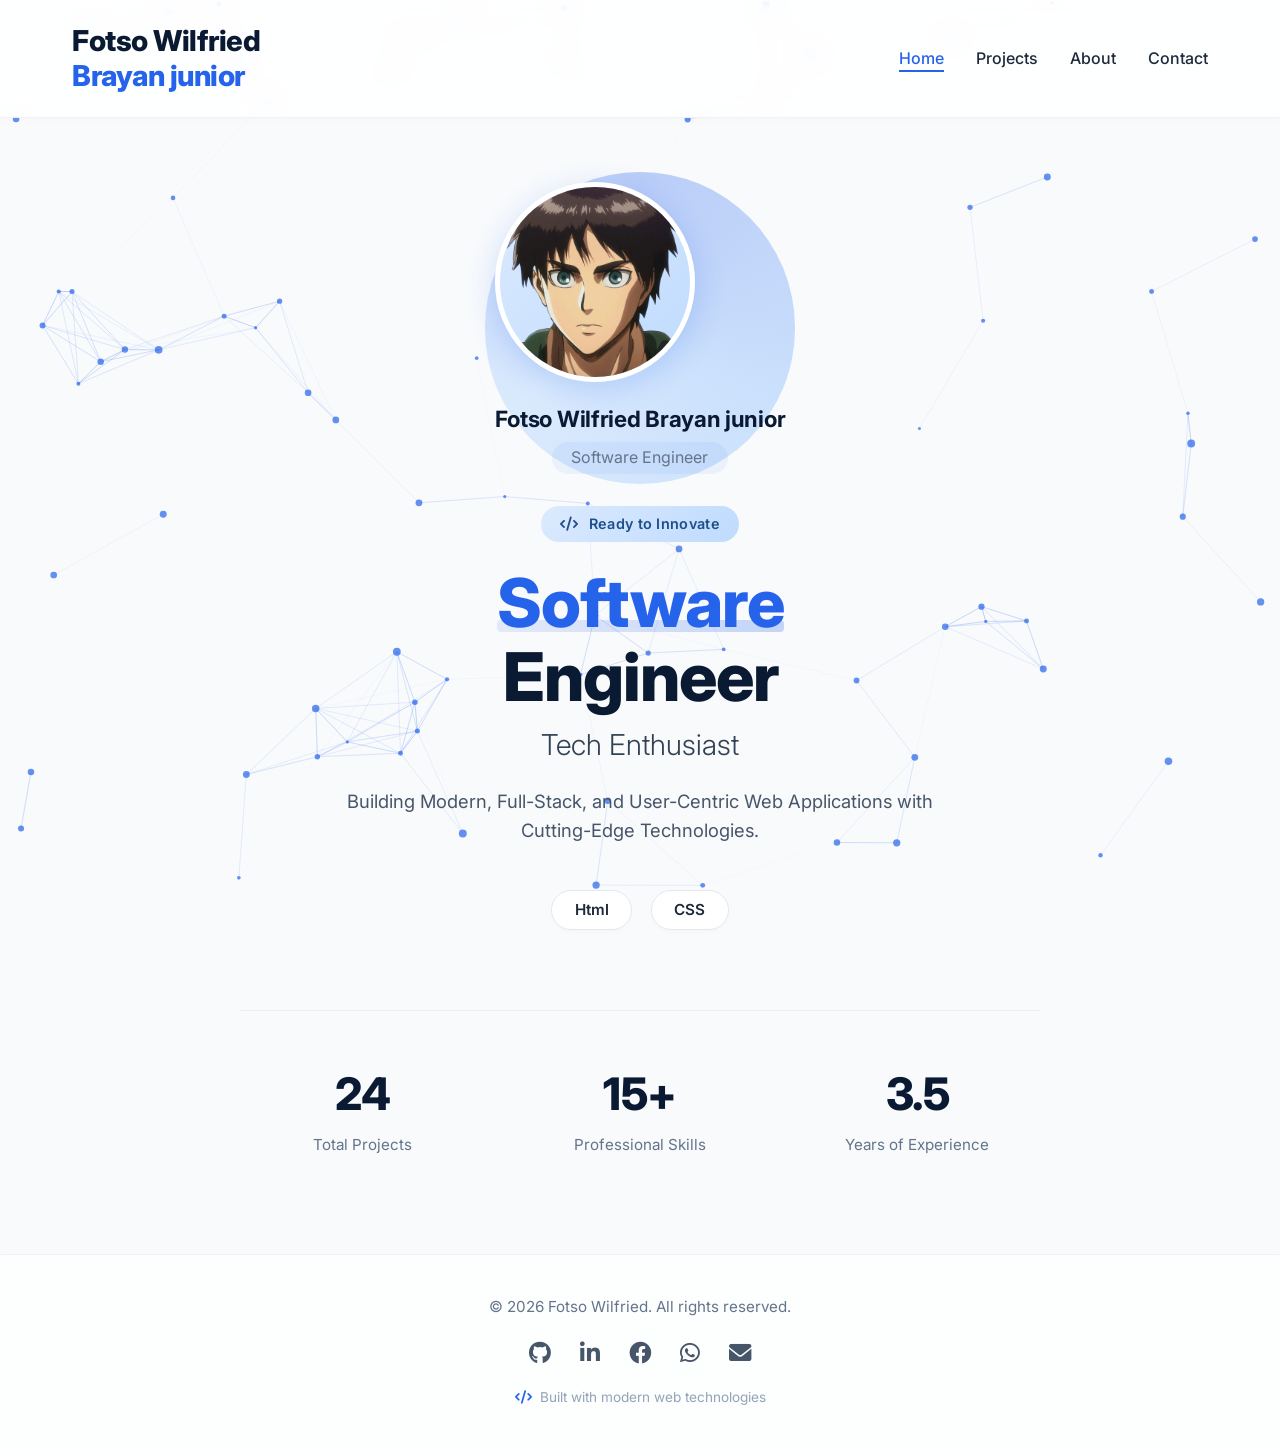
<file: index.html>
<!DOCTYPE html>
<html lang="en">
<head>
  <meta charset="UTF-8">
  <meta name="viewport" content="width=device-width, initial-scale=1.0">
  <title>Fotso Wilfried - Software Engineer</title>
  <!-- Google Fonts for a clean, modern look -->
  <link rel="preconnect" href="https://fonts.googleapis.com">
  <link rel="preconnect" href="https://fonts.gstatic.com" crossorigin>
  <link href="https://fonts.googleapis.com/css2?family=Inter:opsz,wght@14..32,300;14..32,400;14..32,600;14..32,700;14..32,800&display=swap" rel="stylesheet">
  <!-- Font Awesome for icons -->
  <link rel="stylesheet" href="https://cdnjs.cloudflare.com/ajax/libs/font-awesome/6.0.0-beta3/css/all.min.css">
  <style>
    /* ===== RESET & BASE ===== */
    * {
      margin: 0;
      padding: 0;
      box-sizing: border-box;
    }

    body {
      font-family: 'Inter', sans-serif;
      background-color: #f8fafc;
      color: #0b1a33;
      line-height: 1.6;
      overflow-x: hidden;
    }

    .container {
      max-width: 1200px;
      margin: 0 auto;
      padding: 0 2rem;
      position: relative;
      z-index: 2;
    }

    /* ===== ANIMATIONS ===== */
    @keyframes fadeInUp {
      from {
        opacity: 0;
        transform: translateY(30px);
      }
      to {
        opacity: 1;
        transform: translateY(0);
      }
    }

    @keyframes fadeIn {
      from {
        opacity: 0;
      }
      to {
        opacity: 1;
      }
    }

    @keyframes slideInLeft {
      from {
        opacity: 0;
        transform: translateX(-40px);
      }
      to {
        opacity: 1;
        transform: translateX(0);
      }
    }

    @keyframes slideInRight {
      from {
        opacity: 0;
        transform: translateX(40px);
      }
      to {
        opacity: 1;
        transform: translateX(0);
      }
    }

    @keyframes pulse {
      0% {
        transform: scale(1);
      }
      50% {
        transform: scale(1.05);
      }
      100% {
        transform: scale(1);
      }
    }

    @keyframes float {
      0% {
        transform: translateY(0px);
      }
      50% {
        transform: translateY(-10px);
      }
      100% {
        transform: translateY(0px);
      }
    }

    @keyframes shimmer {
      0% {
        background-position: -200% center;
      }
      100% {
        background-position: 200% center;
      }
    }

    @keyframes softPulse {
      0% { box-shadow: 0 0 0 0 rgba(37, 99, 235, 0.12); }
      50% { box-shadow: 0 0 0 25px rgba(37, 99, 235, 0.04); }
      100% { box-shadow: 0 0 0 0 rgba(37, 99, 235, 0.12); }
    }

    @keyframes borderGlow {
      0% { border-color: rgba(37, 99, 235, 0.3); }
      50% { border-color: rgba(37, 99, 235, 0.8); }
      100% { border-color: rgba(37, 99, 235, 0.3); }
    }

    @keyframes spin {
      from { transform: rotate(0deg); }
      to { transform: rotate(360deg); }
    }

    .animate-fade-in-up {
      animation: fadeInUp 0.8s ease forwards;
    }

    .animate-fade-in {
      animation: fadeIn 1s ease forwards;
    }

    .animate-slide-left {
      animation: slideInLeft 0.8s ease forwards;
    }

    .animate-slide-right {
      animation: slideInRight 0.8s ease forwards;
    }

    .animate-float {
      animation: float 3s ease-in-out infinite;
    }

    .animate-pulse-on-hover:hover {
      animation: pulse 0.5s ease;
    }

    .delay-1 {
      animation-delay: 0.1s;
    }
    .delay-2 {
      animation-delay: 0.2s;
    }
    .delay-3 {
      animation-delay: 0.3s;
    }
    .delay-4 {
      animation-delay: 0.4s;
    }
    .delay-5 {
      animation-delay: 0.5s;
    }

    /* ===== PARTICLE NETWORK CANVAS ===== */
    #particle-canvas {
      position: fixed;
      top: 0;
      left: 0;
      width: 100%;
      height: 100%;
      z-index: 0;
      pointer-events: none;
      background: transparent;
    }

    /* ===== HEADER / NAV ===== */
    header {
      padding: 1.5rem 0;
      border-bottom: 1px solid rgba(226, 232, 240, 0.5);
      background-color: rgba(255, 255, 255, 0.85);
      backdrop-filter: blur(10px);
      box-shadow: 0 2px 8px rgba(0,0,0,0.02);
      position: sticky;
      top: 0;
      z-index: 100;
      animation: fadeIn 0.8s ease;
    }

    nav {
      display: flex;
      justify-content: space-between;
      align-items: center;
      flex-wrap: wrap;
    }

    .logo {
      font-weight: 800;
      font-size: 1.8rem;
      letter-spacing: -0.5px;
      color: #0b1a33;
      transition: transform 0.3s ease;
      text-decoration: none;
      line-height: 1.2;
    }

    .logo:hover {
      transform: scale(1.02);
    }

    .logo span {
      color: #2563eb;
    }

    .nav-links {
      display: flex;
      gap: 2rem;
      list-style: none;
      font-weight: 500;
    }

    .nav-links a {
      text-decoration: none;
      color: #1e293b;
      transition: color 0.3s ease, transform 0.3s ease;
      position: relative;
      padding-bottom: 4px;
    }

    .nav-links a::after {
      content: '';
      position: absolute;
      bottom: 0;
      left: 0;
      width: 0;
      height: 2px;
      background-color: #2563eb;
      transition: width 0.3s ease;
    }

    .nav-links a:hover {
      color: #2563eb;
      transform: translateY(-2px);
    }

    .nav-links a:hover::after {
      width: 100%;
    }

    .nav-links a.active {
      color: #2563eb;
    }

    .nav-links a.active::after {
      width: 100%;
    }

    /* ===== HERO SECTION ===== */
    .hero {
      display: flex;
      flex-direction: column;
      align-items: center;
      text-align: center;
      padding: 4rem 0 3rem;
      position: relative;
      z-index: 2;
    }

    /* ===== PROFILE IMAGE - ENLARGED ===== */
    .profile-wrapper {
      margin-bottom: 2rem;
      animation: fadeInUp 0.6s ease;
      position: relative;
    }

    /* Glowing ring behind the profile image */
    .profile-wrapper::before {
      content: '';
      position: absolute;
      top: -10px;
      left: -10px;
      right: -10px;
      bottom: -10px;
      border-radius: 50%;
      background: conic-gradient(from 0deg, #2563eb, #60a5fa, #93c5fd, #2563eb);
      opacity: 0.3;
      animation: spin 6s linear infinite;
      z-index: -1;
    }

    .profile-image {
      width: 200px;
      height: 200px;
      border-radius: 50%;
      object-fit: cover;
      border: 5px solid white;
      box-shadow: 0 8px 30px rgba(37, 99, 235, 0.2);
      transition: all 0.4s cubic-bezier(0.4, 0, 0.2, 1);
      animation: softPulse 3s ease-in-out infinite;
      display: block;
      background: linear-gradient(135deg, #dbeafe, #bfdbfe);
      position: relative;
      z-index: 1;
    }

    .profile-image:hover {
      transform: scale(1.06) rotate(-3deg);
      box-shadow: 0 12px 45px rgba(37, 99, 235, 0.35);
      border-color: #2563eb;
      animation: borderGlow 1.5s ease-in-out infinite;
    }

    /* Fallback/placeholder if image fails to load */
    .profile-image-placeholder {
      display: none;
    }

    .profile-image::after {
      content: '';
      position: absolute;
      inset: 0;
      border-radius: 50%;
      box-shadow: inset 0 0 20px rgba(37, 99, 235, 0.1);
    }

    .profile-name {
      margin-top: 1.2rem;
      font-size: 1.4rem;
      font-weight: 700;
      color: #0b1a33;
      animation: fadeInUp 0.6s ease 0.1s both;
      letter-spacing: -0.3px;
    }

    .profile-title {
      font-size: 1rem;
      color: #64748b;
      font-weight: 400;
      animation: fadeInUp 0.6s ease 0.15s both;
      background: rgba(37, 99, 235, 0.06);
      padding: 0.2rem 1.2rem;
      border-radius: 20px;
      display: inline-block;
      margin-top: 0.3rem;
    }

    .hero-badge {
      background: linear-gradient(135deg, #dbeafe, #bfdbfe);
      color: #1e4f8a;
      padding: 0.4rem 1.2rem;
      border-radius: 30px;
      font-size: 0.9rem;
      font-weight: 600;
      letter-spacing: 0.3px;
      margin-bottom: 1.5rem;
      animation: fadeInUp 0.6s ease 0.2s both;
      transition: transform 0.3s ease, box-shadow 0.3s ease;
    }

    .hero-badge:hover {
      transform: translateY(-2px);
      box-shadow: 0 4px 12px rgba(37, 99, 235, 0.15);
    }

    .hero h1 {
      font-size: 4.2rem;
      font-weight: 800;
      line-height: 1.1;
      margin-bottom: 0.5rem;
      letter-spacing: -1px;
      animation: fadeInUp 0.6s ease 0.3s both;
    }

    .hero h1 .highlight {
      color: #2563eb;
      position: relative;
      display: inline-block;
    }

    .hero h1 .highlight::after {
      content: '';
      position: absolute;
      bottom: 8px;
      left: 0;
      width: 100%;
      height: 12px;
      background: linear-gradient(90deg, rgba(37, 99, 235, 0.1), rgba(37, 99, 235, 0.25), rgba(37, 99, 235, 0.1));
      background-size: 200% auto;
      z-index: -1;
      border-radius: 4px;
      animation: shimmer 3s linear infinite;
    }

    .hero-subtitle {
      font-size: 1.8rem;
      font-weight: 300;
      color: #334155;
      margin-bottom: 1.2rem;
      animation: fadeInUp 0.6s ease 0.4s both;
    }

    .hero-description {
      max-width: 680px;
      font-size: 1.15rem;
      color: #475569;
      margin-bottom: 2.8rem;
      padding: 0 1rem;
      animation: fadeInUp 0.6s ease 0.5s both;
    }

    /* Tech stack pills */
    .tech-pills {
      display: flex;
      flex-wrap: wrap;
      justify-content: center;
      gap: 0.8rem 1.2rem;
      margin-bottom: 3rem;
      animation: fadeInUp 0.6s ease 0.6s both;
    }

    .tech-pills span {
      background-color: rgba(255, 255, 255, 0.9);
      backdrop-filter: blur(4px);
      border: 1px solid #e2e8f0;
      padding: 0.4rem 1.4rem;
      border-radius: 40px;
      font-weight: 600;
      font-size: 0.95rem;
      color: #1e293b;
      box-shadow: 0 2px 4px rgba(0,0,0,0.02);
      transition: all 0.3s cubic-bezier(0.4, 0, 0.2, 1);
      cursor: default;
    }

    .tech-pills span:hover {
      border-color: #2563eb;
      background-color: rgba(248, 250, 255, 0.95);
      transform: translateY(-3px) scale(1.02);
      box-shadow: 0 8px 20px rgba(37, 99, 235, 0.12);
    }

    /* ===== STATS ===== */
    .stats-grid {
      display: grid;
      grid-template-columns: repeat(auto-fit, minmax(150px, 1fr));
      gap: 2rem;
      margin: 2rem 0 1rem;
      width: 100%;
      max-width: 800px;
      border-top: 1px solid rgba(226, 232, 240, 0.6);
      padding-top: 3rem;
      animation: fadeInUp 0.6s ease 0.7s both;
    }

    .stat-item {
      text-align: center;
      transition: transform 0.3s ease;
    }

    .stat-item:hover {
      transform: translateY(-5px);
    }

    .stat-number {
      font-size: 2.8rem;
      font-weight: 800;
      color: #0b1a33;
      letter-spacing: -0.5px;
      transition: color 0.3s ease;
    }

    .stat-item:hover .stat-number {
      color: #2563eb;
    }

    .stat-label {
      font-size: 0.95rem;
      color: #64748b;
      font-weight: 400;
      margin-top: 0.2rem;
    }

    /* ===== FOOTER ===== */
    footer {
      text-align: center;
      padding: 2.5rem 0;
      border-top: 1px solid rgba(226, 232, 240, 0.5);
      margin-top: 2rem;
      color: #64748b;
      font-size: 0.95rem;
      animation: fadeIn 1s ease 0.5s both;
      position: relative;
      z-index: 2;
      background-color: rgba(255, 255, 255, 0.7);
      backdrop-filter: blur(4px);
    }

    footer .social-links {
      display: flex;
      justify-content: center;
      gap: 1.8rem;
      margin-top: 1rem;
      font-size: 1.4rem;
    }

    footer .social-links a {
      color: #475569;
      transition: all 0.3s cubic-bezier(0.4, 0, 0.2, 1);
      display: inline-block;
    }

    footer .social-links a:hover {
      color: #2563eb;
      transform: translateY(-4px) scale(1.1);
    }

    footer .social-links a:active {
      transform: scale(0.95);
    }

    footer .fa-code {
      color: #2563eb;
      transition: transform 0.5s ease;
    }

    footer .fa-code:hover {
      transform: rotate(10deg) scale(1.1);
    }

    /* ===== RESPONSIVE ===== */
    @media (max-width: 850px) {
      .about-grid {
        grid-template-columns: 1fr;
        gap: 2rem;
      }
      .about-image-placeholder {
        order: -1;
      }
    }

    @media (max-width: 640px) {
      .hero h1 {
        font-size: 2.8rem;
      }
      .hero-subtitle {
        font-size: 1.3rem;
      }
      .container {
        padding: 0 1.2rem;
      }
      .stats-grid {
        grid-template-columns: 1fr 1fr;
        gap: 1.5rem;
      }
      .nav-links {
        gap: 1.2rem;
        font-size: 0.95rem;
      }
      .logo {
        font-size: 1.5rem;
      }
      .profile-image {
        width: 150px;
        height: 150px;
      }
      .profile-wrapper::before {
        top: -8px;
        left: -8px;
        right: -8px;
        bottom: -8px;
      }
      .profile-name {
        font-size: 1.2rem;
      }
      .profile-title {
        font-size: 0.9rem;
      }
    }

    @media (max-width: 480px) {
      .stats-grid {
        grid-template-columns: 1fr;
        gap: 1rem;
      }
      .tech-pills span {
        font-size: 0.8rem;
        padding: 0.2rem 1rem;
      }
      .hero {
        padding: 2rem 0 1.5rem;
      }
      .profile-image {
        width: 130px;
        height: 130px;
      }
      .profile-wrapper::before {
        top: -6px;
        left: -6px;
        right: -6px;
        bottom: -6px;
      }
    }
  </style>
</head>
<body>

  <!-- ===== PARTICLE NETWORK CANVAS ===== -->
  <canvas id="particle-canvas"></canvas>

  <!-- ===== HEADER ===== -->
  <header>
    <div class="container">
      <nav>
        <a href="index.html" class="logo">Fotso Wilfried<br><span>Brayan junior</span></a>
        <ul class="nav-links">
          <li><a href="index.html" class="active">Home</a></li>
          <li><a href="projects.html">Projects</a></li>
          <li><a href="about.html">About</a></li>
          <li><a href="contact.html">Contact</a></li>
        </ul>
      </nav>
    </div>
  </header>

  <main>
    <div class="container">

      <!-- ===== HERO ===== -->
      <section class="hero">

        <!-- ===== PROFILE IMAGE ===== -->
        <div class="profile-wrapper">
          <img src="Eren.png" alt="Fotso Wilfried" class="profile-image" onerror="this.style.display='none'; document.querySelector('.profile-image-placeholder').style.display='flex';">
          <div class="profile-image-placeholder">
            <i class="fas fa-user-circle"></i>
          </div>

          <div class="profile-name">Fotso Wilfried Brayan junior</div>
          <div class="profile-title">Software Engineer</div>
        </div>

        <div class="hero-badge">
          <i class="fas fa-code" style="margin-right: 6px;"></i> Ready to Innovate
        </div>
        <h1>
          <span class="highlight">Software</span><br>Engineer
        </h1>
        <p class="hero-subtitle">Tech Enthusiast</p>
        <p class="hero-description">
          Building Modern, Full-Stack, and User-Centric Web Applications with Cutting-Edge Technologies.
        </p>

        <!-- Tech stack pills -->
        <div class="tech-pills">
          <span>Html</span>
          <span>CSS</span>
        </div>

        <!-- ===== STATS ===== -->
        <div class="stats-grid">
          <div class="stat-item">
            <div class="stat-number">24</div>
            <div class="stat-label">Total Projects</div>
          </div>
          <div class="stat-item">
            <div class="stat-number">15+</div>
            <div class="stat-label">Professional Skills</div>
          </div>
          <div class="stat-item">
            <div class="stat-number">3.5</div>
            <div class="stat-label">Years of Experience</div>
          </div>
        </div>
      </section>

    </div>
  </main>

  <!-- ===== FOOTER ===== -->
  <footer>
    <div class="container">
      <p>© 2026 Fotso Wilfried. All rights reserved.</p>
      <div class="social-links">
        <a href="https://github.com/jude237-h/fotso-wilfried" aria-label="GitHub"><i class="fab fa-github"></i></a>
        <a href="https://linkedin.com/in/fotso junior" aria-label="LinkedIn"><i class="fab fa-linkedin-in"></i></a>
        <a href="https://www.facebook.com/Jude Sharpe" aria-label="Facebook"><i class="fab fa-facebook"></i></a>
        <a href="https://wa.me/237653718185" aria-label="WhatsApp"><i class="fab fa-whatsapp"></i></a>
        <a href="mailto:fotsojun30@gmail.com" aria-label="Email"><i class="fas fa-envelope"></i></a>
      </div>
      <p style="margin-top: 1rem; font-size: 0.85rem; color: #94a3b8;">
        <i class="fas fa-code" style="margin-right: 4px;"></i> Built with modern web technologies
      </p>
    </div>
  </footer>

  <script>
    // ===== PARTICLE NETWORK ANIMATION =====
    (function() {
      const canvas = document.getElementById('particle-canvas');
      const ctx = canvas.getContext('2d');
      let width, height;
      let particles = [];
      const particleCount = 80;
      const maxDistance = 150;
      let mouse = { x: null, y: null };

      function resize() {
        width = window.innerWidth;
        height = window.innerHeight;
        canvas.width = width;
        canvas.height = height;
      }

      function createParticles() {
        particles = [];
        for (let i = 0; i < particleCount; i++) {
          particles.push({
            x: Math.random() * width,
            y: Math.random() * height,
            vx: (Math.random() - 0.5) * 0.6,
            vy: (Math.random() - 0.5) * 0.6,
            radius: Math.random() * 2.5 + 1.5
          });
        }
      }

      function drawParticles() {
        ctx.clearRect(0, 0, width, height);
        
        // Draw connections first (behind particles)
        for (let i = 0; i < particles.length; i++) {
          for (let j = i + 1; j < particles.length; j++) {
            const dx = particles[i].x - particles[j].x;
            const dy = particles[i].y - particles[j].y;
            const distance = Math.sqrt(dx * dx + dy * dy);
            
            if (distance < maxDistance) {
              const opacity = 1 - (distance / maxDistance);
              ctx.beginPath();
              ctx.strokeStyle = `rgba(37, 99, 235, ${opacity * 0.4})`;
              ctx.lineWidth = 0.8;
              ctx.moveTo(particles[i].x, particles[i].y);
              ctx.lineTo(particles[j].x, particles[j].y);
              ctx.stroke();
            }
          }
        }

        // Draw particles
        for (let p of particles) {
          ctx.beginPath();
          ctx.arc(p.x, p.y, p.radius, 0, Math.PI * 2);
          ctx.fillStyle = 'rgba(37, 99, 235, 0.7)';
          ctx.fill();
        }

        // Connect to mouse
        if (mouse.x !== null && mouse.y !== null) {
          for (let p of particles) {
            const dx = p.x - mouse.x;
            const dy = p.y - mouse.y;
            const distance = Math.sqrt(dx * dx + dy * dy);
            if (distance < maxDistance) {
              const opacity = 1 - (distance / maxDistance);
              ctx.beginPath();
              ctx.strokeStyle = `rgba(37, 99, 235, ${opacity * 0.3})`;
              ctx.lineWidth = 1;
              ctx.moveTo(p.x, p.y);
              ctx.lineTo(mouse.x, mouse.y);
              ctx.stroke();
            }
          }
        }
      }

      function updateParticles() {
        for (let p of particles) {
          p.x += p.vx;
          p.y += p.vy;

          if (p.x < 0 || p.x > width) p.vx *= -1;
          if (p.y < 0 || p.y > height) p.vy *= -1;
        }
      }

      function animate() {
        updateParticles();
        drawParticles();
        requestAnimationFrame(animate);
      }

      function onMouseMove(e) {
        mouse.x = e.clientX;
        mouse.y = e.clientY;
      }

      function onMouseLeave() {
        mouse.x = null;
        mouse.y = null;
      }

      function init() {
        resize();
        createParticles();
        animate();
        window.addEventListener('resize', () => {
          resize();
          createParticles();
        });
        window.addEventListener('mousemove', onMouseMove);
        window.addEventListener('mouseleave', onMouseLeave);
      }

      // Start when DOM is ready
      if (document.readyState === 'loading') {
        document.addEventListener('DOMContentLoaded', init);
      } else {
        init();
      }
    })();
  </script>

</body>
</html>
</file>
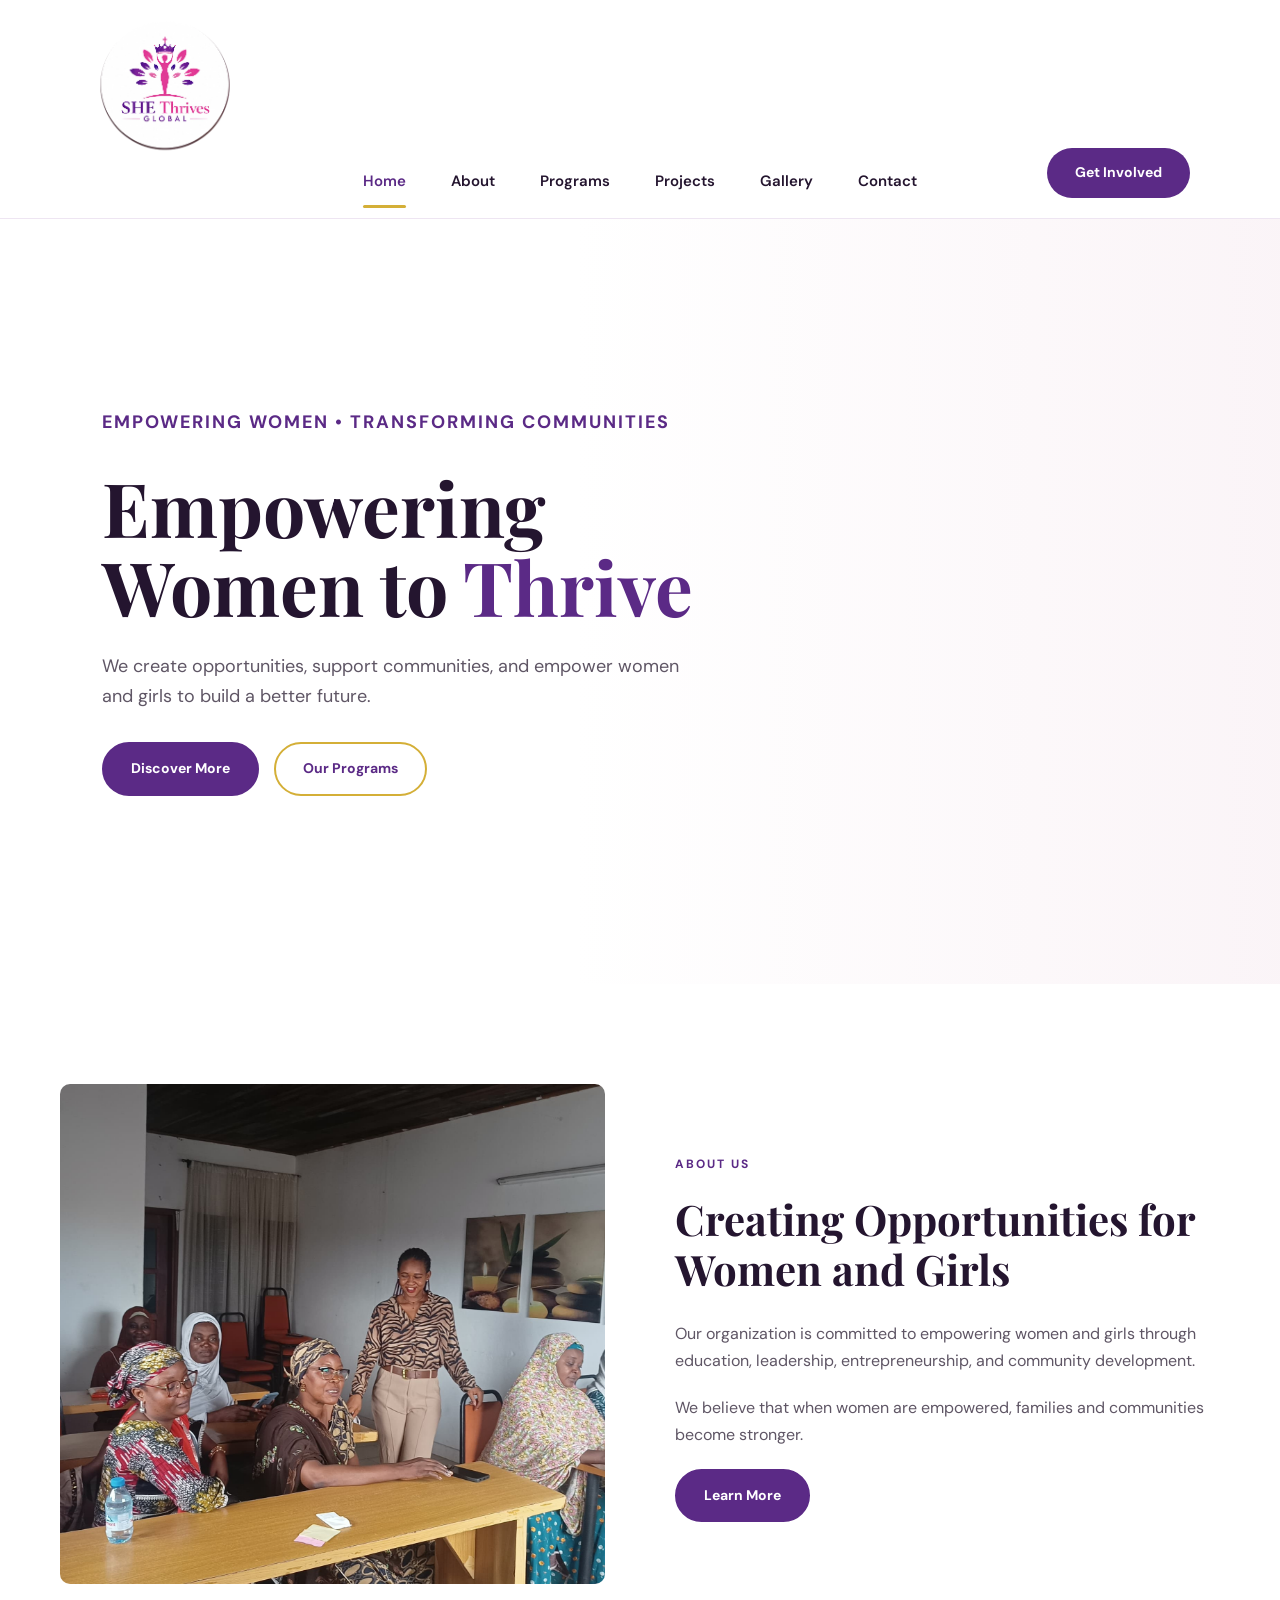
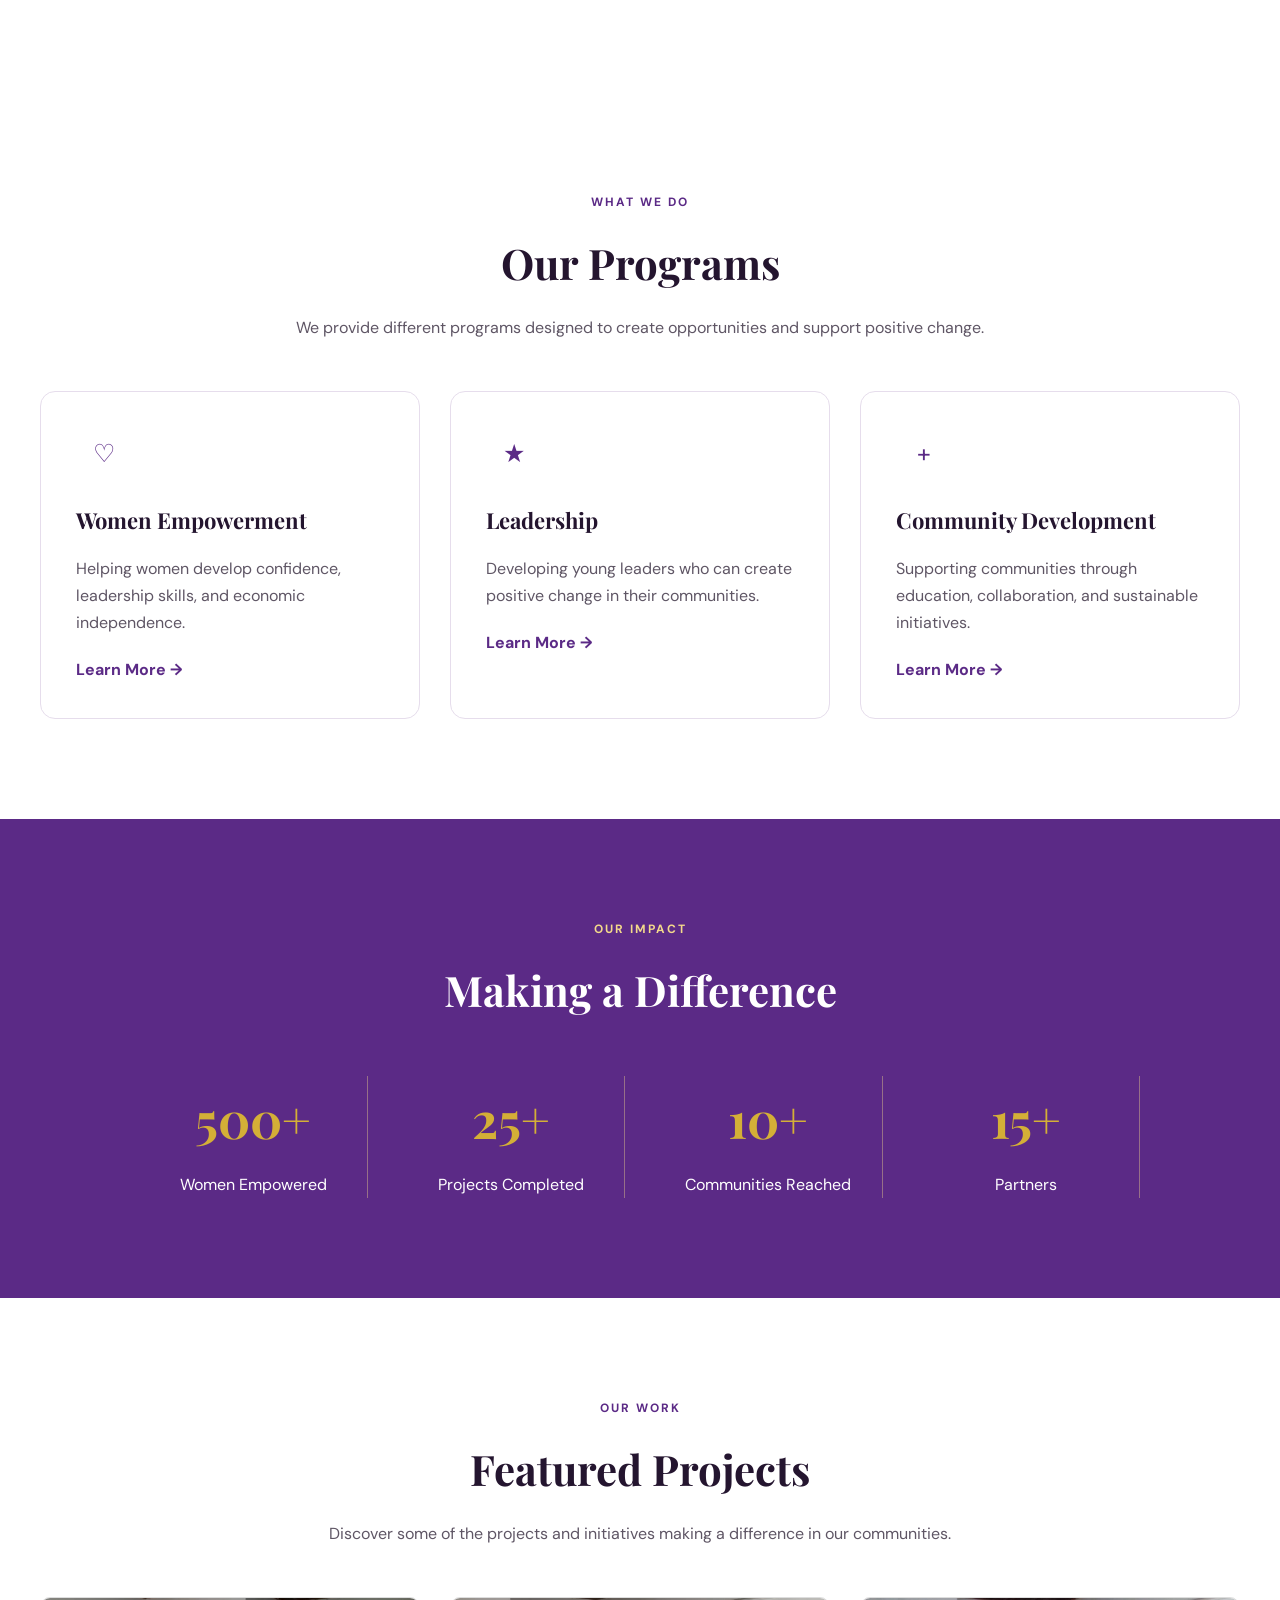
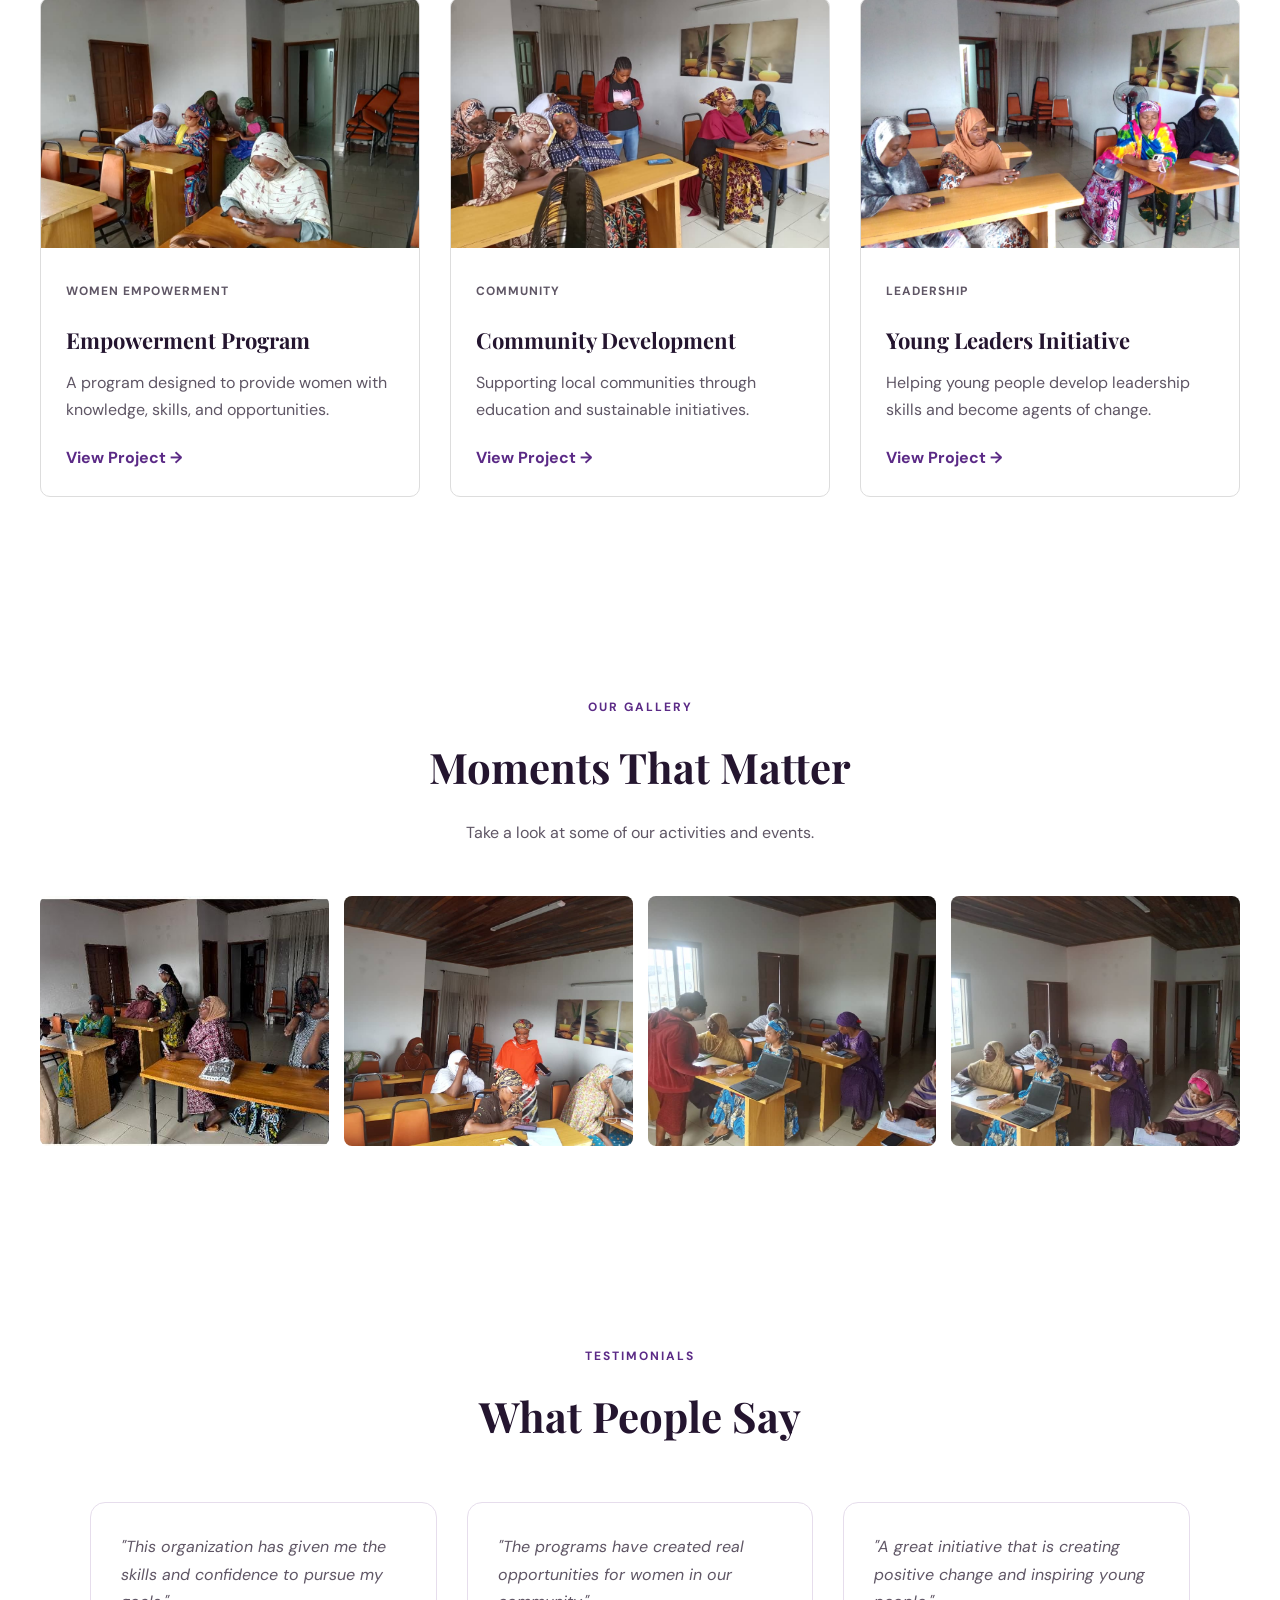
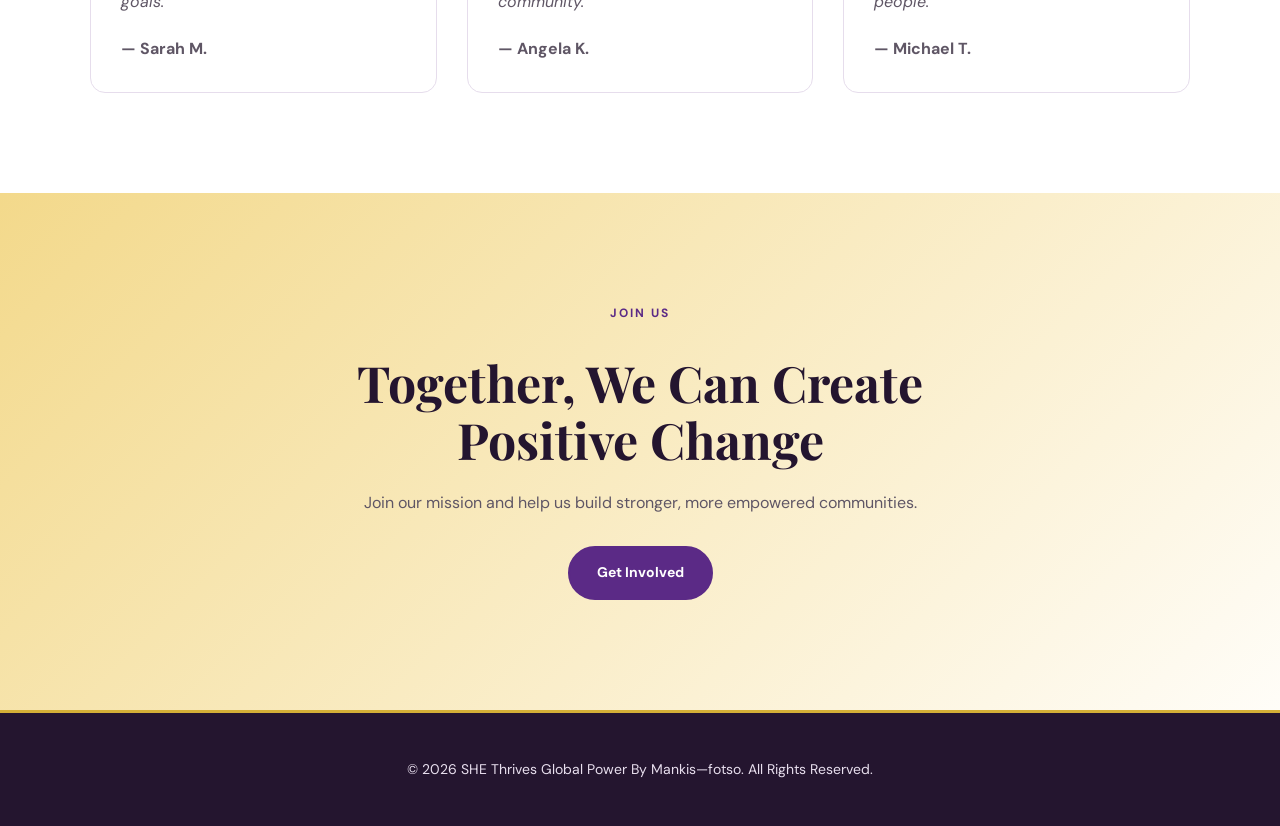
<file: SHE-Thrive/index.html>
<!DOCTYPE html>
<html lang="en">
<head>
    <meta charset="UTF-8">
    <meta name="viewport" content="width=device-width, initial-scale=1.0">

    <title>SHE Thrive International</title>

    <link rel="preconnect" href="https://fonts.googleapis.com">

<link rel="preconnect"
      href="https://fonts.gstatic.com"
      crossorigin>

<link href="https://fonts.googleapis.com/css2?family=DM+Sans:wght@400;500;600;700&family=Playfair+Display:wght@500;600;700&display=swap"
      rel="stylesheet">

    <link rel="stylesheet" href="css/style.css">

<style>
.language-switcher{display:flex;align-items:center;margin-left:18px;flex-shrink:0}.language-switcher select{border:1px solid #d4af37;border-radius:20px;padding:8px 12px;background:#fff;color:#4b1b6f;font:600 14px 'DM Sans',sans-serif;cursor:pointer;outline:none}.language-switcher select:focus{box-shadow:0 0 0 3px rgba(212,175,55,.18)}.goog-te-banner-frame.skiptranslate{display:none!important}body{top:0!important}.goog-logo-link,.goog-te-gadget span{display:none!important}.goog-te-gadget{font-size:0!important}.goog-te-combo{margin:0!important}@media(max-width:900px){.language-switcher{margin:10px 0}.language-switcher select{width:100%}}</style>
</head>

<body>

   <header class="site-header">

    <!-- Logo -->
    <div class="header-logo">
        <a href="index.html">
            <img
                src="images/logo.png"
                alt="SHE Thrives Global"
            >
        </a>
    </div>

    <!-- Navigation -->
    <nav class="main-nav" id="mainNav">

      <a href="index.html" class="nav-link active">
    Home
</a>
        <a href="about.html" class="nav-link">
            About
        </a>

        <a href="programs.html" class="nav-link">
            Programs
        </a>

        <a href="projects.html" class="nav-link">
            Projects
        </a>

        <a href="gallery.html" class="nav-link">
            Gallery
        </a>

        <a href="contact.html" class="nav-link">
            Contact
        </a>

    </nav>

    <!-- Get involved -->
    <a href="contact.html" class="header-button">
        Get Involved
    </a>


<!-- Language selector -->
<div class="language-switcher" aria-label="Language selector">
  <div id="google_translate_element"></div>
</div>

        <!-- Mobile menu -->
   

</header>


   <main>

    <!-- Hero Section -->
    <section class="hero">

        <div class="hero-content">

            <p class="subtitle">
                EMPOWERING WOMEN • TRANSFORMING COMMUNITIES
            </p>

            <h1>
                Empowering Women to
                <span>Thrive</span>
            </h1>

            <p>
                We create opportunities, support communities,
                and empower women and girls to build a better future.
            </p>

            <div class="hero-buttons">
                <a href="about.html" class="btn">
                    Discover More
                </a>

                <a href="programs.html" class="btn btn-outline">
                    Our Programs
                </a>
            </div>

        </div>

    </section>


    <!-- About Section -->
    <section class="about">

        <div class="about-image">
            <img src="images/about.jpg" alt="Women working together">
        </div>

        <div class="about-content">

            <p class="section-subtitle">
                ABOUT US
            </p>

            <h2>
                Creating Opportunities for
                <span>Women and Girls</span>
            </h2>

            <p>
                Our organization is committed to empowering women and
                girls through education, leadership, entrepreneurship,
                and community development.
            </p>

            <p>
                We believe that when women are empowered, families
                and communities become stronger.
            </p>

            <a href="about.html" class="btn">
                Learn More
            </a>

        </div>

    </section>


    <!-- Programs Section -->
    <section class="programs">

        <div class="section-heading">

            <p class="section-subtitle">
                WHAT WE DO
            </p>

            <h2>
                Our Programs
            </h2>

            <p>
                We provide different programs designed to create
                opportunities and support positive change.
            </p>

        </div>


        <div class="program-container">

            <!-- Program 1 -->
            <div class="program-card">

                <div class="program-icon">
                    ♡
                </div>

                <h3>
                    Women Empowerment
                </h3>

                <p>
                    Helping women develop confidence, leadership
                    skills, and economic independence.
                </p>

                <a href="programs.html">
                    Learn More →
                </a>

            </div>


            <!-- Program 2 -->
            <div class="program-card">

                <div class="program-icon">
                    ★
                </div>

                <h3>
                    Leadership
                </h3>

                <p>
                    Developing young leaders who can create
                    positive change in their communities.
                </p>

                <a href="programs.html">
                    Learn More →
                </a>

            </div>


            <!-- Program 3 -->
            <div class="program-card">

                <div class="program-icon">
                    +
                </div>

                <h3>
                    Community Development
                </h3>

                <p>
                    Supporting communities through education,
                    collaboration, and sustainable initiatives.
                </p>

                <a href="programs.html">
                    Learn More →
                </a>

            </div>

        </div>

    </section>


    <!-- Impact Section -->
    <section class="impact">

        <div class="section-heading">

            <p class="section-subtitle">
                OUR IMPACT
            </p>

            <h2>
                Making a Difference
            </h2>

        </div>


        <div class="impact-container">

            <div class="impact-item">
                <h3>500+</h3>
                <p>Women Empowered</p>
            </div>

            <div class="impact-item">
                <h3>25+</h3>
                <p>Projects Completed</p>
            </div>

            <div class="impact-item">
                <h3>10+</h3>
                <p>Communities Reached</p>
            </div>

            <div class="impact-item">
                <h3>15+</h3>
                <p>Partners</p>
            </div>

        </div>

    </section>


    <!-- Projects Section -->
<section class="projects">

    <div class="section-heading">

        <p class="section-subtitle">
            OUR WORK
        </p>

        <h2>Featured Projects</h2>

        <p>
            Discover some of the projects and initiatives
            making a difference in our communities.
        </p>

    </div>


    <div class="project-container">

        <!-- Project 1 -->
        <div class="project-card">

            <img src="images/project1.jpg" alt="Women empowerment project">

            <div class="project-content">

                <p class="project-category">
                    WOMEN EMPOWERMENT
                </p>

                <h3>Empowerment Program</h3>

                <p>
                    A program designed to provide women with
                    knowledge, skills, and opportunities.
                </p>

                <a href="projects.html">
                    View Project →
                </a>

            </div>

        </div>


        <!-- Project 2 -->
        <div class="project-card">

            <img src="images/project2.jpg" alt="Community project">

            <div class="project-content">

                <p class="project-category">
                    COMMUNITY
                </p>

                <h3>Community Development</h3>

                <p>
                    Supporting local communities through
                    education and sustainable initiatives.
                </p>

                <a href="projects.html">
                    View Project →
                </a>

            </div>

        </div>


        <!-- Project 3 -->
        <div class="project-card">

            <img src="images/project3.jpg" alt="Leadership project">

            <div class="project-content">

                <p class="project-category">
                    LEADERSHIP
                </p>

                <h3>Young Leaders Initiative</h3>

                <p>
                    Helping young people develop leadership
                    skills and become agents of change.
                </p>

                <a href="projects.html">
                    View Project →
                </a>

            </div>

        </div>

    </div>

</section>


<!-- Gallery Section -->
<section class="gallery">

    <div class="section-heading">

        <p class="section-subtitle">
            OUR GALLERY
        </p>

        <h2>Moments That Matter</h2>

        <p>
            Take a look at some of our activities and events.
        </p>

    </div>


    <div class="gallery-container">

        <img src="images/gallery1.jpg" alt="Community event">

        <img src="images/gallery2.jpg" alt="Women training">

        <img src="images/gallery3.jpg" alt="Team activity">

        <img src="images/gallery4.jpg" alt="Community activity">

    </div>

</section>


<!-- Testimonials -->
<section class="testimonials">

    <div class="section-heading">

        <p class="section-subtitle">
            TESTIMONIALS
        </p>

        <h2>What People Say</h2>

    </div>


    <div class="testimonial-container">

        <div class="testimonial-card">

            <p>
                "This organization has given me the skills
                and confidence to pursue my goals."
            </p>

            <h4>— Sarah M.</h4>

        </div>


        <div class="testimonial-card">

            <p>
                "The programs have created real opportunities
                for women in our community."
            </p>

            <h4>— Angela K.</h4>

        </div>


        <div class="testimonial-card">

            <p>
                "A great initiative that is creating positive
                change and inspiring young people."
            </p>

            <h4>— Michael T.</h4>

        </div>

    </div>

</section>


<!-- Call To Action -->
<section class="cta">

    <div class="cta-content">

        <p class="section-subtitle">
            JOIN US
        </p>

        <h2>
            Together, We Can Create
            <span>Positive Change</span>
        </h2>

        <p>
            Join our mission and help us build stronger,
            more empowered communities.
        </p>

        <a href="contact.html" class="btn">
            Get Involved
        </a>

    </div>

</section>

</main>


    <!-- Footer -->
    <footer>
        <p>
            © 2026 SHE Thrives Global Power By Mankis—fotso. All Rights Reserved.
        </p>
    </footer>


    <script src="js/script.js"></script>


<script>
function googleTranslateElementInit(){
  new google.translate.TranslateElement({pageLanguage:'en',includedLanguages:'en,fr',autoDisplay:false},'google_translate_element');
}
</script>
<script src="https://translate.google.com/translate_a/element.js?cb=googleTranslateElementInit"></script>

</body>
</html>
</file>
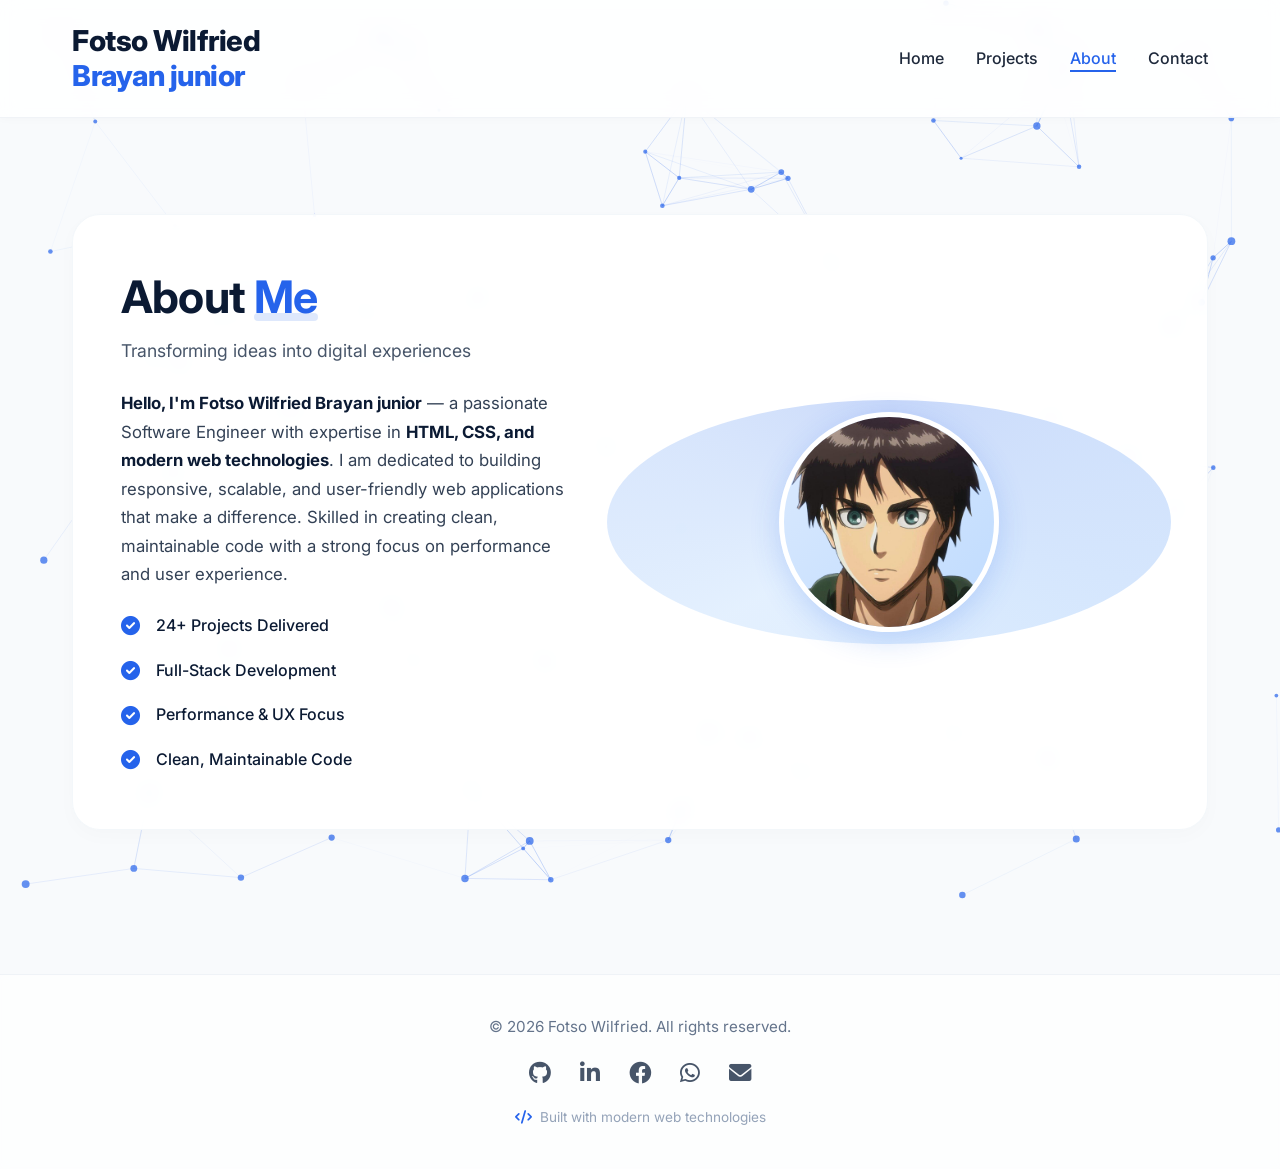
<file: about.html>
<!DOCTYPE html>
<html lang="en">
<head>
  <meta charset="UTF-8">
  <meta name="viewport" content="width=device-width, initial-scale=1.0">
  <title>About · Fotso Wilfried</title>
  <!-- Google Fonts for a clean, modern look -->
  <link rel="preconnect" href="https://fonts.googleapis.com">
  <link rel="preconnect" href="https://fonts.gstatic.com" crossorigin>
  <link href="https://fonts.googleapis.com/css2?family=Inter:opsz,wght@14..32,300;14..32,400;14..32,600;14..32,700;14..32,800&display=swap" rel="stylesheet">
  <!-- Font Awesome for icons -->
  <link rel="stylesheet" href="https://cdnjs.cloudflare.com/ajax/libs/font-awesome/6.0.0-beta3/css/all.min.css">
  <style>
    /* ===== RESET & BASE ===== */
    * {
      margin: 0;
      padding: 0;
      box-sizing: border-box;
    }

    body {
      font-family: 'Inter', sans-serif;
      background-color: #f8fafc;
      color: #0b1a33;
      line-height: 1.6;
      overflow-x: hidden;
    }

    .container {
      max-width: 1200px;
      margin: 0 auto;
      padding: 0 2rem;
      position: relative;
      z-index: 2;
    }

    /* ===== ANIMATIONS ===== */
    @keyframes fadeInUp {
      from {
        opacity: 0;
        transform: translateY(30px);
      }
      to {
        opacity: 1;
        transform: translateY(0);
      }
    }

    @keyframes fadeIn {
      from {
        opacity: 0;
      }
      to {
        opacity: 1;
      }
    }

    @keyframes slideInLeft {
      from {
        opacity: 0;
        transform: translateX(-40px);
      }
      to {
        opacity: 1;
        transform: translateX(0);
      }
    }

    @keyframes slideInRight {
      from {
        opacity: 0;
        transform: translateX(40px);
      }
      to {
        opacity: 1;
        transform: translateX(0);
      }
    }

    @keyframes float {
      0% {
        transform: translateY(0px);
      }
      50% {
        transform: translateY(-10px);
      }
      100% {
        transform: translateY(0px);
      }
    }

    @keyframes shimmer {
      0% {
        background-position: -200% center;
      }
      100% {
        background-position: 200% center;
      }
    }

    @keyframes spin {
      from { transform: rotate(0deg); }
      to { transform: rotate(360deg); }
    }

    @keyframes softPulse {
      0% { box-shadow: 0 0 0 0 rgba(37, 99, 235, 0.12); }
      50% { box-shadow: 0 0 0 25px rgba(37, 99, 235, 0.04); }
      100% { box-shadow: 0 0 0 0 rgba(37, 99, 235, 0.12); }
    }

    @keyframes borderGlow {
      0% { border-color: rgba(37, 99, 235, 0.3); }
      50% { border-color: rgba(37, 99, 235, 0.8); }
      100% { border-color: rgba(37, 99, 235, 0.3); }
    }

    /* ===== PARTICLE NETWORK CANVAS ===== */
    #particle-canvas {
      position: fixed;
      top: 0;
      left: 0;
      width: 100%;
      height: 100%;
      z-index: 0;
      pointer-events: none;
      background: transparent;
    }

    /* ===== HEADER / NAV ===== */
    header {
      padding: 1.5rem 0;
      border-bottom: 1px solid rgba(226, 232, 240, 0.5);
      background-color: rgba(255, 255, 255, 0.85);
      backdrop-filter: blur(10px);
      box-shadow: 0 2px 8px rgba(0,0,0,0.02);
      position: sticky;
      top: 0;
      z-index: 100;
      animation: fadeIn 0.8s ease;
    }

    nav {
      display: flex;
      justify-content: space-between;
      align-items: center;
      flex-wrap: wrap;
    }

    .logo {
      font-weight: 800;
      font-size: 1.8rem;
      letter-spacing: -0.5px;
      color: #0b1a33;
      transition: transform 0.3s ease;
      text-decoration: none;
      line-height: 1.2;
    }

    .logo:hover {
      transform: scale(1.02);
    }

    .logo span {
      color: #2563eb;
    }

    .nav-links {
      display: flex;
      gap: 2rem;
      list-style: none;
      font-weight: 500;
    }

    .nav-links a {
      text-decoration: none;
      color: #1e293b;
      transition: color 0.3s ease, transform 0.3s ease;
      position: relative;
      padding-bottom: 4px;
    }

    .nav-links a::after {
      content: '';
      position: absolute;
      bottom: 0;
      left: 0;
      width: 0;
      height: 2px;
      background-color: #2563eb;
      transition: width 0.3s ease;
    }

    .nav-links a:hover {
      color: #2563eb;
      transform: translateY(-2px);
    }

    .nav-links a:hover::after {
      width: 100%;
    }

    .nav-links a.active {
      color: #2563eb;
    }

    .nav-links a.active::after {
      width: 100%;
    }

    /* ===== ABOUT SECTION ===== */
    .about-page {
      padding: 4rem 0 3rem;
    }

    .about-section {
      background-color: rgba(255, 255, 255, 0.92);
      backdrop-filter: blur(8px);
      border-radius: 28px;
      padding: 3.5rem 3rem;
      margin: 2rem 0 4rem;
      box-shadow: 0 6px 20px rgba(0,0,0,0.02);
      border: 1px solid rgba(241, 245, 249, 0.8);
      animation: fadeInUp 0.8s ease 0.3s both;
      transition: box-shadow 0.4s ease, transform 0.4s ease;
    }

    .about-section:hover {
      box-shadow: 0 12px 40px rgba(0,0,0,0.06);
      transform: translateY(-2px);
    }

    .about-grid {
      display: grid;
      grid-template-columns: 1fr 1.2fr;
      gap: 3rem;
      align-items: center;
    }

    .about-title {
      font-size: 2.8rem;
      font-weight: 700;
      letter-spacing: -0.8px;
      line-height: 1.2;
      margin-bottom: 0.75rem;
      animation: slideInLeft 0.6s ease both;
    }

    .about-title span {
      color: #2563eb;
      position: relative;
      display: inline-block;
    }

    .about-title span::after {
      content: '';
      position: absolute;
      bottom: 4px;
      left: 0;
      width: 100%;
      height: 8px;
      background: rgba(37, 99, 235, 0.15);
      z-index: -1;
      border-radius: 4px;
    }

    .about-sub {
      font-size: 1.1rem;
      font-weight: 400;
      color: #475569;
      margin-bottom: 1.5rem;
      animation: slideInLeft 0.6s ease 0.1s both;
    }

    .about-text {
      color: #334155;
      margin-bottom: 1.5rem;
      font-size: 1.05rem;
      line-height: 1.7;
      animation: slideInLeft 0.6s ease 0.2s both;
    }

    .about-text strong {
      color: #0b1a33;
    }

    .about-highlights {
      display: flex;
      flex-wrap: wrap;
      gap: 1.2rem 2rem;
      margin-top: 1.2rem;
      animation: slideInLeft 0.6s ease 0.3s both;
    }

    .about-highlights li {
      list-style: none;
      display: flex;
      align-items: center;
      gap: 0.6rem;
      font-weight: 500;
      transition: transform 0.3s ease;
      cursor: default;
    }

    .about-highlights li:hover {
      transform: translateX(5px);
    }

    .about-highlights i {
      color: #2563eb;
      font-size: 1.2rem;
      width: 1.6rem;
      transition: transform 0.3s ease;
    }

    .about-highlights li:hover i {
      transform: scale(1.15);
    }

    /* ===== ABOUT PROFILE IMAGE ===== */
    .about-image-wrapper {
      display: flex;
      justify-content: center;
      align-items: center;
      animation: slideInRight 0.6s ease both;
    }

    .about-profile-image {
      width: 220px;
      height: 220px;
      border-radius: 50%;
      object-fit: cover;
      border: 5px solid white;
      box-shadow: 0 8px 30px rgba(37, 99, 235, 0.2);
      transition: all 0.4s cubic-bezier(0.4, 0, 0.2, 1);
      animation: softPulse 3s ease-in-out infinite;
      background: linear-gradient(135deg, #dbeafe, #bfdbfe);
      position: relative;
    }

    .about-profile-image:hover {
      transform: scale(1.06) rotate(-3deg);
      box-shadow: 0 12px 45px rgba(37, 99, 235, 0.35);
      border-color: #2563eb;
      animation: borderGlow 1.5s ease-in-out infinite;
    }

    .about-image-wrapper::before {
      content: '';
      position: absolute;
      top: -12px;
      left: -12px;
      right: -12px;
      bottom: -12px;
      border-radius: 50%;
      background: conic-gradient(from 0deg, #2563eb, #60a5fa, #93c5fd, #2563eb);
      opacity: 0.25;
      animation: spin 6s linear infinite;
      z-index: -1;
    }

    .about-image-wrapper {
      position: relative;
    }

    /* ===== FOOTER ===== */
    footer {
      text-align: center;
      padding: 2.5rem 0;
      border-top: 1px solid rgba(226, 232, 240, 0.5);
      margin-top: 2rem;
      color: #64748b;
      font-size: 0.95rem;
      animation: fadeIn 1s ease 0.5s both;
      position: relative;
      z-index: 2;
      background-color: rgba(255, 255, 255, 0.7);
      backdrop-filter: blur(4px);
    }

    footer .social-links {
      display: flex;
      justify-content: center;
      gap: 1.8rem;
      margin-top: 1rem;
      font-size: 1.4rem;
    }

    footer .social-links a {
      color: #475569;
      transition: all 0.3s cubic-bezier(0.4, 0, 0.2, 1);
      display: inline-block;
    }

    footer .social-links a:hover {
      color: #2563eb;
      transform: translateY(-4px) scale(1.1);
    }

    footer .social-links a:active {
      transform: scale(0.95);
    }

    footer .fa-code {
      color: #2563eb;
      transition: transform 0.5s ease;
    }

    footer .fa-code:hover {
      transform: rotate(10deg) scale(1.1);
    }

    /* ===== RESPONSIVE ===== */
    @media (max-width: 850px) {
      .about-grid {
        grid-template-columns: 1fr;
        gap: 2rem;
      }
      .about-image-wrapper {
        order: -1;
      }
      .about-profile-image {
        width: 180px;
        height: 180px;
      }
    }

    @media (max-width: 640px) {
      .container {
        padding: 0 1.2rem;
      }
      .about-section {
        padding: 2rem 1.5rem;
      }
      .nav-links {
        gap: 1.2rem;
        font-size: 0.95rem;
      }
      .logo {
        font-size: 1.5rem;
      }
      .about-title {
        font-size: 2.2rem;
      }
      .about-profile-image {
        width: 150px;
        height: 150px;
      }
    }

    @media (max-width: 480px) {
      .about-section {
        padding: 1.5rem 1rem;
      }
      .about-profile-image {
        width: 130px;
        height: 130px;
      }
    }
  </style>
</head>
<body>

  <!-- ===== PARTICLE NETWORK CANVAS ===== -->
  <canvas id="particle-canvas"></canvas>

  <!-- ===== HEADER ===== -->
  <header>
    <div class="container">
      <nav>
        <a href="index.html" class="logo">Fotso Wilfried<br><span>Brayan junior</span></a>
        <ul class="nav-links">
          <li><a href="index.html">Home</a></li>
          <li><a href="projects.html">Projects</a></li>
          <li><a href="about.html" class="active">About</a></li>
          <li><a href="contact.html">Contact</a></li>
        </ul>
      </nav>
    </div>
  </header>

  <main>
    <div class="container">
      <section class="about-page">
        <div class="about-section">
          <div class="about-grid">
            <div>
              <h2 class="about-title">About <span>Me</span></h2>
              <p class="about-sub">Transforming ideas into digital experiences</p>
              <p class="about-text">
                <strong>Hello, I'm Fotso Wilfried Brayan junior</strong> — a passionate Software Engineer with expertise in <strong>HTML, CSS, and modern web technologies</strong>. 
                I am dedicated to building responsive, scalable, and user-friendly web applications that make a difference.
                Skilled in creating clean, maintainable code with a strong focus on performance and user experience.
              </p>
              <ul class="about-highlights">
                <li><i class="fas fa-check-circle"></i> 24+ Projects Delivered</li>
                <li><i class="fas fa-check-circle"></i> Full-Stack Development</li>
                <li><i class="fas fa-check-circle"></i> Performance & UX Focus</li>
                <li><i class="fas fa-check-circle"></i> Clean, Maintainable Code</li>
              </ul>
            </div>
            <div class="about-image-wrapper">
              <img src="Eren.png" alt="Fotso Wilfried" class="about-profile-image" onerror="this.style.display='none'; this.parentElement.innerHTML = '<div class=\'about-image-placeholder\' style=\'width:220px;height:220px;border-radius:50%;background:linear-gradient(135deg,#dbeafe,#bfdbfe);display:flex;align-items:center;justify-content:center;font-size:5rem;color:#2563eb;border:5px solid white;box-shadow:0 8px 30px rgba(37,99,235,0.2);\'><i class=\'fas fa-user-circle\'></i></div>'">
            </div>
          </div>
        </div>
      </section>
    </div>
  </main>

  <!-- ===== FOOTER ===== -->
  <footer>
    <div class="container">
      <p>© 2026 Fotso Wilfried. All rights reserved.</p>
      <div class="social-links">
         <a href="https://github.com/jude237-h/fotso-wilfried" aria-label="GitHub"><i class="fab fa-github"></i></a>
        <a href="https://linkedin.com/in/fotso junior" aria-label="LinkedIn"><i class="fab fa-linkedin-in"></i></a>
        <a href="https://www.facebook.com/Jude Sharpe" aria-label="Facebook"><i class="fab fa-facebook"></i></a>
        <a href="https://wa.me/237653718185" aria-label="WhatsApp"><i class="fab fa-whatsapp"></i></a>
        <a href="mailto:fotsojun30@gmail.com" aria-label="Email"><i class="fas fa-envelope"></i></a>
      </div>
      <p style="margin-top: 1rem; font-size: 0.85rem; color: #94a3b8;">
        <i class="fas fa-code" style="margin-right: 4px;"></i> Built with modern web technologies
      </p>
    </div>
  </footer>

  <script>
    // ===== PARTICLE NETWORK ANIMATION =====
    (function() {
      const canvas = document.getElementById('particle-canvas');
      const ctx = canvas.getContext('2d');
      let width, height;
      let particles = [];
      const particleCount = 80;
      const maxDistance = 150;
      let mouse = { x: null, y: null };

      function resize() {
        width = window.innerWidth;
        height = window.innerHeight;
        canvas.width = width;
        canvas.height = height;
      }

      function createParticles() {
        particles = [];
        for (let i = 0; i < particleCount; i++) {
          particles.push({
            x: Math.random() * width,
            y: Math.random() * height,
            vx: (Math.random() - 0.5) * 0.6,
            vy: (Math.random() - 0.5) * 0.6,
            radius: Math.random() * 2.5 + 1.5
          });
        }
      }

      function drawParticles() {
        ctx.clearRect(0, 0, width, height);
        
        for (let i = 0; i < particles.length; i++) {
          for (let j = i + 1; j < particles.length; j++) {
            const dx = particles[i].x - particles[j].x;
            const dy = particles[i].y - particles[j].y;
            const distance = Math.sqrt(dx * dx + dy * dy);
            
            if (distance < maxDistance) {
              const opacity = 1 - (distance / maxDistance);
              ctx.beginPath();
              ctx.strokeStyle = `rgba(37, 99, 235, ${opacity * 0.4})`;
              ctx.lineWidth = 0.8;
              ctx.moveTo(particles[i].x, particles[i].y);
              ctx.lineTo(particles[j].x, particles[j].y);
              ctx.stroke();
            }
          }
        }

        for (let p of particles) {
          ctx.beginPath();
          ctx.arc(p.x, p.y, p.radius, 0, Math.PI * 2);
          ctx.fillStyle = 'rgba(37, 99, 235, 0.7)';
          ctx.fill();
        }

        if (mouse.x !== null && mouse.y !== null) {
          for (let p of particles) {
            const dx = p.x - mouse.x;
            const dy = p.y - mouse.y;
            const distance = Math.sqrt(dx * dx + dy * dy);
            if (distance < maxDistance) {
              const opacity = 1 - (distance / maxDistance);
              ctx.beginPath();
              ctx.strokeStyle = `rgba(37, 99, 235, ${opacity * 0.3})`;
              ctx.lineWidth = 1;
              ctx.moveTo(p.x, p.y);
              ctx.lineTo(mouse.x, mouse.y);
              ctx.stroke();
            }
          }
        }
      }

      function updateParticles() {
        for (let p of particles) {
          p.x += p.vx;
          p.y += p.vy;
          if (p.x < 0 || p.x > width) p.vx *= -1;
          if (p.y < 0 || p.y > height) p.vy *= -1;
        }
      }

      function animate() {
        updateParticles();
        drawParticles();
        requestAnimationFrame(animate);
      }

      function onMouseMove(e) {
        mouse.x = e.clientX;
        mouse.y = e.clientY;
      }

      function onMouseLeave() {
        mouse.x = null;
        mouse.y = null;
      }

      function init() {
        resize();
        createParticles();
        animate();
        window.addEventListener('resize', () => {
          resize();
          createParticles();
        });
        window.addEventListener('mousemove', onMouseMove);
        window.addEventListener('mouseleave', onMouseLeave);
      }

      if (document.readyState === 'loading') {
        document.addEventListener('DOMContentLoaded', init);
      } else {
        init();
      }
    })();
  </script>

</body>
</html>
</file>
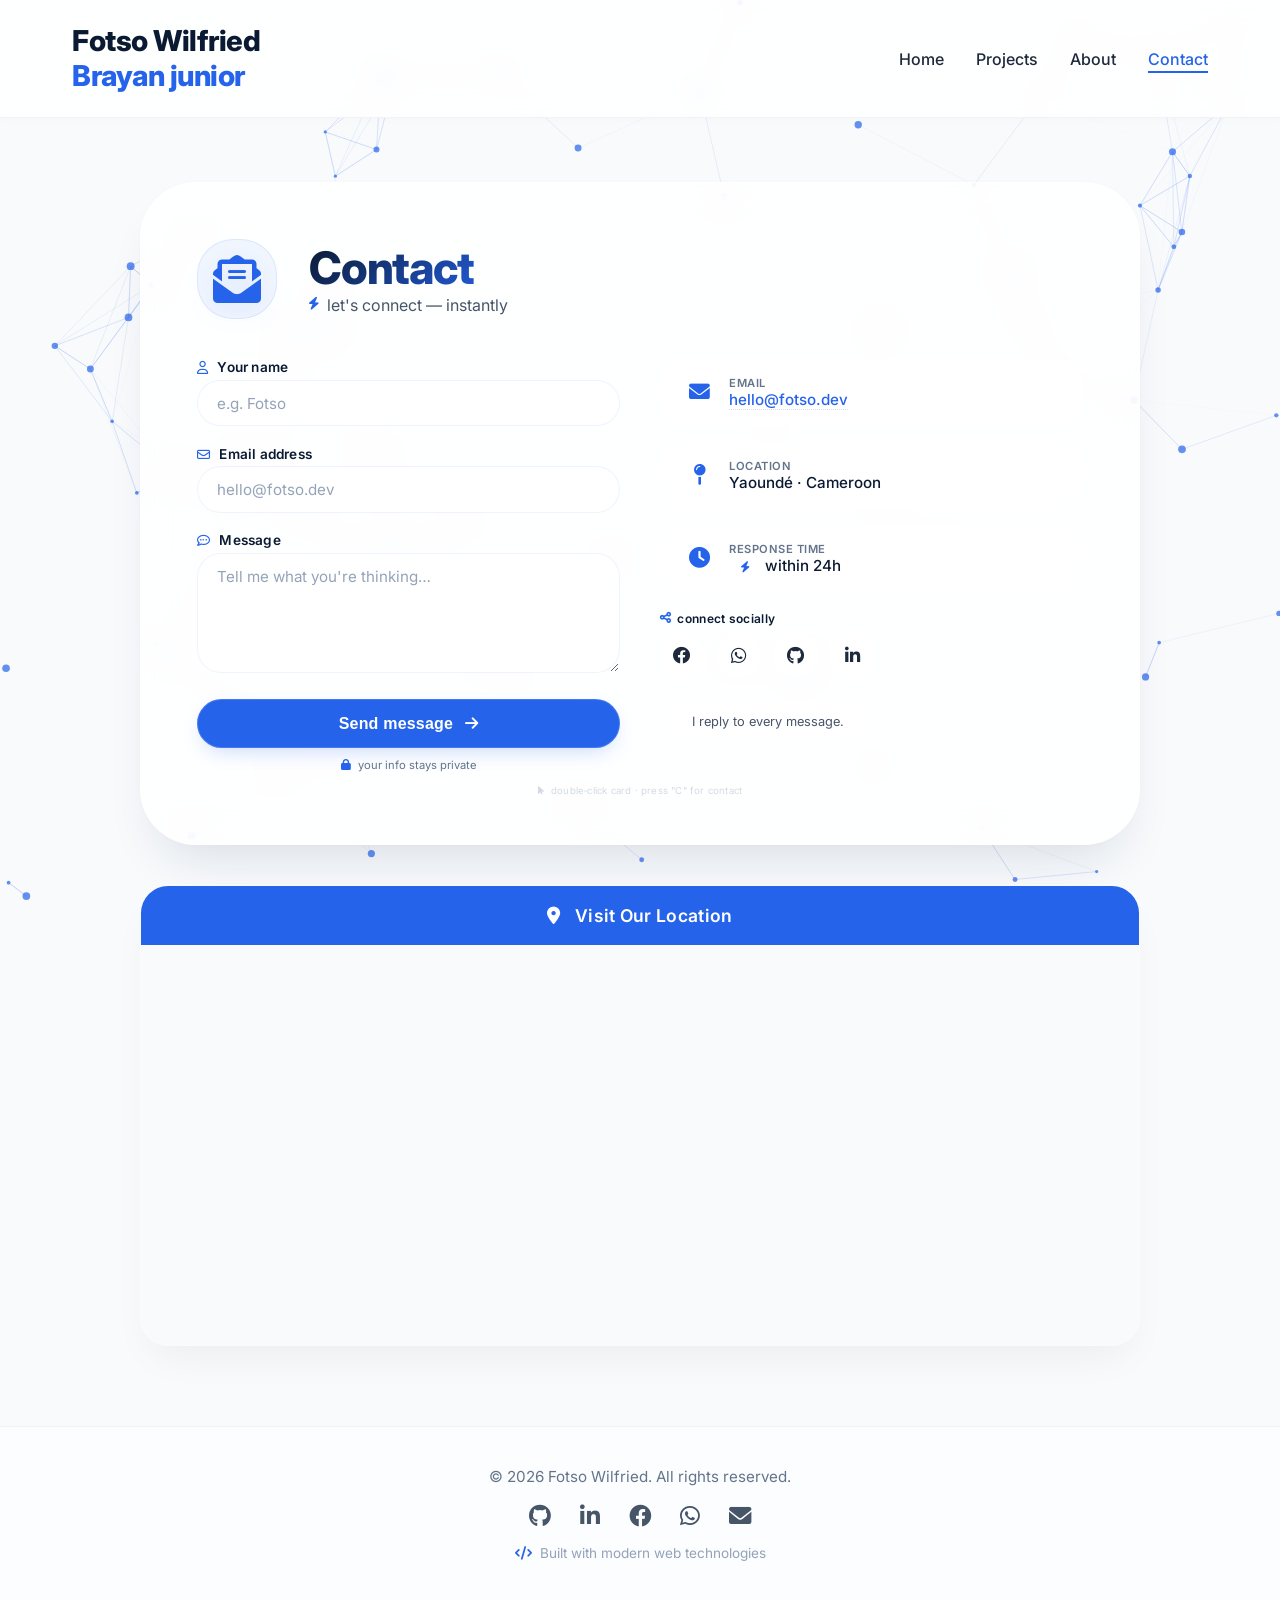
<file: contact.html>
<!DOCTYPE html>
<html lang="en">
<head>
  <meta charset="UTF-8" />
  <meta name="viewport" content="width=device-width, initial-scale=1.0" />
  <title>Contact · Fotso Wilfried</title>
  <!-- Google Fonts -->
  <link rel="preconnect" href="https://fonts.googleapis.com">
  <link rel="preconnect" href="https://fonts.gstatic.com" crossorigin>
  <link href="https://fonts.googleapis.com/css2?family=Inter:opsz,wght@14..32,300;14..32,400;14..32,500;14..32,600;14..32,700;14..32,800&display=swap" rel="stylesheet">
  <!-- Font Awesome 6 -->
  <link rel="stylesheet" href="https://cdnjs.cloudflare.com/ajax/libs/font-awesome/6.0.0-beta3/css/all.min.css" />
  <style>
    /* ===== RESET & BASE ===== */
    * {
      margin: 0;
      padding: 0;
      box-sizing: border-box;
    }

    body {
      font-family: 'Inter', -apple-system, BlinkMacSystemFont, 'Segoe UI', Roboto, sans-serif;
      background-color: #f8fafc;
      color: #0b1a33;
      min-height: 100vh;
      overflow-x: hidden;
    }

    .container {
      max-width: 1200px;
      margin: 0 auto;
      padding: 0 2rem;
      position: relative;
      z-index: 2;
    }

    /* ===== PARTICLE NETWORK CANVAS ===== */
    #particle-canvas {
      position: fixed;
      top: 0;
      left: 0;
      width: 100%;
      height: 100%;
      z-index: 0;
      pointer-events: none;
      background: transparent;
    }

    /* ===== ANIMATIONS ===== */
    @keyframes fadeInUp {
      from {
        opacity: 0;
        transform: translateY(30px);
      }
      to {
        opacity: 1;
        transform: translateY(0);
      }
    }

    @keyframes fadeIn {
      from {
        opacity: 0;
      }
      to {
        opacity: 1;
      }
    }

    @keyframes slideInLeft {
      from {
        opacity: 0;
        transform: translateX(-40px);
      }
      to {
        opacity: 1;
        transform: translateX(0);
      }
    }

    @keyframes slideInRight {
      from {
        opacity: 0;
        transform: translateX(40px);
      }
      to {
        opacity: 1;
        transform: translateX(0);
      }
    }

    @keyframes float {
      0% {
        transform: translateY(0px);
      }
      50% {
        transform: translateY(-10px);
      }
      100% {
        transform: translateY(0px);
      }
    }

    @keyframes shimmer {
      0% {
        background-position: -200% center;
      }
      100% {
        background-position: 200% center;
      }
    }

    @keyframes softPulse {
      0% { box-shadow: 0 0 0 0 rgba(37, 99, 235, 0.08); }
      50% { box-shadow: 0 0 0 16px rgba(37, 99, 235, 0.02); }
      100% { box-shadow: 0 0 0 0 rgba(37, 99, 235, 0.08); }
    }

    .animate-fade-in-up {
      animation: fadeInUp 0.8s ease forwards;
    }
    .animate-fade-in {
      animation: fadeIn 1s ease forwards;
    }
    .animate-slide-left {
      animation: slideInLeft 0.8s ease forwards;
    }
    .animate-slide-right {
      animation: slideInRight 0.8s ease forwards;
    }
    .animate-float {
      animation: float 3s ease-in-out infinite;
    }
    .delay-1 { animation-delay: 0.1s; }
    .delay-2 { animation-delay: 0.2s; }
    .delay-3 { animation-delay: 0.3s; }
    .delay-4 { animation-delay: 0.4s; }
    .delay-5 { animation-delay: 0.5s; }

    /* ===== HEADER / NAV ===== */
    header {
      padding: 1.5rem 0;
      border-bottom: 1px solid rgba(226, 232, 240, 0.5);
      background-color: rgba(255, 255, 255, 0.85);
      backdrop-filter: blur(10px);
      box-shadow: 0 2px 8px rgba(0,0,0,0.02);
      position: sticky;
      top: 0;
      z-index: 100;
      animation: fadeIn 0.8s ease;
    }

    nav {
      display: flex;
      justify-content: space-between;
      align-items: center;
      flex-wrap: wrap;
    }

    .logo {
      font-weight: 800;
      font-size: 1.8rem;
      letter-spacing: -0.5px;
      color: #0b1a33;
      transition: transform 0.3s ease;
      text-decoration: none;
      line-height: 1.2;
    }

    .logo:hover {
      transform: scale(1.02);
    }

    .logo span {
      color: #2563eb;
    }

    .nav-links {
      display: flex;
      gap: 2rem;
      list-style: none;
      font-weight: 500;
    }

    .nav-links a {
      text-decoration: none;
      color: #1e293b;
      transition: color 0.3s ease, transform 0.3s ease;
      position: relative;
      padding-bottom: 4px;
    }

    .nav-links a::after {
      content: '';
      position: absolute;
      bottom: 0;
      left: 0;
      width: 0;
      height: 2px;
      background-color: #2563eb;
      transition: width 0.3s ease;
    }

    .nav-links a:hover {
      color: #2563eb;
      transform: translateY(-2px);
    }

    .nav-links a:hover::after {
      width: 100%;
    }

    .nav-links a.active {
      color: #2563eb;
    }

    .nav-links a.active::after {
      width: 100%;
    }

    /* ===== CONTACT SECTION ===== */
    .contact-section {
      padding: 4rem 0 3rem;
      position: relative;
      z-index: 2;
    }

    .contact-card {
      max-width: 1000px;
      margin: 0 auto;
      background: rgba(255, 255, 255, 0.85);
      backdrop-filter: blur(14px);
      -webkit-backdrop-filter: blur(14px);
      border-radius: 56px;
      padding: 3.5rem 3.5rem 3rem;
      box-shadow: 0 30px 50px -18px rgba(0, 30, 70, 0.12),
                  0 2px 10px rgba(0,0,0,0.02);
      border: 1px solid rgba(255, 255, 255, 0.6);
      transition: all 0.4s ease;
      animation: fadeInUp 0.8s ease 0.2s both;
    }

    .contact-card:hover {
      box-shadow: 0 40px 65px -18px rgba(37, 99, 235, 0.12);
      transform: translateY(-2px);
      background: rgba(255, 255, 255, 0.92);
    }

    /* ===== HEADER ===== */
    .contact-header {
      display: flex;
      align-items: center;
      gap: 1.5rem 2rem;
      flex-wrap: wrap;
      margin-bottom: 2.5rem;
    }

    .contact-icon {
      font-size: 3rem;
      color: #2563eb;
      background: rgba(37, 99, 235, 0.06);
      width: 80px;
      height: 80px;
      display: flex;
      align-items: center;
      justify-content: center;
      border-radius: 36px;
      border: 1px solid rgba(37, 99, 235, 0.10);
      transition: 0.3s ease;
      flex-shrink: 0;
      animation: softPulse 3s ease-in-out infinite;
    }

    .contact-icon:hover {
      background: rgba(37, 99, 235, 0.10);
      transform: scale(1.05);
    }

    .contact-icon i {
      filter: drop-shadow(0 6px 12px rgba(37, 99, 235, 0.10));
    }

    .contact-title h1 {
      font-size: 2.8rem;
      font-weight: 800;
      letter-spacing: -1.2px;
      background: linear-gradient(135deg, #0b1a33, #2563eb);
      -webkit-background-clip: text;
      background-clip: text;
      color: transparent;
      line-height: 1.1;
    }

    .contact-title .sub {
      font-size: 1rem;
      font-weight: 400;
      color: #475569;
      display: flex;
      align-items: center;
      gap: 8px;
      margin-top: 0.1rem;
    }

    .contact-title .sub i {
      color: #2563eb;
      font-size: 0.8rem;
    }

    /* ===== CONTACT GRID ===== */
    .contact-grid {
      display: grid;
      grid-template-columns: 1fr 1fr;
      gap: 2.5rem;
      margin: 0.6rem 0 0.8rem;
    }

    /* ===== FORM ===== */
    .form-group {
      margin-bottom: 1.2rem;
    }

    .form-group label {
      display: block;
      font-size: 0.85rem;
      font-weight: 600;
      color: #0b1a33;
      margin-bottom: 0.3rem;
      letter-spacing: 0.2px;
    }

    .form-group label i {
      color: #2563eb;
      margin-right: 6px;
      font-size: 0.8rem;
    }

    .form-group input,
    .form-group textarea {
      width: 100%;
      padding: 0.8rem 1.2rem;
      border-radius: 30px;
      border: 1.5px solid rgba(37, 99, 235, 0.08);
      background: rgba(255, 255, 255, 0.5);
      backdrop-filter: blur(4px);
      font-family: inherit;
      font-size: 0.95rem;
      transition: all 0.3s ease;
      color: #0b1a33;
      outline: none;
    }

    .form-group input:focus,
    .form-group textarea:focus {
      border-color: #2563eb;
      background: rgba(255, 255, 255, 0.7);
      box-shadow: 0 0 0 4px rgba(37, 99, 235, 0.06);
      transform: translateY(-1px);
    }

    .form-group input::placeholder,
    .form-group textarea::placeholder {
      color: #94a3b8;
      font-weight: 400;
    }

    .form-group textarea {
      min-height: 120px;
      resize: vertical;
      border-radius: 24px;
    }

    .btn-submit {
      background: #2563eb;
      color: white;
      border: none;
      padding: 0.9rem 2.4rem;
      border-radius: 80px;
      font-weight: 600;
      font-size: 1rem;
      display: inline-flex;
      align-items: center;
      justify-content: center;
      gap: 12px;
      cursor: pointer;
      transition: all 0.3s cubic-bezier(0.4, 0, 0.2, 1);
      box-shadow: 0 8px 22px -8px rgba(37, 99, 235, 0.30);
      border: 1px solid rgba(255, 255, 255, 0.15);
      letter-spacing: 0.2px;
      width: 100%;
      margin-top: 0.2rem;
    }

    .btn-submit i {
      font-size: 0.95rem;
      transition: transform 0.3s ease;
    }

    .btn-submit:hover {
      background: #1d4ed8;
      transform: scale(1.02) translateY(-2px);
      box-shadow: 0 14px 30px -8px rgba(37, 99, 235, 0.40);
    }

    .btn-submit:hover i {
      transform: translateX(4px);
    }

    .btn-submit:active {
      transform: scale(0.98);
    }

    /* ===== CONTACT INFO ===== */
    .contact-info {
      display: flex;
      flex-direction: column;
      gap: 1rem;
    }

    .info-item {
      background: rgba(255, 255, 255, 0.3);
      backdrop-filter: blur(4px);
      border: 1px solid rgba(255, 255, 255, 0.5);
      border-radius: 28px;
      padding: 1rem 1.4rem;
      display: flex;
      align-items: center;
      gap: 14px;
      transition: all 0.3s ease;
    }

    .info-item:hover {
      background: rgba(255, 255, 255, 0.5);
      border-color: rgba(37, 99, 235, 0.12);
      transform: translateX(4px);
    }

    .info-item i {
      font-size: 1.3rem;
      color: #2563eb;
      width: 2rem;
      text-align: center;
    }

    .info-item .info-content {
      display: flex;
      flex-direction: column;
    }

    .info-item .info-label {
      font-size: 0.7rem;
      text-transform: uppercase;
      letter-spacing: 0.5px;
      color: #64748b;
      font-weight: 600;
    }

    .info-item .info-value {
      font-size: 0.95rem;
      font-weight: 500;
      color: #0b1a33;
      word-break: break-word;
    }

    .info-item .info-value a {
      color: #2563eb;
      text-decoration: none;
      border-bottom: 1px dotted rgba(37, 99, 235, 0.2);
      transition: border-color 0.3s ease;
    }

    .info-item .info-value a:hover {
      border-bottom: 1px solid #2563eb;
    }

    /* ===== SOCIAL ===== */
    .social-mini {
      display: flex;
      gap: 0.8rem;
      margin-top: 0.4rem;
      flex-wrap: wrap;
    }

    .social-mini a {
      display: inline-flex;
      align-items: center;
      justify-content: center;
      width: 44px;
      height: 44px;
      border-radius: 40px;
      background: rgba(255, 255, 255, 0.3);
      backdrop-filter: blur(4px);
      border: 1px solid rgba(255, 255, 255, 0.5);
      color: #1e293b;
      font-size: 1.1rem;
      transition: all 0.3s cubic-bezier(0.4, 0, 0.2, 1);
      text-decoration: none;
    }

    .social-mini a:hover {
      background: rgba(37, 99, 235, 0.06);
      border-color: #2563eb;
      transform: translateY(-3px) scale(1.05);
      color: #2563eb;
      box-shadow: 0 8px 20px rgba(37, 99, 235, 0.08);
    }

    .social-mini a:active {
      transform: scale(0.95);
    }

    .contact-note {
      margin-top: 0.6rem;
      font-size: 0.8rem;
      color: #475569;
      background: rgba(255, 255, 255, 0.2);
      padding: 0.6rem 1.2rem;
      border-radius: 40px;
      border: 1px solid rgba(255, 255, 255, 0.3);
      backdrop-filter: blur(4px);
      display: inline-block;
      align-self: flex-start;
      transition: all 0.3s ease;
    }

    .contact-note:hover {
      background: rgba(255, 255, 255, 0.4);
      transform: translateX(4px);
    }

    .contact-note i {
      color: #2563eb;
      margin-right: 8px;
    }

    /* ===== MAP SECTION ===== */
    .map-section {
      max-width: 1000px;
      margin: 2.5rem auto 0;
      border-radius: 28px;
      overflow: hidden;
      box-shadow: 0 20px 40px -12px rgba(0, 0, 0, 0.06);
      border: 1px solid rgba(255, 255, 255, 0.3);
      transition: all 0.4s ease;
      animation: fadeInUp 0.8s ease 0.4s both;
    }

    .map-section:hover {
      box-shadow: 0 30px 50px -12px rgba(37, 99, 235, 0.08);
      transform: translateY(-2px);
    }

    .map-header {
      background: #2563eb;
      color: white;
      padding: 1.2rem 2rem;
      text-align: center;
      font-weight: 600;
      font-size: 1.1rem;
      letter-spacing: 0.3px;
    }

    .map-header i {
      margin-right: 10px;
    }

    .map-section iframe {
      display: block;
      width: 100%;
      height: 400px;
      border: 0;
    }

    /* ===== FOOTER ===== */
    footer {
      text-align: center;
      padding: 2.5rem 0;
      border-top: 1px solid rgba(226, 232, 240, 0.5);
      margin-top: 2rem;
      color: #64748b;
      font-size: 0.95rem;
      animation: fadeIn 1s ease 0.6s both;
      position: relative;
      z-index: 2;
      background: rgba(255, 255, 255, 0.5);
      backdrop-filter: blur(4px);
    }

    footer .social-links {
      display: flex;
      justify-content: center;
      gap: 1.8rem;
      margin-top: 1rem;
      font-size: 1.4rem;
    }

    footer .social-links a {
      color: #475569;
      transition: all 0.3s cubic-bezier(0.4, 0, 0.2, 1);
      display: inline-block;
    }

    footer .social-links a:hover {
      color: #2563eb;
      transform: translateY(-4px) scale(1.1);
    }

    footer .social-links a:active {
      transform: scale(0.95);
    }

    footer .fa-code {
      color: #2563eb;
      transition: transform 0.5s ease;
    }

    footer .fa-code:hover {
      transform: rotate(10deg) scale(1.1);
    }

    /* ===== KEYBOARD HINT ===== */
    .keyboard-hint {
      margin-top: 0.6rem;
      font-size: 0.6rem;
      letter-spacing: 0.2px;
      color: #94a3b8;
      opacity: 0.4;
      user-select: none;
      text-align: center;
    }

    .keyboard-hint i {
      margin-right: 4px;
    }

    /* ===== RESPONSIVE ===== */
    @media (max-width: 850px) {
      .contact-grid {
        grid-template-columns: 1fr;
        gap: 2rem;
      }
      .contact-card {
        padding: 2.5rem 2rem;
        border-radius: 40px;
      }
      .contact-header {
        flex-direction: column;
        align-items: center;
        text-align: center;
      }
      .contact-title h1 {
        font-size: 2.4rem;
      }
      .contact-icon {
        width: 70px;
        height: 70px;
        font-size: 2.6rem;
      }
      .map-section iframe {
        height: 300px;
      }
      .contact-note {
        align-self: center;
      }
    }

    @media (max-width: 640px) {
      .container {
        padding: 0 1.2rem;
      }
      .contact-card {
        padding: 2rem 1.5rem;
        border-radius: 32px;
      }
      .contact-title h1 {
        font-size: 2rem;
      }
      .nav-links {
        gap: 1.2rem;
        font-size: 0.95rem;
      }
      .logo {
        font-size: 1.5rem;
      }
      .map-header {
        font-size: 0.95rem;
        padding: 1rem 1.2rem;
      }
      .map-section iframe {
        height: 250px;
      }
      .btn-submit {
        padding: 0.8rem 1.8rem;
        font-size: 0.95rem;
      }
    }

    @media (max-width: 400px) {
      .contact-card {
        padding: 1.5rem 1rem;
      }
      .info-item {
        padding: 0.8rem 1rem;
        gap: 10px;
      }
      .social-mini a {
        width: 38px;
        height: 38px;
        font-size: 0.95rem;
      }
    }
  </style>
</head>
<body>

  <!-- ===== PARTICLE NETWORK CANVAS ===== -->
  <canvas id="particle-canvas"></canvas>

  <!-- ===== HEADER ===== -->
  <header>
    <div class="container">
      <nav>
        <a href="index.html" class="logo">Fotso Wilfried<br><span>Brayan junior</span></a>
        <ul class="nav-links">
          <li><a href="index.html">Home</a></li>
          <li><a href="projects.html">Projects</a></li>
          <li><a href="about.html">About</a></li>
          <li><a href="contact.html" class="active">Contact</a></li>
        </ul>
      </nav>
    </div>
  </header>

  <main>
    <div class="container">

      <!-- ===== CONTACT SECTION ===== -->
      <section class="contact-section">
        <div class="contact-card">

          <!-- Header -->
          <div class="contact-header">
            <div class="contact-icon">
              <i class="fas fa-envelope-open-text"></i>
            </div>
            <div class="contact-title">
              <h1>Contact</h1>
              <div class="sub">
                <i class="fas fa-bolt"></i>
                <span>let's connect — instantly</span>
              </div>
            </div>
          </div>

          <!-- Contact Grid -->
          <div class="contact-grid">

            <!-- Left: Form -->
            <div>
              <form id="contactForm" onsubmit="handleSubmit(event)">
                <div class="form-group">
                  <label for="name"><i class="far fa-user"></i> Your name</label>
                  <input type="text" id="name" placeholder="e.g. Fotso" required />
                </div>
                <div class="form-group">
                  <label for="email"><i class="far fa-envelope"></i> Email address</label>
                  <input type="email" id="email" placeholder="hello@fotso.dev" required />
                </div>
                <div class="form-group">
                  <label for="message"><i class="far fa-comment-dots"></i> Message</label>
                  <textarea id="message" placeholder="Tell me what you're thinking…" required></textarea>
                </div>
                <button type="submit" class="btn-submit">
                  <span>Send message</span>
                  <i class="fas fa-arrow-right"></i>
                </button>
                <div style="margin-top: 0.6rem; font-size: 0.7rem; color: #64748b; text-align: center;">
                  <i class="fas fa-lock" style="margin-right: 4px; color: #2563eb;"></i> your info stays private
                </div>
              </form>
            </div>

            <!-- Right: Contact Info -->
            <div class="contact-info">
              <div class="info-item">
                <i class="fas fa-envelope"></i>
                <div class="info-content">
                  <span class="info-label">Email</span>
                  <span class="info-value"><a href="mailto:hello@fotso.dev">hello@fotso.dev</a></span>
                </div>
              </div>
              <div class="info-item">
                <i class="fas fa-map-pin"></i>
                <div class="info-content">
                  <span class="info-label">Location</span>
                  <span class="info-value">Yaoundé · Cameroon</span>
                </div>
              </div>
              <div class="info-item">
                <i class="fas fa-clock"></i>
                <div class="info-content">
                  <span class="info-label">Response time</span>
                  <span class="info-value"><i class="fas fa-bolt" style="color: #2563eb; font-size: 0.7rem;"></i> within 24h</span>
                </div>
              </div>

              <!-- Social -->
              <div style="margin-top: 0.2rem;">
                <div style="font-size: 0.75rem; font-weight: 600; color: #0b1a33; margin-bottom: 0.5rem; letter-spacing: 0.3px; display: flex; align-items: center; gap: 6px;">
                  <i class="fas fa-share-alt" style="color: #2563eb; font-size: 0.8rem;"></i> connect socially
                </div>
                <div class="social-mini">
                  <a href="#" aria-label="Facebook"><i class="fab fa-facebook"></i></a>
                  <a href="#" aria-label="WhatsApp"><i class="fab fa-whatsapp"></i></a>
                  <a href="#" aria-label="GitHub"><i class="fab fa-github"></i></a>
                  <a href="#" aria-label="LinkedIn"><i class="fab fa-linkedin-in"></i></a>
                </div>
              </div>

              <!-- Note -->
              <div class="contact-note">
                <i class="fas fa-sparkles"></i>
                I reply to every message.
              </div>
            </div>
          </div>

          <!-- Keyboard hint -->
          <div class="keyboard-hint">
            <i class="fas fa-mouse-pointer"></i> double‑click card · press "C" for contact
          </div>

        </div>

        <!-- ===== MAP SECTION ===== -->
        <div class="map-section">
          <div class="map-header">
            <i class="fas fa-location-dot"></i> Visit Our Location
          </div>
          <iframe
            src="https://www.google.com/maps/embed?pb=!1m18!1m12!1m3!1d3979.68762414351!2d9.756104599999999!3d4.083877!2m3!1f0!2f0!3f0!3m2!1i1024!2i768!4f13.1!3m3!1m2!1s0x10610d00c66d55cd%3A0xf9a0f7e693d3e73d!2sMankis%20Coworking%20Space!5e0!3m2!1sen!2scm!4v1785752621685!5m2!1sen!2scm"
            allowfullscreen=""
            loading="lazy"
            referrerpolicy="strict-origin-when-cross-origin">
          </iframe>
        </div>
      </section>

    </div>
  </main>

  <!-- ===== FOOTER ===== -->
  <footer>
    <div class="container">
      <p>© 2026 Fotso Wilfried. All rights reserved.</p>
      <div class="social-links">
         <a href="https://github.com/jude237-h/fotso-wilfried" aria-label="GitHub"><i class="fab fa-github"></i></a>
        <a href="https://linkedin.com/in/fotso junior" aria-label="LinkedIn"><i class="fab fa-linkedin-in"></i></a>
        <a href="https://www.facebook.com/Jude Sharpe" aria-label="Facebook"><i class="fab fa-facebook"></i></a>
        <a href="https://wa.me/237653718185" aria-label="WhatsApp"><i class="fab fa-whatsapp"></i></a>
        <a href="mailto:fotsojun30@gmail.com" aria-label="Email"><i class="fas fa-envelope"></i></a>
      </div>
      <p style="margin-top: 1rem; font-size: 0.85rem; color: #94a3b8;">
        <i class="fas fa-code" style="margin-right: 4px;"></i> Built with modern web technologies
      </p>
    </div>
  </footer>

  <script>
    // ===== PARTICLE NETWORK ANIMATION =====
    (function() {
      const canvas = document.getElementById('particle-canvas');
      const ctx = canvas.getContext('2d');
      let width, height;
      let particles = [];
      const particleCount = 80;
      const maxDistance = 150;
      let mouse = { x: null, y: null };

      function resize() {
        width = window.innerWidth;
        height = window.innerHeight;
        canvas.width = width;
        canvas.height = height;
      }

      function createParticles() {
        particles = [];
        for (let i = 0; i < particleCount; i++) {
          particles.push({
            x: Math.random() * width,
            y: Math.random() * height,
            vx: (Math.random() - 0.5) * 0.6,
            vy: (Math.random() - 0.5) * 0.6,
            radius: Math.random() * 2.5 + 1.5
          });
        }
      }

      function drawParticles() {
        ctx.clearRect(0, 0, width, height);

        // Draw connections
        for (let i = 0; i < particles.length; i++) {
          for (let j = i + 1; j < particles.length; j++) {
            const dx = particles[i].x - particles[j].x;
            const dy = particles[i].y - particles[j].y;
            const distance = Math.sqrt(dx * dx + dy * dy);

            if (distance < maxDistance) {
              const opacity = 1 - (distance / maxDistance);
              ctx.beginPath();
              ctx.strokeStyle = `rgba(37, 99, 235, ${opacity * 0.4})`;
              ctx.lineWidth = 0.8;
              ctx.moveTo(particles[i].x, particles[i].y);
              ctx.lineTo(particles[j].x, particles[j].y);
              ctx.stroke();
            }
          }
        }

        // Draw particles
        for (let p of particles) {
          ctx.beginPath();
          ctx.arc(p.x, p.y, p.radius, 0, Math.PI * 2);
          ctx.fillStyle = 'rgba(37, 99, 235, 0.7)';
          ctx.fill();
        }

        // Connect to mouse
        if (mouse.x !== null && mouse.y !== null) {
          for (let p of particles) {
            const dx = p.x - mouse.x;
            const dy = p.y - mouse.y;
            const distance = Math.sqrt(dx * dx + dy * dy);
            if (distance < maxDistance) {
              const opacity = 1 - (distance / maxDistance);
              ctx.beginPath();
              ctx.strokeStyle = `rgba(37, 99, 235, ${opacity * 0.3})`;
              ctx.lineWidth = 1;
              ctx.moveTo(p.x, p.y);
              ctx.lineTo(mouse.x, mouse.y);
              ctx.stroke();
            }
          }
        }
      }

      function updateParticles() {
        for (let p of particles) {
          p.x += p.vx;
          p.y += p.vy;
          if (p.x < 0 || p.x > width) p.vx *= -1;
          if (p.y < 0 || p.y > height) p.vy *= -1;
        }
      }

      function animate() {
        updateParticles();
        drawParticles();
        requestAnimationFrame(animate);
      }

      function onMouseMove(e) {
        mouse.x = e.clientX;
        mouse.y = e.clientY;
      }

      function onMouseLeave() {
        mouse.x = null;
        mouse.y = null;
      }

      function init() {
        resize();
        createParticles();
        animate();
        window.addEventListener('resize', () => {
          resize();
          createParticles();
        });
        window.addEventListener('mousemove', onMouseMove);
        window.addEventListener('mouseleave', onMouseLeave);
      }

      if (document.readyState === 'loading') {
        document.addEventListener('DOMContentLoaded', init);
      } else {
        init();
      }
    })();

    // ===== FORM SUBMIT HANDLER =====
    function handleSubmit(e) {
      e.preventDefault();
      const name = document.getElementById('name').value.trim();
      const email = document.getElementById('email').value.trim();
      const message = document.getElementById('message').value.trim();

      if (!name || !email || !message) {
        alert('✋ Please fill in all fields before sending.');
        return;
      }

      if (!email.includes('@') || !email.includes('.')) {
        alert('📧 Please enter a valid email address.');
        return;
      }

      alert('✅ Thanks, ' + name + '! Your message was sent instantly. (demo)');
      document.getElementById('contactForm').reset();
    }

    // ===== DOUBLE-CLICK ON CARD =====
    const card = document.querySelector('.contact-card');
    if (card) {
      card.addEventListener('dblclick', function(e) {
        if (e.target.closest('button') || e.target.closest('a')) return;
        alert('📬 Thanks for reaching out! (double-click magic)');
      });
    }

    // ===== KEYBOARD SHORTCUT: 'C' =====
    document.addEventListener('keydown', function(e) {
      if (e.key === 'c' || e.key === 'C') {
        if (!e.ctrlKey && !e.metaKey && !e.altKey) {
          e.preventDefault();
          alert('💬 Contact: hello@fotso.dev (you pressed "C")');
        }
      }
    });

    console.log('%c📬 Contact Page', 'font-size: 16px; font-weight: 600; color: #2563eb; background: #edf3ff; padding: 6px 14px; border-radius: 30px;');
    console.log('%c✨ double‑click the card or press "C" for a quick contact reminder', 'font-size: 12px; color: #475569;');
  </script>

</body>
</html>
</file>
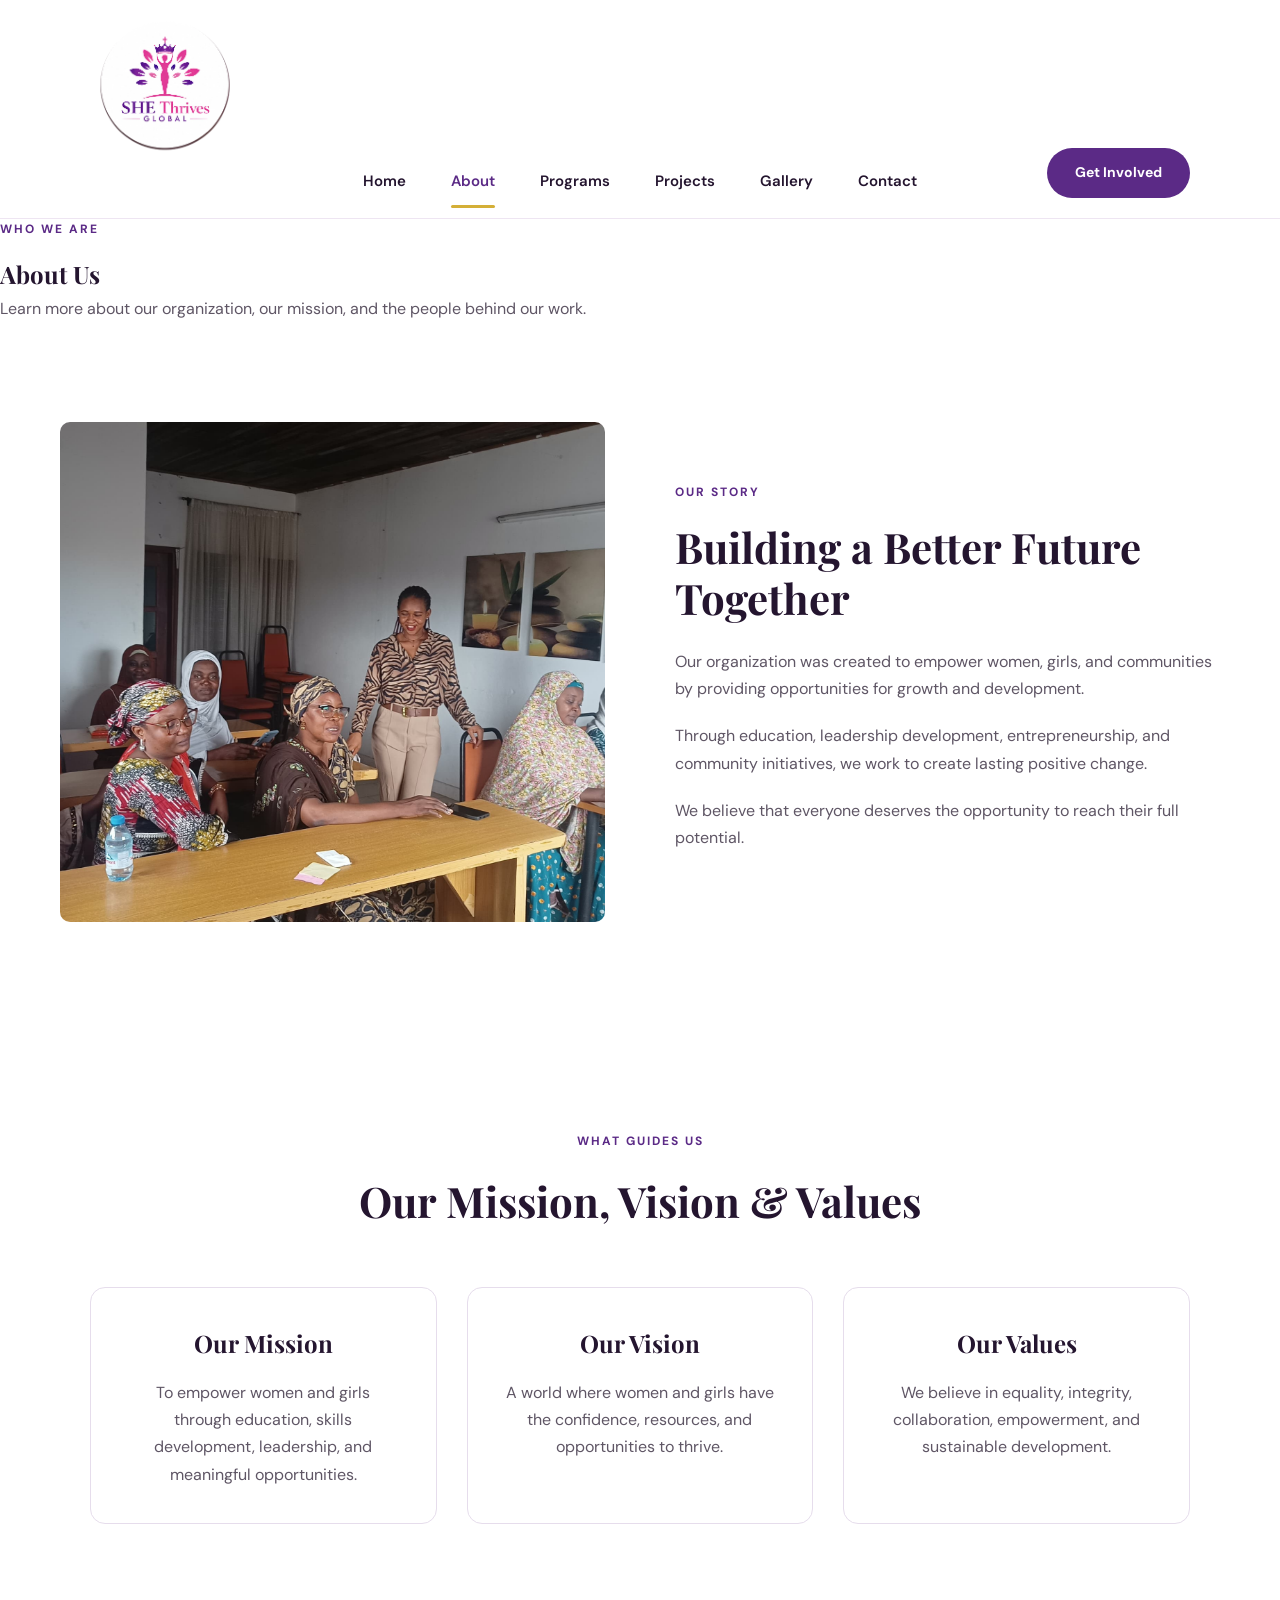
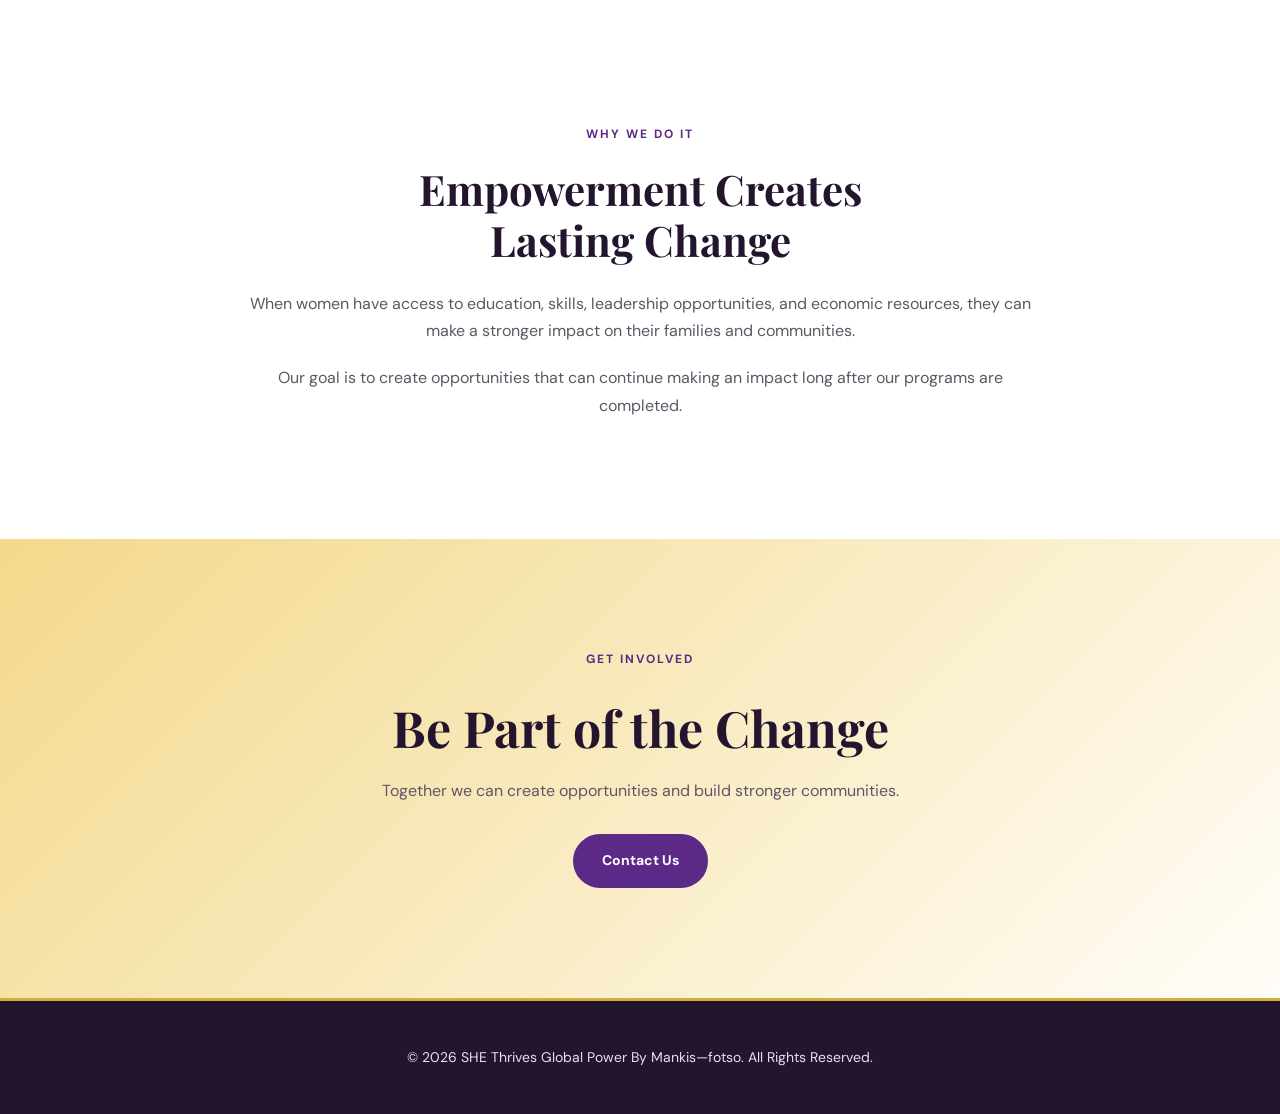
<file: SHE-Thrive/about.html>
<!DOCTYPE html>
<html lang="en">

<head>
    <meta charset="UTF-8">
    <meta name="viewport" content="width=device-width, initial-scale=1.0">

    <title>About Us | SHE Thrive International</title>

    <link rel="preconnect" href="https://fonts.googleapis.com">

<link rel="preconnect"
      href="https://fonts.gstatic.com"
      crossorigin>

<link href="https://fonts.googleapis.com/css2?family=DM+Sans:wght@400;500;600;700&family=Playfair+Display:wght@500;600;700&display=swap"
      rel="stylesheet">

    <link rel="stylesheet" href="css/style.css">

<style>
.language-switcher{display:flex;align-items:center;margin-left:18px;flex-shrink:0}.language-switcher select{border:1px solid #d4af37;border-radius:20px;padding:8px 12px;background:#fff;color:#4b1b6f;font:600 14px 'DM Sans',sans-serif;cursor:pointer;outline:none}.language-switcher select:focus{box-shadow:0 0 0 3px rgba(212,175,55,.18)}.goog-te-banner-frame.skiptranslate{display:none!important}body{top:0!important}.goog-logo-link,.goog-te-gadget span{display:none!important}.goog-te-gadget{font-size:0!important}.goog-te-combo{margin:0!important}@media(max-width:900px){.language-switcher{margin:10px 0}.language-switcher select{width:100%}}</style>
</head>

<body>

   <header class="site-header">

    <!-- Logo -->
    <div class="header-logo">
        <a href="index.html">
            <img
                src="images/logo.png"
                alt="SHE Thrives Global"
            >
        </a>
    </div>

    <!-- Navigation -->
    <nav class="main-nav" id="mainNav">

       <a href="index.html" class="nav-link">
    Home
</a>

        <a href="about.html" class="nav-link active">
            About
        </a>

        <a href="programs.html" class="nav-link">
            Programs
        </a>

        <a href="projects.html" class="nav-link">
            Projects
        </a>

        <a href="gallery.html" class="nav-link">
            Gallery
        </a>

        <a href="contact.html" class="nav-link">
            Contact
        </a>

    </nav>

    <!-- Get involved -->
    <a href="contact.html" class="header-button">
        Get Involved
    </a>


<!-- Language selector -->
<div class="language-switcher" aria-label="Language selector">
  <div id="google_translate_element"></div>
</div>

        <!-- Mobile menu -->
   
</header>


    <main>

        <!-- Page Hero -->
        <section class="page-hero">

            <div>
                <p class="section-subtitle">
                    WHO WE ARE
                </p>

                <h1>About Us</h1>

                <p>
                    Learn more about our organization,
                    our mission, and the people behind our work.
                </p>
            </div>

        </section>


        <!-- Our Story -->
        <section class="about-story">

            <div class="about-story-image">

                <img src="images/about.jpg"
                     alt="Our organization">

            </div>


            <div class="about-story-content">

                <p class="section-subtitle">
                    OUR STORY
                </p>

                <h2>
                    Building a Better Future Together
                </h2>

                <p>
                    Our organization was created to empower women,
                    girls, and communities by providing opportunities
                    for growth and development.
                </p>

                <p>
                    Through education, leadership development,
                    entrepreneurship, and community initiatives,
                    we work to create lasting positive change.
                </p>

                <p>
                    We believe that everyone deserves the opportunity
                    to reach their full potential.
                </p>

            </div>

        </section>


        <!-- Mission Vision Values -->
        <section class="mvv">

            <div class="section-heading">

                <p class="section-subtitle">
                    WHAT GUIDES US
                </p>

                <h2>
                    Our Mission, Vision & Values
                </h2>

            </div>


            <div class="mvv-container">

                <!-- Mission -->
                <div class="mvv-card">

                    <h3>Our Mission</h3>

                    <p>
                        To empower women and girls through education,
                        skills development, leadership, and meaningful
                        opportunities.
                    </p>

                </div>


                <!-- Vision -->
                <div class="mvv-card">

                    <h3>Our Vision</h3>

                    <p>
                        A world where women and girls have the
                        confidence, resources, and opportunities
                        to thrive.
                    </p>

                </div>


                <!-- Values -->
                <div class="mvv-card">

                    <h3>Our Values</h3>

                    <p>
                        We believe in equality, integrity,
                        collaboration, empowerment, and
                        sustainable development.
                    </p>

                </div>

            </div>

        </section>


        <!-- Why Choose Us -->
        <section class="why-us">

            <div class="why-content">

                <p class="section-subtitle">
                    WHY WE DO IT
                </p>

                <h2>
                    Empowerment Creates
                    <span>Lasting Change</span>
                </h2>

                <p>
                    When women have access to education, skills,
                    leadership opportunities, and economic resources,
                    they can make a stronger impact on their families
                    and communities.
                </p>

                <p>
                    Our goal is to create opportunities that can
                    continue making an impact long after our programs
                    are completed.
                </p>

            </div>

        </section>


        <!-- CTA -->
        <section class="cta">

            <div class="cta-content">

                <p class="section-subtitle">
                    GET INVOLVED
                </p>

                <h2>
                    Be Part of the Change
                </h2>

                <p>
                    Together we can create opportunities and
                    build stronger communities.
                </p>

                <a href="contact.html" class="btn">
                    Contact Us
                </a>

            </div>

        </section>

    </main>


    <!-- Footer -->
    <footer>

        <p>
              © 2026 SHE Thrives Global Power By Mankis—fotso. All Rights Reserved.
        </p>

    </footer>


    <script src="js/script.js"></script>


<script>
function googleTranslateElementInit(){
  new google.translate.TranslateElement({pageLanguage:'en',includedLanguages:'en,fr',autoDisplay:false},'google_translate_element');
}
</script>
<script src="https://translate.google.com/translate_a/element.js?cb=googleTranslateElementInit"></script>

</body>

</html>
</file>
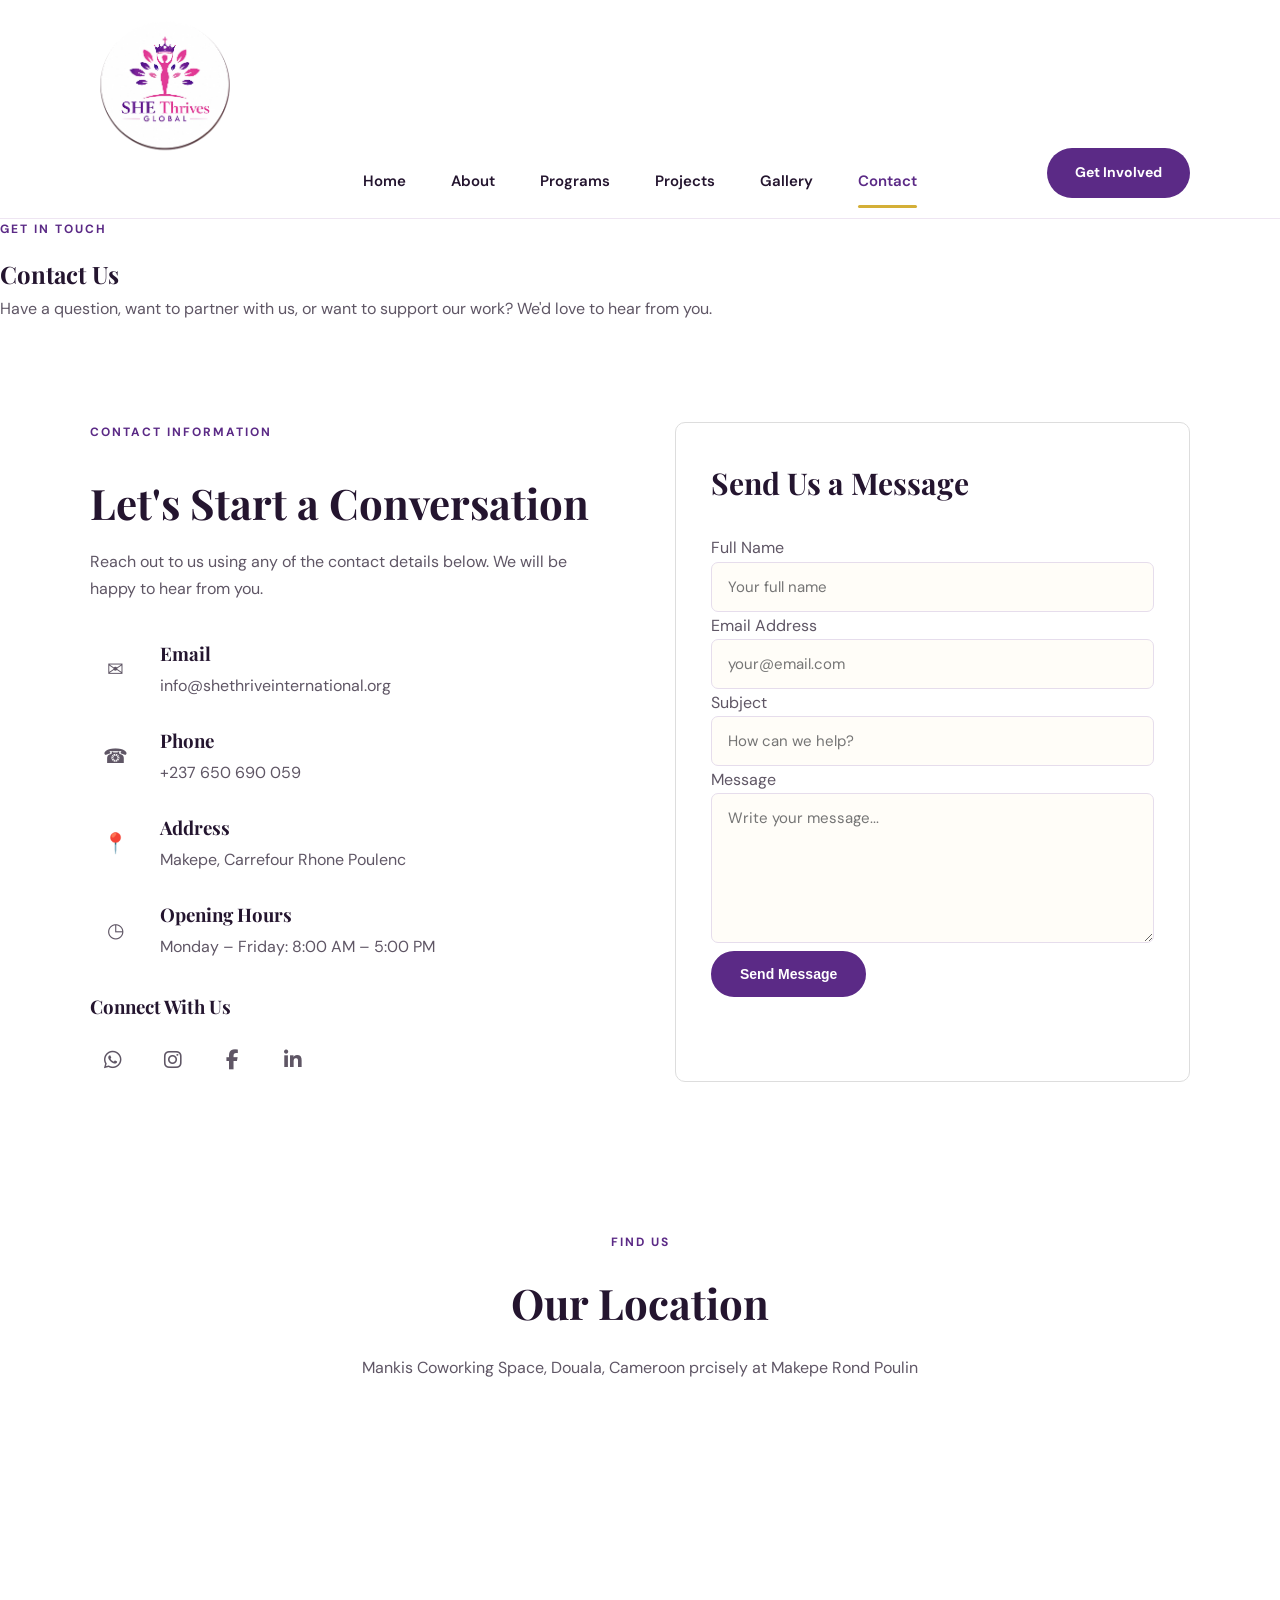
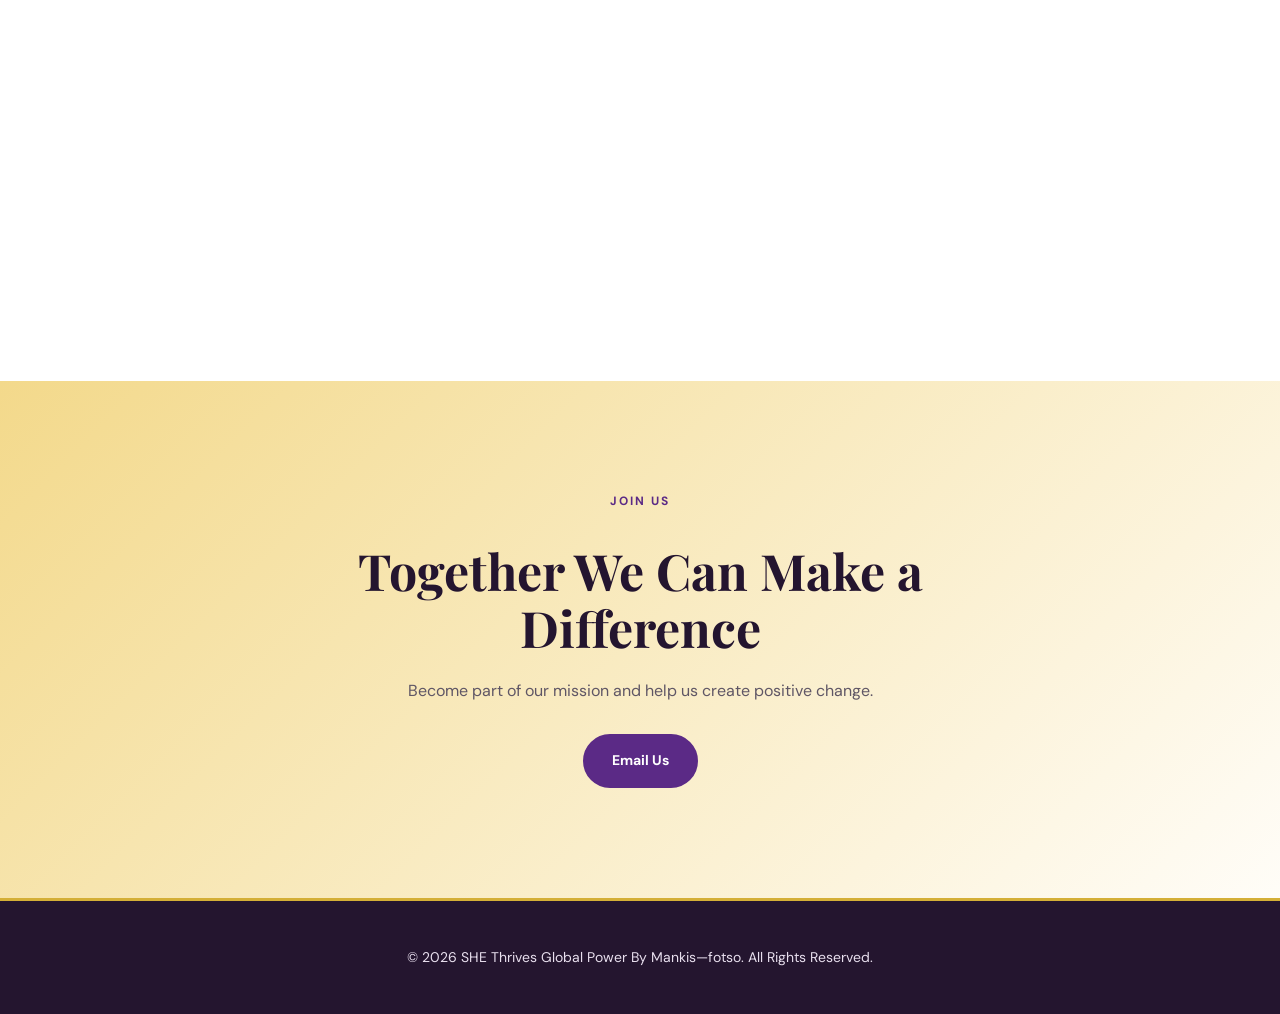
<file: SHE-Thrive/contact.html>
<!DOCTYPE html>
<html lang="en">

<head>
    <meta charset="UTF-8">
    <meta name="viewport" content="width=device-width, initial-scale=1.0">

    <title>Contact Us | SHE Thrive International</title>
    
    <link rel="preconnect" href="https://fonts.googleapis.com">

<link rel="preconnect"
      href="https://fonts.gstatic.com"
      crossorigin>

<link href="https://fonts.googleapis.com/css2?family=DM+Sans:wght@400;500;600;700&family=Playfair+Display:wght@500;600;700&display=swap"
      rel="stylesheet">

    <link rel="stylesheet" href="css/style.css">

    <link rel="stylesheet"
      href="https://cdnjs.cloudflare.com/ajax/libs/font-awesome/6.5.2/css/all.min.css">

<style>
.language-switcher{display:flex;align-items:center;margin-left:18px;flex-shrink:0}.language-switcher select{border:1px solid #d4af37;border-radius:20px;padding:8px 12px;background:#fff;color:#4b1b6f;font:600 14px 'DM Sans',sans-serif;cursor:pointer;outline:none}.language-switcher select:focus{box-shadow:0 0 0 3px rgba(212,175,55,.18)}.goog-te-banner-frame.skiptranslate{display:none!important}body{top:0!important}.goog-logo-link,.goog-te-gadget span{display:none!important}.goog-te-gadget{font-size:0!important}.goog-te-combo{margin:0!important}@media(max-width:900px){.language-switcher{margin:10px 0}.language-switcher select{width:100%}}</style>
</head>

<body>

   <header class="site-header">

    <!-- Logo -->
    <div class="header-logo">
        <a href="index.html">
            <img
                src="images/logo.png"
                alt="SHE Thrives Global"
            >
        </a>
    </div>

    <!-- Navigation -->
    <nav class="main-nav" id="mainNav">

        <a href="index.html" class="nav-link">
            Home
        </a>

        <a href="about.html" class="nav-link">
            About
        </a>

        <a href="programs.html" class="nav-link">
            Programs
        </a>

        <a href="projects.html" class="nav-link">
            Projects
        </a>

        <a href="gallery.html" class="nav-link">
            Gallery
        </a>

        <a href="contact.html" class="nav-link active">
            Contact
        </a>

    </nav>

    <!-- Get involved -->
    <a href="contact.html" class="header-button">
        Get Involved
    </a>


<!-- Language selector -->
<div class="language-switcher" aria-label="Language selector">
  <div id="google_translate_element"></div>
</div>

        <!-- Mobile menu -->
   

</header>


    <main>

        <!-- Page Hero -->
        <section class="page-hero">

            <div>

                <p class="section-subtitle">
                    GET IN TOUCH
                </p>

                <h1>Contact Us</h1>

                <p>
                    Have a question, want to partner with us,
                    or want to support our work? We'd love to hear from you.
                </p>

            </div>

        </section>


        <!-- Contact Section -->
        <section class="contact-section">

            <div class="contact-container">

                <!-- Contact Information -->
                <div class="contact-info">

                    <p class="section-subtitle">
                        CONTACT INFORMATION
                    </p>

                    <h2>
                        Let's Start a Conversation
                    </h2>

                    <p>
                        Reach out to us using any of the contact
                        details below. We will be happy to hear from you.
                    </p>


                    <div class="contact-item">

                        <div class="contact-icon">
                            ✉
                        </div>

                        <div>
                            <h3>Email</h3>
                            <p>info@shethriveinternational.org</p>
                        </div>

                    </div>


                    <div class="contact-item">

                        <div class="contact-icon">
                            ☎
                        </div>

                        <div>
                            <h3>Phone</h3>
                            <p>+237 650 690 059</p>
                        </div>

                    </div>


                    <div class="contact-item">

                        <div class="contact-icon">
                            📍
                        </div>

                        <div>
                            <h3>Address</h3>
                            <p>Makepe, Carrefour Rhone Poulenc</p>
                        </div>

                    </div>


                    <div class="contact-item">

                        <div class="contact-icon">
                            ◷
                        </div>

                        <div>
                            <h3>Opening Hours</h3>
                            <p>Monday – Friday: 8:00 AM – 5:00 PM</p>
                        </div>

                    </div>


                    <div class="social-links">

    <h3>Connect With Us</h3>

    <div class="social-icons">

        <a href="https://wa.me/237650690059"
           target="_blank"
           aria-label="WhatsApp">
            <i class="fa-brands fa-whatsapp"></i>
        </a>

        <a href="https://www.instagram.com/shethriveinternational?utm_source=qr&igsh=djdtMWRhd2d6ODV2"
           target="_blank"
           aria-label="Instagram">
            <i class="fa-brands fa-instagram"></i>
        </a>

        <a href="https://www.facebook.com/SHEThriveInternational"
           target="_blank"
           aria-label="Facebook">
            <i class="fa-brands fa-facebook-f"></i>
        </a>

        <a href="https://www.linkedin.com/company/edith-abumbi/"
           target="_blank"
           aria-label="LinkedIn">
            <i class="fa-brands fa-linkedin-in"></i>
        </a>

    </div>

</div>

                </div>


                <!-- Contact Form -->
                <div class="contact-form-container">

                    <h2>Send Us a Message</h2>

                    <form id="contactForm">

                        <div class="form-group">

                            <label for="name">
                                Full Name
                            </label>

                            <input
                                type="text"
                                id="name"
                                name="name"
                                placeholder="Your full name"
                                required
                            >

                        </div>


                        <div class="form-group">

                            <label for="email">
                                Email Address
                            </label>

                            <input
                                type="email"
                                id="email"
                                name="email"
                                placeholder="your@email.com"
                                required
                            >

                        </div>


                        <div class="form-group">

                            <label for="subject">
                                Subject
                            </label>

                            <input
                                type="text"
                                id="subject"
                                name="subject"
                                placeholder="How can we help?"
                                required
                            >

                        </div>


                        <div class="form-group">

                            <label for="message">
                                Message
                            </label>

                            <textarea
                                id="message"
                                name="message"
                                rows="6"
                                placeholder="Write your message..."
                                required
                            ></textarea>

                        </div>


                        <button
                            type="submit"
                            class="btn"
                        >
                            Send Message
                        </button>

                        <p id="formMessage"></p>

                    </form>

                </div>

            </div>

        </section>


        <!-- Map -->
        <section class="map-section">

            <div class="section-heading">

                <p class="section-subtitle">
                    FIND US
                </p>

                <h2>Our Location</h2>
                <p>Mankis Coworking Space, Douala, Cameroon prcisely at Makepe Rond Poulin</p>

            </div>

            <div class="map-container">

               <div class="map-container">
    <iframe
        src="https://www.google.com/maps/embed?pb=!1m18!1m12!1m3!1d15918.69229229151!2d9.727433055618953!3d4.086810097974221!2m3!1f0!2f0!3f0!3m2!1i1024!2i768!4f13.1!3m3!1m2!1s0x10610d00c66d55cd%3A0xf9a0f7e693d3e73d!2sMankis%20Coworking%20Space!5e0!3m2!1sfr!2scm!4v1787130161766!5m2!1sfr!2scm"
        style="border:0;"
        allowfullscreen
        loading="lazy"
        referrerpolicy="strict-origin-when-cross-origin">
    </iframe>
</div>
                   

            </div>

        </section>


        <!-- CTA -->
        <section class="cta">

            <div class="cta-content">

                <p class="section-subtitle">
                    JOIN US
                </p>

                <h2>
                    Together We Can Make a Difference
                </h2>

                <p>
                    Become part of our mission and help us
                    create positive change.
                </p>

                <a href="mailto:info@example.org" class="btn">
                    Email Us
                </a>

            </div>

        </section>

    </main>


    <!-- Footer -->
    <footer>

        <p>
              © 2026 SHE Thrives Global Power By Mankis—fotso. All Rights Reserved.
        </p>

    </footer>


    <script src="js/script.js"></script>


<script>
function googleTranslateElementInit(){
  new google.translate.TranslateElement({pageLanguage:'en',includedLanguages:'en,fr',autoDisplay:false},'google_translate_element');
}
</script>
<script src="https://translate.google.com/translate_a/element.js?cb=googleTranslateElementInit"></script>

</body>

</html>
</file>
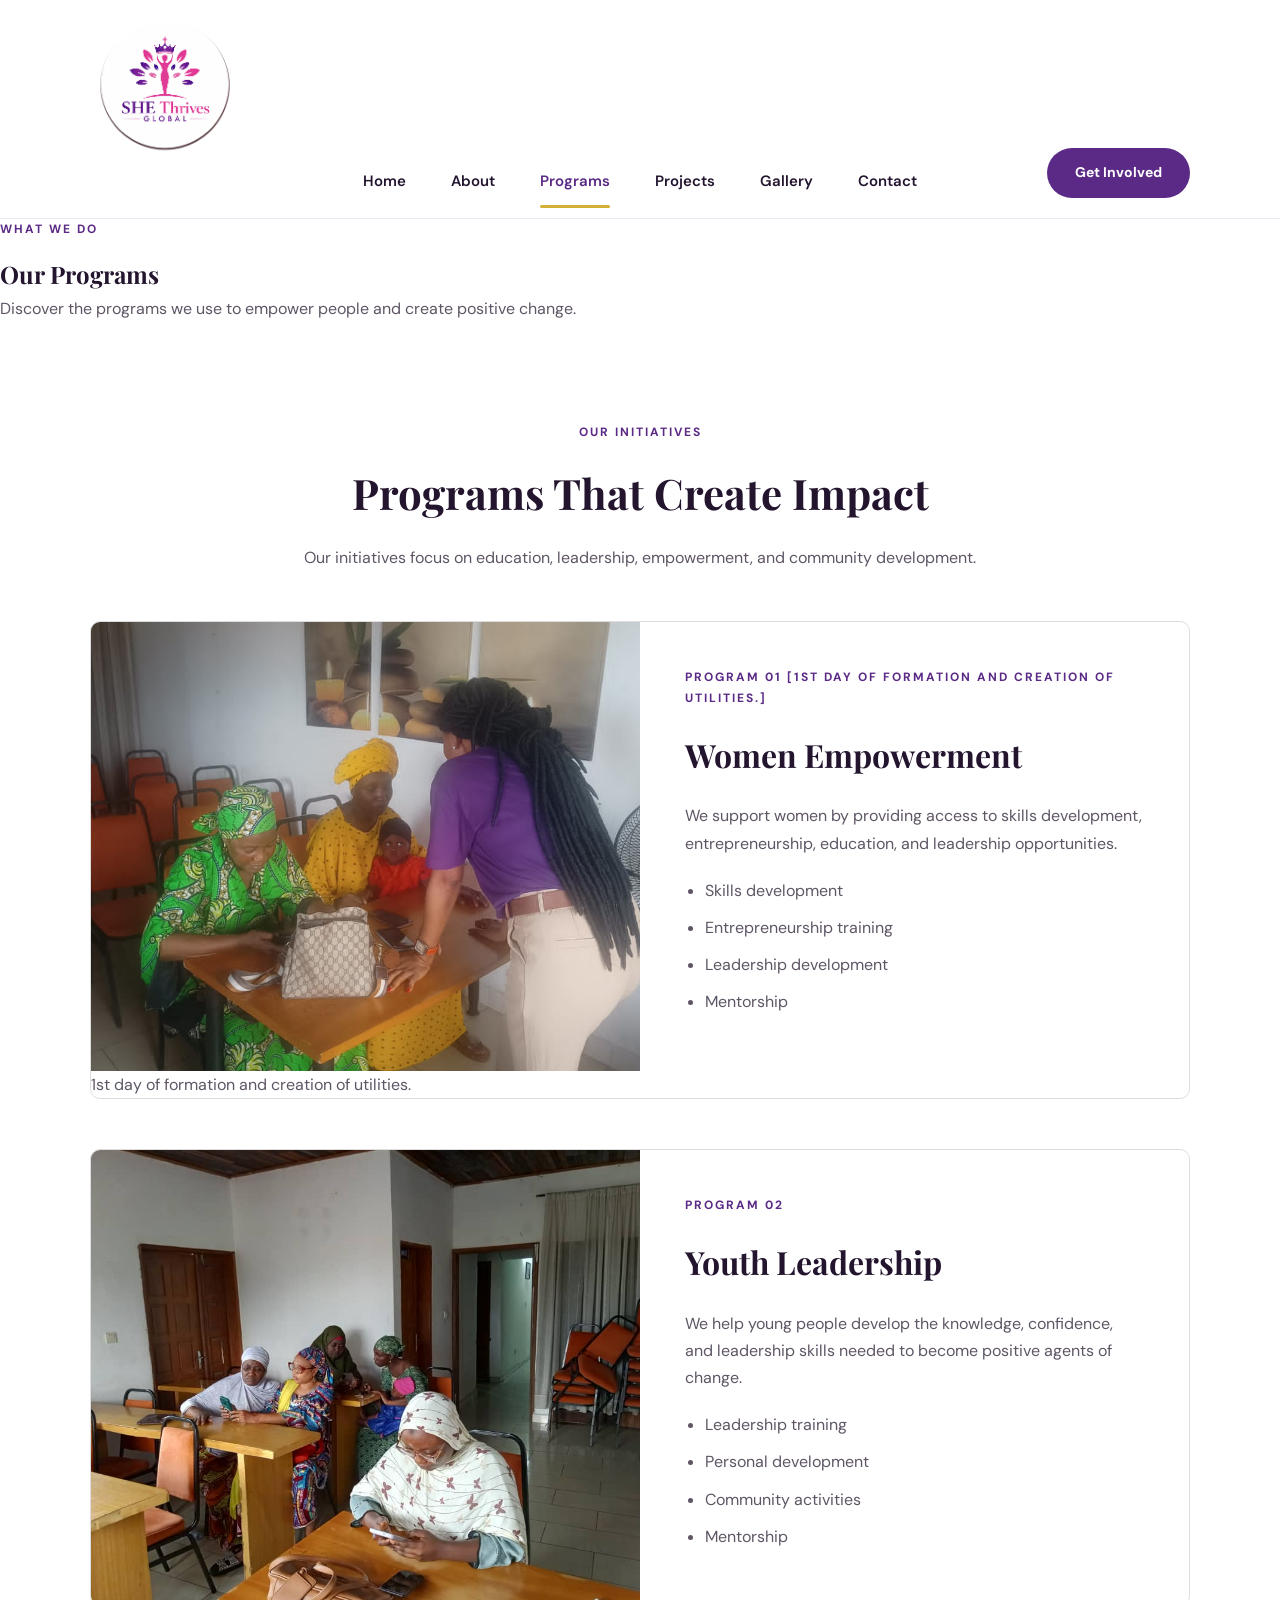
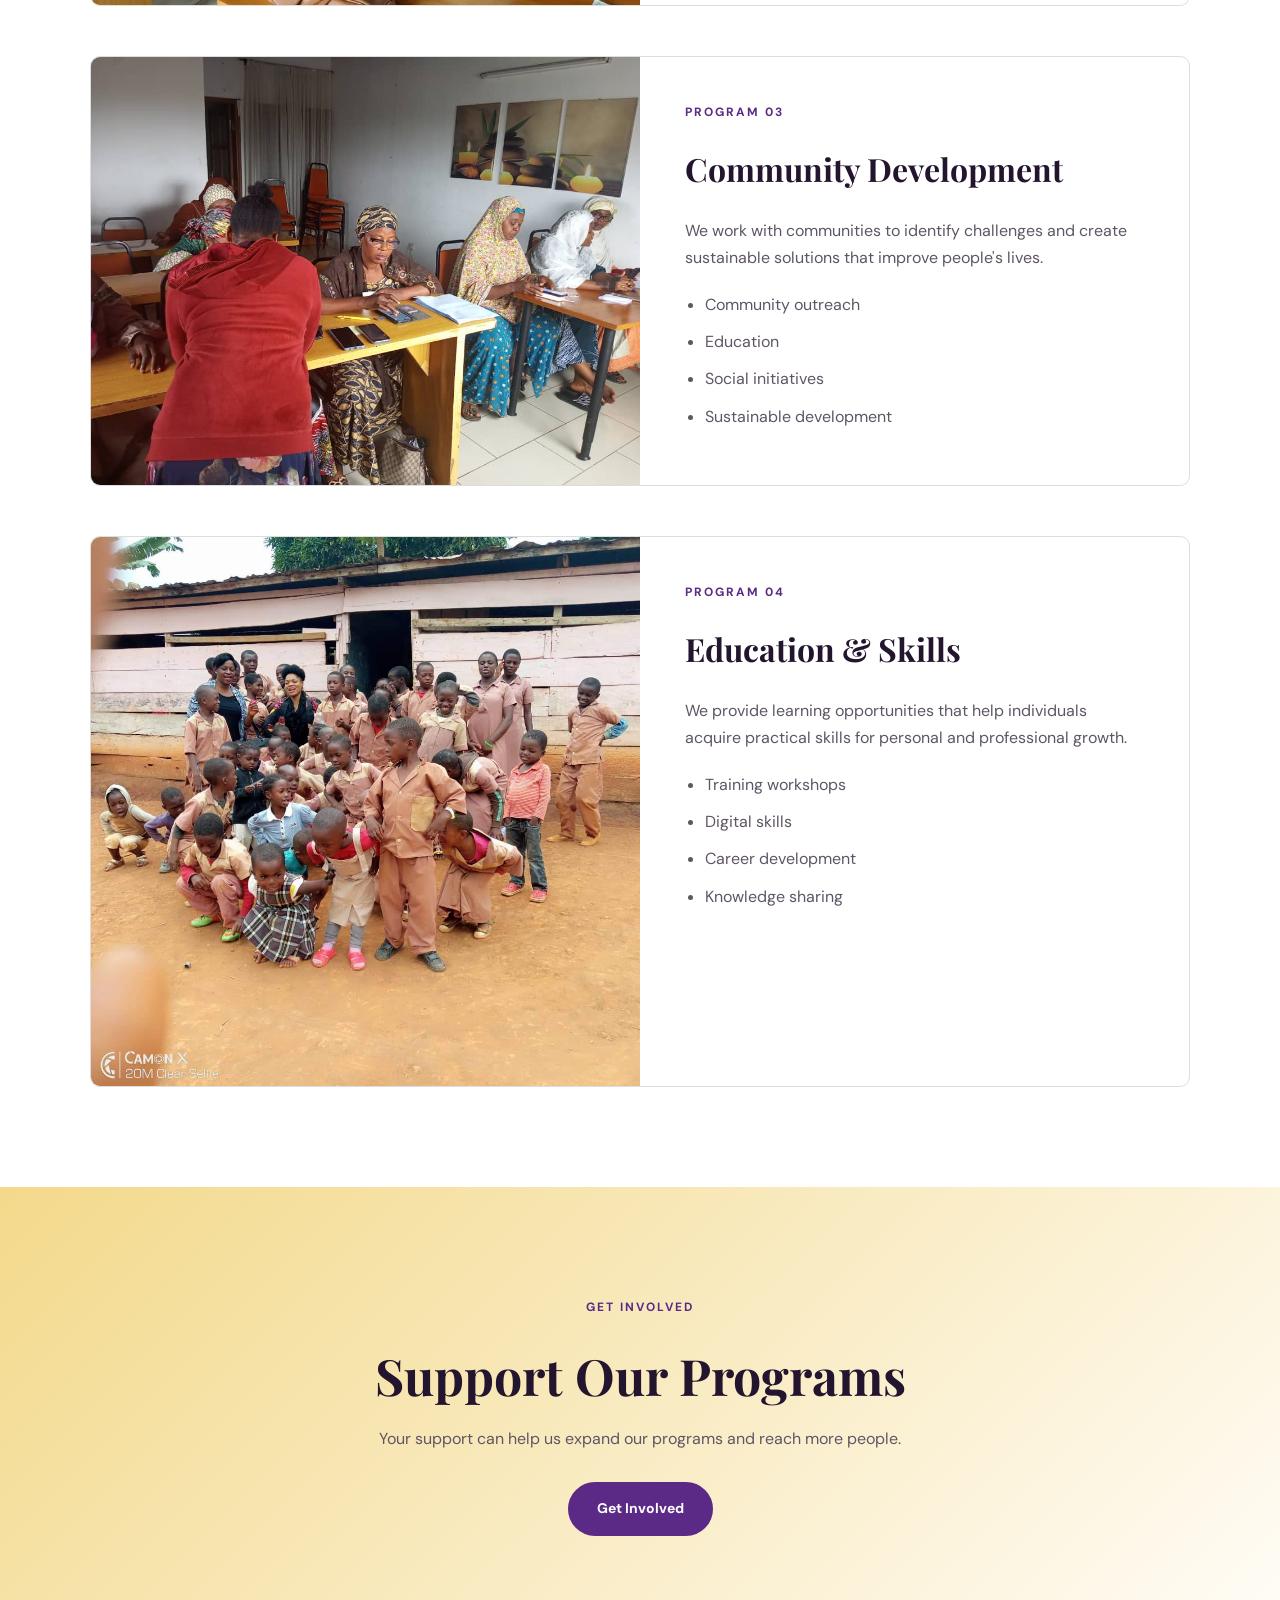
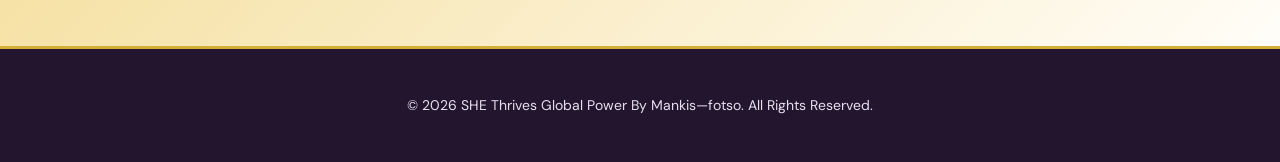
<file: SHE-Thrive/programs.html>
<!DOCTYPE html>
<html lang="en">

<head>
    <meta charset="UTF-8">
    <meta name="viewport" content="width=device-width, initial-scale=1.0">

    <title>Programs | SHE Thrive International</title>

    <link rel="preconnect" href="https://fonts.googleapis.com">

<link rel="preconnect"
      href="https://fonts.gstatic.com"
      crossorigin>

<link href="https://fonts.googleapis.com/css2?family=DM+Sans:wght@400;500;600;700&family=Playfair+Display:wght@500;600;700&display=swap"
      rel="stylesheet">

    <link rel="stylesheet" href="css/style.css">

<style>
.language-switcher{display:flex;align-items:center;margin-left:18px;flex-shrink:0}.language-switcher select{border:1px solid #d4af37;border-radius:20px;padding:8px 12px;background:#fff;color:#4b1b6f;font:600 14px 'DM Sans',sans-serif;cursor:pointer;outline:none}.language-switcher select:focus{box-shadow:0 0 0 3px rgba(212,175,55,.18)}.goog-te-banner-frame.skiptranslate{display:none!important}body{top:0!important}.goog-logo-link,.goog-te-gadget span{display:none!important}.goog-te-gadget{font-size:0!important}.goog-te-combo{margin:0!important}@media(max-width:900px){.language-switcher{margin:10px 0}.language-switcher select{width:100%}}</style>
</head>

<body>

   <header class="site-header">

    <!-- Logo -->
    <div class="header-logo">
        <a href="index.html">
            <img
                src="images/logo.png"
                alt="SHE Thrives Global"
            >
        </a>
    </div>

    <!-- Navigation -->
    <nav class="main-nav" id="mainNav">

        <a href="index.html" class="nav-link">
            Home
        </a>

        <a href="about.html" class="nav-link">
            About
        </a>

        <a href="programs.html" class="nav-link active">
            Programs
        </a>

        <a href="projects.html" class="nav-link">
            Projects
        </a>

        <a href="gallery.html" class="nav-link">
            Gallery
        </a>

        <a href="contact.html" class="nav-link">
            Contact
        </a>

    </nav>

    <!-- Get involved -->
    <a href="contact.html" class="header-button">
        Get Involved
    </a>


<!-- Language selector -->
<div class="language-switcher" aria-label="Language selector">
  <div id="google_translate_element"></div>
</div>

        <!-- Mobile menu -->
    

</header>

    <main>

        <!-- Page Hero -->
        <section class="page-hero">

            <div>

                <p class="section-subtitle">
                    WHAT WE DO
                </p>

                <h1>Our Programs</h1>

                <p>
                    Discover the programs we use to empower
                    people and create positive change.
                </p>

            </div>

        </section>


        <!-- Programs -->
        <section class="program-list">

            <div class="section-heading">

                <p class="section-subtitle">
                    OUR INITIATIVES
                </p>

                <h2>Programs That Create Impact</h2>

                <p>
                    Our initiatives focus on education, leadership,
                    empowerment, and community development.
                </p>

            </div>


            <div class="program-list-container">

                <!-- Program 1 -->
                <article class="program-large-card">

                    <img src="images/program3.jpg"
                         alt="Women empowerment program">

                    <div class="program-large-content">

                        <p class="section-subtitle">
                            PROGRAM 01 [1st day of formation and creation of utilities.]
                        </p>

                        <h3>Women Empowerment</h3>

                        <p>
                            We support women by providing access to
                            skills development, entrepreneurship,
                            education, and leadership opportunities.
                        </p>

                        <ul>
                            <li>Skills development</li>
                            <li>Entrepreneurship training</li>
                            <li>Leadership development</li>
                            <li>Mentorship</li>
                        </ul>

                    </div>
                        <p>1st day of formation and creation of utilities.</p>

                </article>


                <!-- Program 2 -->
                <article class="program-large-card">

                    <img src="images/project1.jpg"
                         alt="Leadership program">

                    <div class="program-large-content">

                        <p class="section-subtitle">
                            PROGRAM 02
                        </p>

                        <h3>Youth Leadership</h3>

                        <p>
                            We help young people develop the knowledge,
                            confidence, and leadership skills needed to
                            become positive agents of change.
                        </p>

                        <ul>
                            <li>Leadership training</li>
                            <li>Personal development</li>
                            <li>Community activities</li>
                            <li>Mentorship</li>
                        </ul>

                    </div>

                </article>


                <!-- Program 3 -->
                <article class="program-large-card">

                    <img src="images/program1.jpg"
                         alt="Community development program">

                    <div class="program-large-content">

                        <p class="section-subtitle">
                            PROGRAM 03
                        </p>

                        <h3>Community Development</h3>

                        <p>
                            We work with communities to identify
                            challenges and create sustainable
                            solutions that improve people's lives.
                        </p>

                        <ul>
                            <li>Community outreach</li>
                            <li>Education</li>
                            <li>Social initiatives</li>
                            <li>Sustainable development</li>
                        </ul>

                    </div>

                </article>


                <!-- Program 4 -->
                <article class="program-large-card">

                    <img src="images/program4.jpeg"
                         alt="Education program">

                    <div class="program-large-content">

                        <p class="section-subtitle">
                            PROGRAM 04
                        </p>

                        <h3>Education & Skills</h3>

                        <p>
                            We provide learning opportunities that
                            help individuals acquire practical skills
                            for personal and professional growth.
                        </p>

                        <ul>
                            <li>Training workshops</li>
                            <li>Digital skills</li>
                            <li>Career development</li>
                            <li>Knowledge sharing</li>
                        </ul>

                    </div>

                </article>

            </div>

        </section>


        <!-- CTA -->
        <section class="cta">

            <div class="cta-content">

                <p class="section-subtitle">
                    GET INVOLVED
                </p>

                <h2>
                    Support Our Programs
                </h2>

                <p>
                    Your support can help us expand our programs
                    and reach more people.
                </p>

                <a href="contact.html" class="btn">
                    Get Involved
                </a>

            </div>

        </section>

    </main>


    <!-- Footer -->
    <footer>

        <p>
               © 2026 SHE Thrives Global Power By Mankis—fotso. All Rights Reserved.
        </p>

    </footer>


    <script src="js/script.js"></script>


<script>
function googleTranslateElementInit(){
  new google.translate.TranslateElement({pageLanguage:'en',includedLanguages:'en,fr',autoDisplay:false},'google_translate_element');
}
</script>
<script src="https://translate.google.com/translate_a/element.js?cb=googleTranslateElementInit"></script>

</body>

</html>
</file>
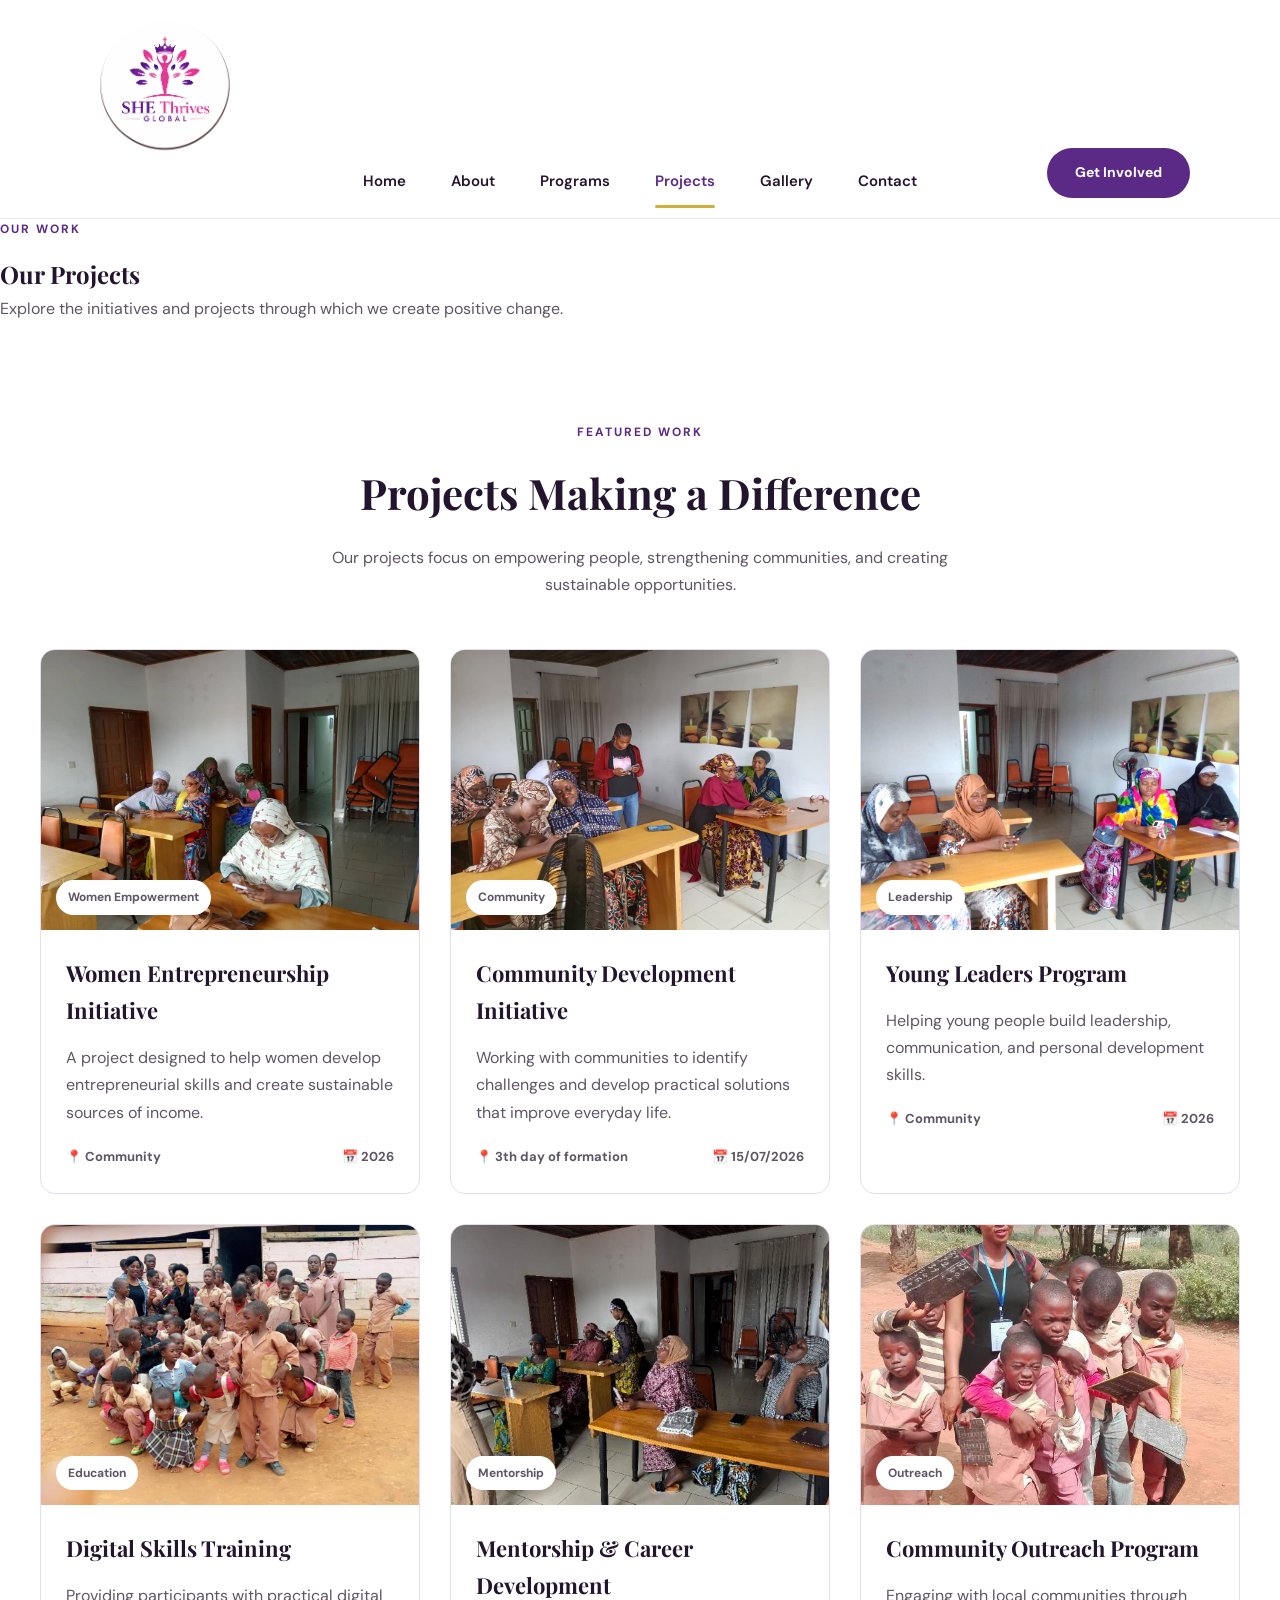
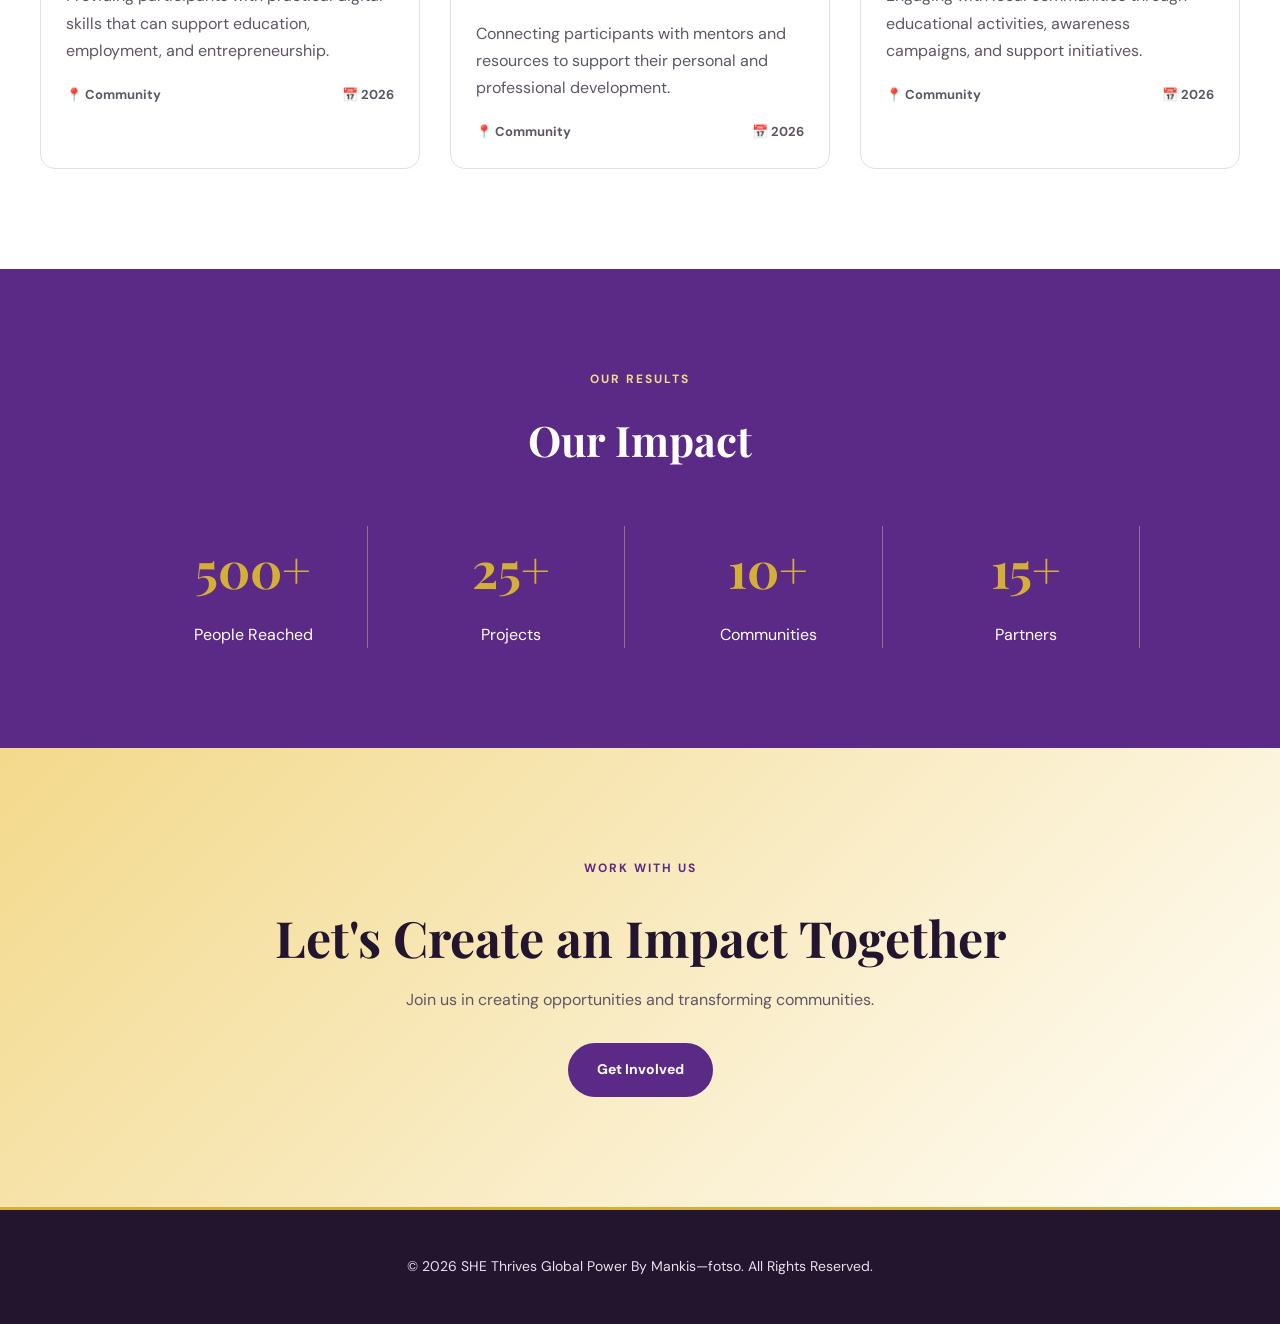
<file: SHE-Thrive/projects.html>
<!DOCTYPE html>
<html lang="en">

<head>
    <meta charset="UTF-8">
    <meta name="viewport" content="width=device-width, initial-scale=1.0">

    <title>Projects | SHE Thrive International</title>

    <link rel="preconnect" href="https://fonts.googleapis.com">

<link rel="preconnect"
      href="https://fonts.gstatic.com"
      crossorigin>

<link href="https://fonts.googleapis.com/css2?family=DM+Sans:wght@400;500;600;700&family=Playfair+Display:wght@500;600;700&display=swap"
      rel="stylesheet">

    <link rel="stylesheet" href="css/style.css">

<style>
.language-switcher{display:flex;align-items:center;margin-left:18px;flex-shrink:0}.language-switcher select{border:1px solid #d4af37;border-radius:20px;padding:8px 12px;background:#fff;color:#4b1b6f;font:600 14px 'DM Sans',sans-serif;cursor:pointer;outline:none}.language-switcher select:focus{box-shadow:0 0 0 3px rgba(212,175,55,.18)}.goog-te-banner-frame.skiptranslate{display:none!important}body{top:0!important}.goog-logo-link,.goog-te-gadget span{display:none!important}.goog-te-gadget{font-size:0!important}.goog-te-combo{margin:0!important}@media(max-width:900px){.language-switcher{margin:10px 0}.language-switcher select{width:100%}}</style>
</head>

<body>

  <header class="site-header">

    <!-- Logo -->
    <div class="header-logo">
        <a href="index.html">
            <img
                src="images/logo.png"
                alt="SHE Thrives Global"
            >
        </a>
    </div>

    <!-- Navigation -->
    <nav class="main-nav" id="mainNav">

        <a href="index.html" class="nav-link">
            Home
        </a>

        <a href="about.html" class="nav-link">
            About
        </a>

        <a href="programs.html" class="nav-link">
            Programs
        </a>

        <a href="projects.html" class="nav-link active">
            Projects
        </a>

        <a href="gallery.html" class="nav-link">
            Gallery
        </a>

        <a href="contact.html" class="nav-link">
            Contact
        </a>

    </nav>

    <!-- Get involved -->
    <a href="contact.html" class="header-button">
        Get Involved
    </a>


<!-- Language selector -->
<div class="language-switcher" aria-label="Language selector">
  <div id="google_translate_element"></div>
</div>

        <!-- Mobile menu -->
    

</header>

    <main>

        <!-- Page Hero -->
        <section class="page-hero">

            <div>

                <p class="section-subtitle">
                    OUR WORK
                </p>

                <h1>Our Projects</h1>

                <p>
                    Explore the initiatives and projects through
                    which we create positive change.
                </p>

            </div>

        </section>


        <!-- Projects -->
        <section class="projects-page">

            <div class="section-heading">

                <p class="section-subtitle">
                    FEATURED WORK
                </p>

                <h2>Projects Making a Difference</h2>

                <p>
                    Our projects focus on empowering people,
                    strengthening communities, and creating
                    sustainable opportunities.
                </p>

            </div>


            <div class="projects-grid">

                <!-- Project 1 -->
                <article class="project-item">

                    <div class="project-image">

                        <img src="images/project1.jpg"
                             alt="Women empowerment project">

                        <span>
                            Women Empowerment
                        </span>

                    </div>

                    <div class="project-info">

                        <h3>
                            Women Entrepreneurship Initiative
                        </h3>

                        <p>
                            A project designed to help women develop
                            entrepreneurial skills and create sustainable
                            sources of income.
                        </p>

                        <div class="project-meta">

                            <span>
                                📍 Community
                            </span>

                            <span>
                                📅 2026
                            </span>

                        </div>

                    </div>

                </article>


                <!-- Project 2 -->
                <article class="project-item">

                    <div class="project-image">

                        <img src="images/project2.jpg"
                             alt="Community development project">

                        <span>
                            Community
                        </span>

                    </div>

                    <div class="project-info">

                        <h3>
                            Community Development Initiative
                        </h3>

                        <p>
                            Working with communities to identify
                            challenges and develop practical solutions
                            that improve everyday life.
                        </p>

                        <div class="project-meta">

                            <span>
                                📍 3th day of formation
                            </span>

                            <span>
                                📅 15/07/2026
                            </span>

                        </div>

                    </div>

                </article>


                <!-- Project 3 -->
                <article class="project-item">

                    <div class="project-image">

                        <img src="images/project3.jpg"
                             alt="Youth leadership project">

                        <span>
                            Leadership
                        </span>

                    </div>

                    <div class="project-info">

                        <h3>
                            Young Leaders Program
                        </h3>

                        <p>
                            Helping young people build leadership,
                            communication, and personal development
                            skills.
                        </p>

                        <div class="project-meta">

                            <span>
                                📍 Community
                            </span>

                            <span>
                                📅 2026
                            </span>

                        </div>

                    </div>

                </article>


                <!-- Project 4 -->
                <article class="project-item">

                    <div class="project-image">

                        <img src="images/program4.jpeg"
                             alt="Education project">

                        <span>
                            Education
                        </span>

                    </div>

                    <div class="project-info">

                        <h3>
                            Digital Skills Training
                        </h3>

                        <p>
                            Providing participants with practical
                            digital skills that can support education,
                            employment, and entrepreneurship.
                        </p>

                        <div class="project-meta">

                            <span>
                                📍 Community
                            </span>

                            <span>
                                📅 2026
                            </span>

                        </div>

                    </div>

                </article>


                <!-- Project 5 -->
                <article class="project-item">

                    <div class="project-image">

                        <img src="images/gallery1.jpg"
                             alt="Mentorship project">

                        <span>
                            Mentorship
                        </span>

                    </div>

                    <div class="project-info">

                        <h3>
                            Mentorship & Career Development
                        </h3>

                        <p>
                            Connecting participants with mentors and
                            resources to support their personal and
                            professional development.
                        </p>

                        <div class="project-meta">

                            <span>
                                📍 Community
                            </span>

                            <span>
                                📅 2026
                            </span>

                        </div>

                    </div>

                </article>


                <!-- Project 6 -->
                <article class="project-item">

                    <div class="project-image">

                        <img src="images/gallery6.jpeg"
                             alt="Community outreach">

                        <span>
                            Outreach
                        </span>

                    </div>

                    <div class="project-info">

                        <h3>
                            Community Outreach Program
                        </h3>

                        <p>
                            Engaging with local communities through
                            educational activities, awareness campaigns,
                            and support initiatives.
                        </p>

                        <div class="project-meta">

                            <span>
                                📍 Community
                            </span>

                            <span>
                                📅 2026
                            </span>

                        </div>

                    </div>

                </article>

            </div>

        </section>


        <!-- Impact -->
        <section class="impact">

            <div class="section-heading">

                <p class="section-subtitle">
                    OUR RESULTS
                </p>

                <h2>Our Impact</h2>

            </div>

            <div class="impact-container">

                <div class="impact-item">
                    <h3>500+</h3>
                    <p>People Reached</p>
                </div>

                <div class="impact-item">
                    <h3>25+</h3>
                    <p>Projects</p>
                </div>

                <div class="impact-item">
                    <h3>10+</h3>
                    <p>Communities</p>
                </div>

                <div class="impact-item">
                    <h3>15+</h3>
                    <p>Partners</p>
                </div>

            </div>

        </section>


        <!-- CTA -->
        <section class="cta">

            <div class="cta-content">

                <p class="section-subtitle">
                    WORK WITH US
                </p>

                <h2>
                    Let's Create an Impact Together
                </h2>

                <p>
                    Join us in creating opportunities and
                    transforming communities.
                </p>

                <a href="contact.html" class="btn">
                    Get Involved
                </a>

            </div>

        </section>

    </main>


    <!-- Footer -->
    <footer>

        <p>
               © 2026 SHE Thrives Global Power By Mankis—fotso. All Rights Reserved.
        </p>

    </footer>


    <script src="js/script.js"></script>


<script>
function googleTranslateElementInit(){
  new google.translate.TranslateElement({pageLanguage:'en',includedLanguages:'en,fr',autoDisplay:false},'google_translate_element');
}
</script>
<script src="https://translate.google.com/translate_a/element.js?cb=googleTranslateElementInit"></script>

</body>

</html>
</file>
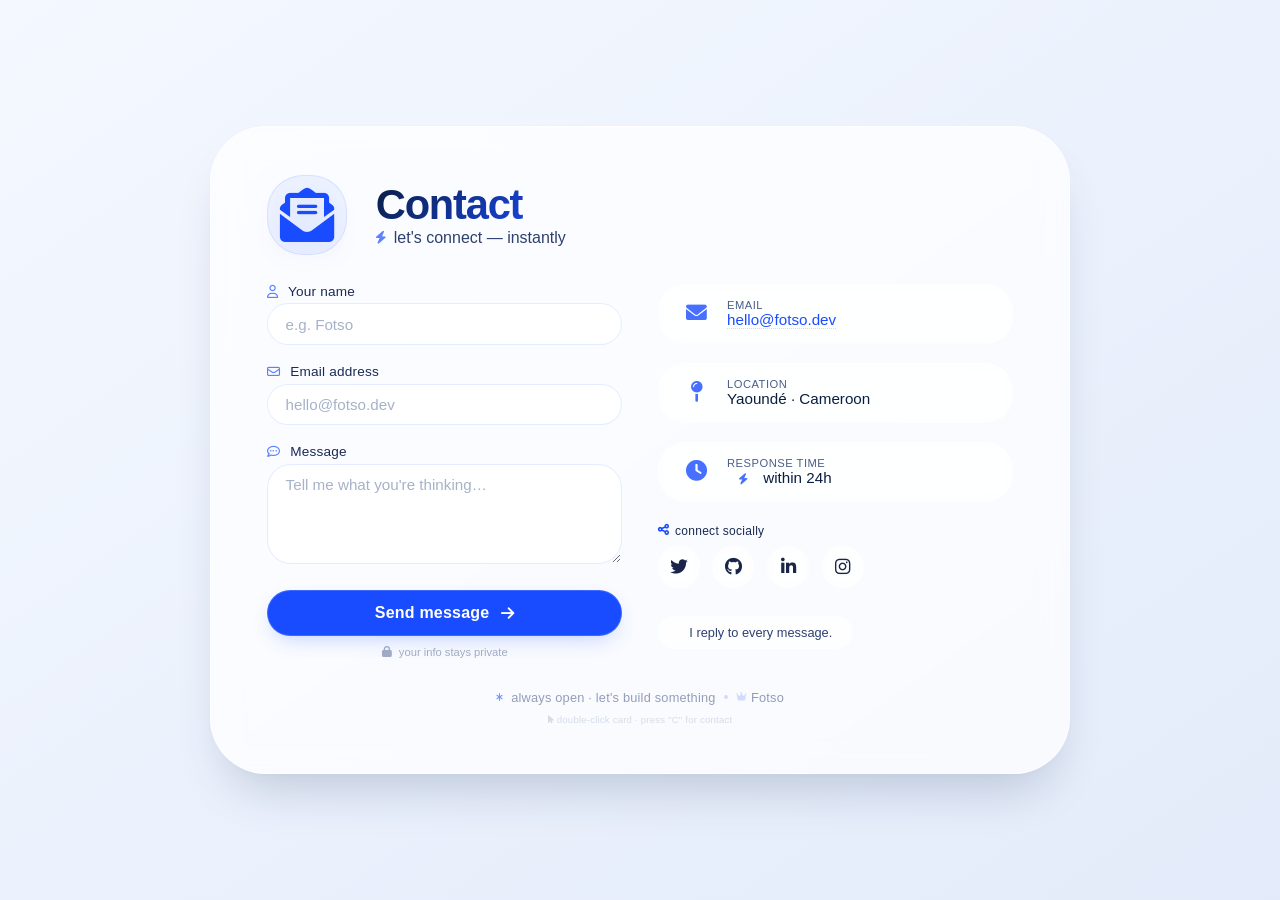
<file: Desktop/project2/contact-us.html>
<!DOCTYPE html>
<html lang="en">
<head>
  <meta charset="UTF-8" />
  <meta name="viewport" content="width=device-width, initial-scale=1.0" />
  <title>Contact · Fotso</title>
  <!-- Font Awesome 6 (free) for icons -->
  <link rel="stylesheet" href="https://cdnjs.cloudflare.com/ajax/libs/font-awesome/6.0.0-beta3/css/all.min.css" />
  <style>
    /* ----- reset & base ----- */
    * {
      margin: 0;
      padding: 0;
      box-sizing: border-box;
    }

    body {
      background: linear-gradient(145deg, #f4f8ff 0%, #e3ebfa 100%);
      min-height: 100vh;
      display: flex;
      align-items: center;
      justify-content: center;
      font-family: 'Inter', -apple-system, BlinkMacSystemFont, 'Segoe UI', Roboto, Helvetica, Arial, sans-serif;
      padding: 1.5rem;
      margin: 0;
    }

    /* ----- main card – contact ----- */
    .contact-card {
      max-width: 860px;
      width: 100%;
      background: rgba(255, 255, 255, 0.72);
      backdrop-filter: blur(14px);
      -webkit-backdrop-filter: blur(14px);
      border-radius: 56px;
      padding: 3rem 3.5rem 3rem;
      box-shadow: 0 30px 50px -18px rgba(0, 30, 70, 0.20),
                  0 2px 10px rgba(0,0,0,0.02);
      border: 1px solid rgba(255, 255, 255, 0.6);
      transition: all 0.25s ease;
    }

    .contact-card:hover {
      box-shadow: 0 40px 65px -18px rgba(0, 45, 100, 0.25);
      transform: scale(1.005);
      background: rgba(255, 255, 255, 0.85);
    }

    /* ----- header ----- */
    .contact-header {
      display: flex;
      align-items: center;
      gap: 1rem 1.8rem;
      flex-wrap: wrap;
      margin-bottom: 1.8rem;
    }

    .contact-icon {
      font-size: 3.4rem;
      color: #1a4cff;
      background: rgba(26, 76, 255, 0.06);
      width: 80px;
      height: 80px;
      display: flex;
      align-items: center;
      justify-content: center;
      border-radius: 36px;
      border: 1px solid rgba(26, 76, 255, 0.10);
      transition: 0.2s;
      flex-shrink: 0;
    }

    .contact-icon i {
      filter: drop-shadow(0 6px 12px rgba(26, 76, 255, 0.10));
    }

    .contact-title h1 {
      font-size: 2.6rem;
      font-weight: 700;
      letter-spacing: -1.2px;
      background: linear-gradient(135deg, #0b1e42, #1a4cff);
      -webkit-background-clip: text;
      background-clip: text;
      color: transparent;
      line-height: 1.1;
    }

    .contact-title .sub {
      font-size: 1rem;
      font-weight: 450;
      color: #2d3f6b;
      display: flex;
      align-items: center;
      gap: 8px;
      margin-top: 0.1rem;
    }

    .contact-title .sub i {
      color: #1a4cff;
      font-size: 0.8rem;
      opacity: 0.7;
    }

    /* ----- contact body (form + info) ----- */
    .contact-grid {
      display: grid;
      grid-template-columns: 1fr 1fr;
      gap: 2rem 2.2rem;
      margin: 0.6rem 0 0.8rem;
    }

    /* form styles */
    .form-group {
      margin-bottom: 1.2rem;
    }

    .form-group label {
      display: block;
      font-size: 0.85rem;
      font-weight: 500;
      color: #1a2a54;
      margin-bottom: 0.3rem;
      letter-spacing: 0.2px;
    }

    .form-group label i {
      color: #1a4cff;
      margin-right: 6px;
      font-size: 0.8rem;
      opacity: 0.7;
    }

    .form-group input,
    .form-group textarea {
      width: 100%;
      padding: 0.7rem 1.1rem;
      border-radius: 30px;
      border: 1.5px solid rgba(26, 76, 255, 0.10);
      background: rgba(255, 255, 255, 0.5);
      backdrop-filter: blur(4px);
      font-family: inherit;
      font-size: 0.95rem;
      transition: all 0.2s ease;
      color: #0b1e42;
      outline: none;
    }

    .form-group input:focus,
    .form-group textarea:focus {
      border-color: #1a4cff;
      background: rgba(255, 255, 255, 0.7);
      box-shadow: 0 0 0 4px rgba(26, 76, 255, 0.04);
    }

    .form-group input::placeholder,
    .form-group textarea::placeholder {
      color: #6b7fa5;
      font-weight: 350;
      opacity: 0.6;
    }

    .form-group textarea {
      min-height: 100px;
      resize: vertical;
      border-radius: 24px;
    }

    .btn-submit {
      background: #1a4cff;
      color: white;
      border: none;
      padding: 0.8rem 2.4rem;
      border-radius: 80px;
      font-weight: 600;
      font-size: 1rem;
      display: inline-flex;
      align-items: center;
      gap: 12px;
      cursor: pointer;
      transition: all 0.2s ease;
      box-shadow: 0 8px 22px -8px rgba(26, 76, 255, 0.30);
      border: 1px solid rgba(255, 255, 255, 0.15);
      letter-spacing: 0.2px;
      width: 100%;
      justify-content: center;
      margin-top: 0.2rem;
    }

    .btn-submit i {
      font-size: 0.95rem;
      transition: transform 0.2s ease;
    }

    .btn-submit:hover {
      background: #0039e6;
      transform: scale(1.02) translateY(-2px);
      box-shadow: 0 14px 30px -8px rgba(26, 76, 255, 0.40);
    }

    .btn-submit:hover i {
      transform: translateX(3px);
    }

    /* right side – contact info */
    .contact-info {
      display: flex;
      flex-direction: column;
      gap: 1.2rem;
    }

    .info-item {
      background: rgba(255, 255, 255, 0.3);
      backdrop-filter: blur(4px);
      border: 1px solid rgba(255, 255, 255, 0.5);
      border-radius: 28px;
      padding: 0.9rem 1.4rem;
      display: flex;
      align-items: center;
      gap: 14px;
      transition: 0.15s;
    }

    .info-item:hover {
      background: rgba(255, 255, 255, 0.5);
      border-color: rgba(26, 76, 255, 0.12);
    }

    .info-item i {
      font-size: 1.3rem;
      color: #1a4cff;
      width: 2rem;
      text-align: center;
      opacity: 0.8;
    }

    .info-item .info-content {
      display: flex;
      flex-direction: column;
    }

    .info-item .info-label {
      font-size: 0.7rem;
      text-transform: uppercase;
      letter-spacing: 0.5px;
      color: #4a5e88;
      font-weight: 500;
    }

    .info-item .info-value {
      font-size: 0.95rem;
      font-weight: 500;
      color: #0b1e42;
      word-break: break-word;
    }

    .info-item .info-value a {
      color: #1a4cff;
      text-decoration: none;
      border-bottom: 1px dotted rgba(26, 76, 255, 0.2);
    }

    .info-item .info-value a:hover {
      border-bottom: 1px solid #1a4cff;
    }

    /* social mini */
    .social-mini {
      display: flex;
      gap: 0.8rem;
      margin-top: 0.4rem;
      flex-wrap: wrap;
    }

    .social-mini a {
      display: inline-flex;
      align-items: center;
      justify-content: center;
      width: 42px;
      height: 42px;
      border-radius: 40px;
      background: rgba(255, 255, 255, 0.3);
      backdrop-filter: blur(4px);
      border: 1px solid rgba(255, 255, 255, 0.5);
      color: #1a2649;
      font-size: 1.1rem;
      transition: all 0.2s ease;
      text-decoration: none;
    }

    .social-mini a:hover {
      background: rgba(26, 76, 255, 0.04);
      border-color: #1a4cff;
      transform: translateY(-2px);
      color: #1a4cff;
    }

    /* ----- footer note ----- */
    .footnote-contact {
      margin-top: 2rem;
      font-size: 0.8rem;
      color: #4d608a;
      display: flex;
      align-items: center;
      justify-content: center;
      gap: 8px;
      flex-wrap: wrap;
      opacity: 0.6;
      letter-spacing: 0.2px;
    }

    .footnote-contact i {
      color: #1a4cff;
      font-size: 0.7rem;
    }

    /* ----- responsive ----- */
    @media (max-width: 720px) {
      .contact-card {
        padding: 2.2rem 1.8rem;
        border-radius: 40px;
      }

      .contact-grid {
        grid-template-columns: 1fr;
        gap: 1.8rem;
      }

      .contact-header {
        flex-direction: column;
        align-items: center;
        text-align: center;
      }

      .contact-title h1 {
        font-size: 2.2rem;
      }

      .contact-icon {
        width: 70px;
        height: 70px;
        font-size: 2.8rem;
      }

      .btn-submit {
        width: 100%;
      }
    }

    @media (max-width: 400px) {
      .contact-card {
        padding: 1.8rem 1.2rem;
      }
    }

    /* pulse on icon */
    .pulse-contact {
      animation: softPulse 3s ease-in-out infinite;
    }

    @keyframes softPulse {
      0% { box-shadow: 0 0 0 0 rgba(26, 76, 255, 0.04); }
      50% { box-shadow: 0 0 0 12px rgba(26, 76, 255, 0.01); }
      100% { box-shadow: 0 0 0 0 rgba(26, 76, 255, 0.04); }
    }
  </style>
</head>
<body>

  <div class="contact-card">

    <!-- header -->
    <div class="contact-header">
      <div class="contact-icon pulse-contact">
        <i class="fas fa-envelope-open-text"></i>
      </div>
      <div class="contact-title">
        <h1>Contact</h1>
        <div class="sub">
          <i class="fas fa-bolt"></i>
          <span>let's connect — instantly</span>
        </div>
      </div>
    </div>

    <!-- contact grid: form + info -->
    <div class="contact-grid">

      <!-- left: form -->
      <div>
        <form id="contactForm" onsubmit="handleSubmit(event)">
          <div class="form-group">
            <label for="name"><i class="far fa-user"></i> Your name</label>
            <input type="text" id="name" placeholder="e.g. Fotso" required />
          </div>
          <div class="form-group">
            <label for="email"><i class="far fa-envelope"></i> Email address</label>
            <input type="email" id="email" placeholder="hello@fotso.dev" required />
          </div>
          <div class="form-group">
            <label for="message"><i class="far fa-comment-dots"></i> Message</label>
            <textarea id="message" placeholder="Tell me what you're thinking…" required></textarea>
          </div>
          <button type="submit" class="btn-submit">
            <span>Send message</span>
            <i class="fas fa-arrow-right"></i>
          </button>
          <div style="margin-top: 0.6rem; font-size: 0.7rem; color: #4a5e88; opacity: 0.5; text-align: center;">
            <i class="fas fa-lock" style="margin-right: 4px;"></i> your info stays private
          </div>
        </form>
      </div>

      <!-- right: contact info -->
      <div class="contact-info">
        <div class="info-item">
          <i class="fas fa-envelope"></i>
          <div class="info-content">
            <span class="info-label">Email</span>
            <span class="info-value"><a href="mailto:hello@fotso.dev">hello@fotso.dev</a></span>
          </div>
        </div>
        <div class="info-item">
          <i class="fas fa-map-pin"></i>
          <div class="info-content">
            <span class="info-label">Location</span>
            <span class="info-value">Yaoundé · Cameroon</span>
          </div>
        </div>
        <div class="info-item">
          <i class="fas fa-clock"></i>
          <div class="info-content">
            <span class="info-label">Response time</span>
            <span class="info-value"><i class="fas fa-bolt" style="color: #1a4cff; font-size: 0.7rem;"></i> within 24h</span>
          </div>
        </div>

        <!-- social -->
        <div style="margin-top: 0.2rem;">
          <div style="font-size: 0.75rem; font-weight: 500; color: #1a2a54; margin-bottom: 0.5rem; letter-spacing: 0.3px; display: flex; align-items: center; gap: 6px;">
            <i class="fas fa-share-alt" style="color: #1a4cff; font-size: 0.8rem;"></i> connect socially
          </div>
          <div class="social-mini">
            <a href="#" aria-label="Twitter" onclick="alert('🐦 Find me on Twitter!')"><i class="fab fa-twitter"></i></a>
            <a href="#" aria-label="GitHub" onclick="alert('🐙 Check my code on GitHub.')"><i class="fab fa-github"></i></a>
            <a href="#" aria-label="LinkedIn" onclick="alert('🔗 Let\'s connect on LinkedIn.')"><i class="fab fa-linkedin-in"></i></a>
            <a href="#" aria-label="Instagram" onclick="alert('📸 Follow me on Instagram.')"><i class="fab fa-instagram"></i></a>
          </div>
        </div>

        <!-- extra note -->
        <div style="margin-top: 0.6rem; font-size: 0.8rem; color: #2d4070; background: rgba(255,255,255,0.2); padding: 0.5rem 1.2rem; border-radius: 40px; border: 1px solid rgba(255,255,255,0.3); backdrop-filter: blur(4px); display: inline-block; align-self: flex-start;">
          <i class="fas fa-sparkles" style="color: #1a4cff; margin-right: 8px;"></i>
          I reply to every message.
        </div>
      </div>
    </div>

    <!-- footer -->
    <div class="footnote-contact">
      <i class="fas fa-asterisk" style="font-size: 0.5rem;"></i>
      <span>always open · let's build something</span>
      <i class="fas fa-circle" style="font-size: 0.25rem; opacity: 0.3;"></i>
      <span style="display: inline-flex; align-items: center; gap: 4px;">
        <i class="fas fa-crown" style="font-size: 0.6rem; opacity: 0.3;"></i>
        Fotso
      </span>
    </div>

    <!-- tiny interactive hint -->
    <div style="margin-top: 0.6rem; font-size: 0.6rem; letter-spacing: 0.2px; color: #6b7fa5; opacity: 0.25; user-select: none; text-align: center;">
      <i class="fas fa-mouse-pointer"></i> double‑click card · press "C" for contact
    </div>
  </div>

  <script>
    // ----- form submit handler (demo) -----
    function handleSubmit(e) {
      e.preventDefault();
      const name = document.getElementById('name').value.trim();
      const email = document.getElementById('email').value.trim();
      const message = document.getElementById('message').value.trim();

      if (!name || !email || !message) {
        alert('✋ Please fill in all fields before sending.');
        return;
      }

      // simple email validation
      if (!email.includes('@') || !email.includes('.')) {
        alert('📧 Please enter a valid email address.');
        return;
      }

      alert('✅ Thanks, ' + name + '! Your message was sent instantly. (demo)');
      // In a real scenario, you'd POST to a backend here.
      document.getElementById('contactForm').reset();
    }

    // ----- double-click on card -----
    const card = document.querySelector('.contact-card');
    if (card) {
      card.addEventListener('dblclick', function(e) {
        if (e.target.closest('button') || e.target.closest('a')) return;
        alert('📬 Fotso here — thanks for reaching out! (double-click magic)');
      });
    }

    // ----- keyboard shortcut: 'c' or 'C' for contact -----
    document.addEventListener('keydown', function(e) {
      if (e.key === 'c' || e.key === 'C') {
        if (!e.ctrlKey && !e.metaKey && !e.altKey) {
          e.preventDefault();
          alert('💬 Contact Fotso: hello@fotso.dev (you pressed “C”)');
        }
      }
    });

    // console greeting
    console.log('%c📬 Contact · Fotso', 'font-size: 16px; font-weight: 600; color: #1a4cff; background: #edf3ff; padding: 6px 14px; border-radius: 30px;');
    console.log('%c✨ double‑click the card or press "C" for a quick contact reminder', 'font-size: 12px; color: #2d3f6b;');
  </script>

</body>
</html>
</file>
<file: SHE-Thrive/css/style.css>
:root {
    --primary: #5B2A86;
    --primary-light: #8E5BB7;
    --primary-dark: #3D1B5C;

    --gold: #D4AF37;
    --gold-light: #F3D98B;
    --gold-dark: #A98218;

    --dark: #24152F;
    --text: #5F5665;

    --light: #FAF7FC;
    --cream: #FFFDF8;
    --white: #FFFFFF;

    --border: #E6DDEC;
}


* {
    margin: 0;
    padding: 0;
    box-sizing: border-box;
}


html {
    scroll-behavior: smooth;
}


body {
    font-family: "DM Sans", sans-serif;

    color: var(--text);
    background: var(--white);

    line-height: 1.7;
}


h1,
h2,
h3 {
    font-family: "Playfair Display", serif;
    color: var(--dark);
}


a {
    color: inherit;
}

/* =========================
   NAVBAR
========================= */

header {
    position: sticky;
    top: 0;

    width: 100%;

    background: var(--white);

    border-bottom: 2px solid var(--gold);

    z-index: 1000;
}


.navbar {
    max-width: 1200px;

    margin: auto;

    padding: 18px 20px;

    display: flex;
    align-items: center;

    justify-content: space-between;
}


.logo {
    text-decoration: none;

    font-family: "Playfair Display", serif;

    font-size: 28px;

    font-weight: 700;

    color: var(--primary);
}


.logo::after {
    content: ".";
    color: var(--gold);
}


.nav-links {
    display: flex;

    gap: 28px;

    list-style: none;
}


.nav-links a {
    text-decoration: none;

    color: var(--dark);

    font-size: 14px;

    font-weight: 600;

    transition: 0.3s;
}


.nav-links a:hover {
    color: var(--primary);
}


.nav-links a.active {
    color: var(--gold-dark);
}
/* Footer */

footer {
    text-align: center;
    padding: 30px;
}

/* Responsive */

@media (max-width: 768px) {

    .navbar {
        flex-direction: column;
        gap: 20px;
    }

    .nav-links {
        flex-wrap: wrap;
        justify-content: center;
    }

    .hero h1 {
        font-size: 42px;
    }

    .hero-buttons {
        flex-direction: column;
    }
}

/* =========================
   ABOUT SECTION
========================= */

.about {
    max-width: 1200px;
    margin: auto;
    padding: 100px 20px;

    display: grid;
    grid-template-columns: 1fr 1fr;
    gap: 70px;

    align-items: center;
}

.about-image img {
    width: 100%;
    height: 500px;
    object-fit: cover;
    border-radius: 10px;
}

.about-content h2 {
    font-size: 42px;
    line-height: 1.2;
    margin-bottom: 25px;
}

.about-content h2 span {
    display: block;
}

.about-content p {
    margin-bottom: 20px;
}

.section-subtitle {
    font-size: 14px;
    font-weight: bold;
    letter-spacing: 2px;
    margin-bottom: 15px;
}


/* =========================
   PROGRAMS
========================= */

.programs {
    padding: 100px 20px;
}

.section-heading {
    max-width: 700px;
    margin: 0 auto 50px;
    text-align: center;
}

.section-heading h2 {
    font-size: 42px;
    margin-bottom: 15px;
}

.program-container {
    max-width: 1200px;
    margin: auto;

    display: grid;
    grid-template-columns: repeat(3, 1fr);
    gap: 30px;
}

.program-card {
    padding: 35px;
    border: 1px solid #ddd;
    border-radius: 10px;
}

.program-icon {
    width: 55px;
    height: 55px;

    display: flex;
    align-items: center;
    justify-content: center;

    border-radius: 50%;

    font-size: 25px;

    margin-bottom: 20px;
}

.program-card h3 {
    font-size: 22px;
    margin-bottom: 15px;
}

.program-card p {
    margin-bottom: 20px;
}

.program-card a {
    text-decoration: none;
    font-weight: bold;
}


/* =========================
   IMPACT
========================= */

.impact {
    padding: 100px 20px;
}

.impact-container {
    max-width: 1000px;
    margin: auto;

    display: grid;
    grid-template-columns: repeat(4, 1fr);
    gap: 30px;

    text-align: center;
}

.impact-item h3 {
    font-size: 45px;
    margin-bottom: 10px;
}

.impact-item p {
    font-size: 16px;
}


/* =========================
   RESPONSIVE
========================= */

@media (max-width: 768px) {

    .about {
        grid-template-columns: 1fr;
    }

    .about-image img {
        height: 350px;
    }

    .about-content h2 {
        font-size: 34px;
    }

    .program-container {
        grid-template-columns: 1fr;
    }

    .impact-container {
        grid-template-columns: repeat(2, 1fr);
    }
}

/* =========================
   PROJECTS
========================= */

.projects {
    padding: 100px 20px;
}

.project-container {
    max-width: 1200px;
    margin: auto;

    display: grid;
    grid-template-columns: repeat(3, 1fr);
    gap: 30px;
}

.project-card {
    border: 1px solid #ddd;
    border-radius: 10px;
    overflow: hidden;
}

.project-card img {
    width: 100%;
    height: 250px;
    object-fit: cover;
}

.project-content {
    padding: 25px;
}

.project-category {
    font-size: 12px;
    font-weight: bold;
    letter-spacing: 1px;
}

.project-content h3 {
    font-size: 22px;
    margin: 10px 0;
}

.project-content p {
    margin-bottom: 20px;
}

.project-content a {
    text-decoration: none;
    font-weight: bold;
}


/* =========================
   GALLERY
========================= */

.gallery {
    padding: 100px 20px;
}

.gallery-container {
    max-width: 1200px;
    margin: auto;

    display: grid;
    grid-template-columns: repeat(4, 1fr);
    gap: 15px;
}

.gallery-container img {
    width: 100%;
    height: 250px;
    object-fit: cover;
    border-radius: 8px;
}


/* =========================
   TESTIMONIALS
========================= */

.testimonials {
    padding: 100px 20px;
}

.testimonial-container {
    max-width: 1100px;
    margin: auto;

    display: grid;
    grid-template-columns: repeat(3, 1fr);
    gap: 30px;
}

.testimonial-card {
    padding: 30px;
    border: 1px solid #ddd;
    border-radius: 10px;
}

.testimonial-card p {
    font-style: italic;
    margin-bottom: 20px;
}

.testimonial-card h4 {
    font-size: 16px;
}


/* =========================
   CALL TO ACTION
========================= */

.cta {
    padding: 100px 20px;
    text-align: center;
}

.cta-content {
    max-width: 750px;
    margin: auto;
}

.cta h2 {
    font-size: 45px;
    line-height: 1.2;
    margin-bottom: 20px;
}

.cta h2 span {
    display: block;
}

.cta p {
    margin-bottom: 30px;
}


/* =========================
   RESPONSIVE
========================= */

@media (max-width: 768px) {

    .project-container {
        grid-template-columns: 1fr;
    }

    .gallery-container {
        grid-template-columns: repeat(2, 1fr);
    }

    .testimonial-container {
        grid-template-columns: 1fr;
    }

    .cta h2 {
        font-size: 34px;
    }
}

/* =========================
   HERO
========================= */

.hero {
    min-height: 85vh;

    display: flex;

    align-items: center;

    padding: 80px 8%;

    background:
        radial-gradient(
            circle at 90% 20%,
            rgba(212, 175, 55, 0.18),
            transparent 25%
        ),

        linear-gradient(
            135deg,
            #ffffff 0%,
            #faf7fc 55%,
            #f0e5f7 100%
        );
}


.hero h1 span {
    color: var(--primary);
}


.hero .highlight {
    color: var(--gold-dark);
}


.hero-content {
    max-width: 700px;
}


.section-subtitle,
.subtitle {
    color: var(--gold-dark);

    font-size: 12px;

    font-weight: 700;

    letter-spacing: 2px;

    margin-bottom: 15px;

    text-transform: uppercase;
}


.hero h1 {
    font-family: "Playfair Display", serif;

    font-size: clamp(45px, 6vw, 75px);

    line-height: 1.05;

    color: var(--dark);

    margin-bottom: 25px;
}


.hero h1 span {
    color: var(--primary);
}


.hero p {
    font-size: 18px;

    max-width: 600px;

    margin-bottom: 30px;
}


.hero-buttons {
    display: flex;

    gap: 15px;

    flex-wrap: wrap;
}


/* =========================
   ABOUT STORY
========================= */

.about-story {
    max-width: 1200px;
    margin: auto;

    padding: 100px 20px;

    display: grid;
    grid-template-columns: 1fr 1fr;
    gap: 70px;

    align-items: center;
}

.about-story-image img {
    width: 100%;
    height: 500px;
    object-fit: cover;
    border-radius: 10px;
}

.about-story-content h2 {
    font-size: 42px;
    line-height: 1.2;

    margin-bottom: 25px;
}

.about-story-content p {
    margin-bottom: 20px;
}


/* =========================
   MISSION VISION VALUES
========================= */

.mvv {
    padding: 100px 20px;
}

.mvv-container {
    max-width: 1100px;
    margin: auto;

    display: grid;
    grid-template-columns: repeat(3, 1fr);
    gap: 30px;
}

.mvv-card {
    padding: 35px;

    border: 1px solid #ddd;
    border-radius: 10px;

    text-align: center;
}

.mvv-card h3 {
    font-size: 24px;
    margin-bottom: 15px;
}


/* =========================
   WHY US
========================= */

.why-us {
    padding: 100px 20px;
}

.why-content {
    max-width: 800px;
    margin: auto;
    text-align: center;
}

.why-content h2 {
    font-size: 42px;
    line-height: 1.2;

    margin-bottom: 25px;
}

.why-content h2 span {
    display: block;
}

.why-content p {
    margin-bottom: 20px;
}


/* =========================
   MOBILE
========================= */

@media (max-width: 768px) {

    .page-hero h1 {
        font-size: 42px;
    }

    .about-story {
        grid-template-columns: 1fr;
    }

    .about-story-image img {
        height: 350px;
    }

    .about-story-content h2 {
        font-size: 34px;
    }

    .mvv-container {
        grid-template-columns: 1fr;
    }

    .why-content h2 {
        font-size: 34px;
    }
}

/* =========================
   PROGRAMS PAGE
========================= */

.program-list {
    padding: 100px 20px;
}

.program-list-container {
    max-width: 1100px;
    margin: auto;

    display: flex;
    flex-direction: column;
    gap: 50px;
}

.program-large-card {
    display: grid;
    grid-template-columns: 1fr 1fr;

    border: 1px solid #ddd;
    border-radius: 10px;

    overflow: hidden;
}

.program-large-card img {
    width: 100%;
    height: 100%;
    min-height: 400px;

    object-fit: cover;
}

.program-large-content {
    padding: 45px;
}

.program-large-content h3 {
    font-size: 32px;
    margin-bottom: 20px;
}

.program-large-content p {
    margin-bottom: 20px;
}

.program-large-content ul {
    padding-left: 20px;
}

.program-large-content li {
    margin-bottom: 10px;
}


/* Mobile */

@media (max-width: 768px) {

    .program-large-card {
        grid-template-columns: 1fr;
    }

    .program-large-card img {
        min-height: 300px;
    }

    .program-large-content {
        padding: 30px;
    }

    .program-large-content h3 {
        font-size: 27px;
    }
}

/* =========================
   PROJECTS PAGE
========================= */

.projects-page {
    padding: 100px 20px;
}

.projects-grid {
    max-width: 1200px;
    margin: auto;

    display: grid;
    grid-template-columns: repeat(3, 1fr);
    gap: 30px;
}

.project-item {
    border: 1px solid #ddd;
    border-radius: 10px;
    overflow: hidden;
    background: white;
}

.project-image {
    position: relative;
}

.project-image img {
    width: 100%;
    height: 280px;
    object-fit: cover;
    display: block;
}

.project-image span {
    position: absolute;
    bottom: 15px;
    left: 15px;

    padding: 7px 12px;

    border-radius: 20px;

    font-size: 12px;
    font-weight: bold;

    background: white;
}

.project-info {
    padding: 25px;
}

.project-info h3 {
    font-size: 22px;
    margin-bottom: 15px;
}

.project-info p {
    margin-bottom: 20px;
}

.project-meta {
    display: flex;
    justify-content: space-between;

    font-size: 13px;
    font-weight: bold;
}


/* Hover effect */

.project-item {
    transition: transform 0.3s ease;
}

.project-item:hover {
    transform: translateY(-8px);
}


/* Mobile */

@media (max-width: 900px) {

    .projects-grid {
        grid-template-columns: repeat(2, 1fr);
    }
}

@media (max-width: 600px) {

    .projects-grid {
        grid-template-columns: 1fr;
    }

    .project-image img {
        height: 250px;
    }
}

/* =========================
   GALLERY PAGE
========================= */

.gallery-page {
    padding: 100px 20px;
}

.gallery-grid {
    max-width: 1200px;
    margin: auto;

    display: grid;
    grid-template-columns: repeat(4, 1fr);
    gap: 15px;
}

.gallery-item {
    overflow: hidden;

    border-radius: 10px;

    cursor: pointer;

    border: 2px solid transparent;

    transition: 0.3s;
}


.gallery-item:hover {
    border-color: var(--gold);
}


.gallery-item img {
    transition: transform 0.4s ease;
}


.gallery-item:hover img {
    transform: scale(1.08);
}


/* =========================
   LIGHTBOX
========================= */

.lightbox {
    position: fixed;

    inset: 0;

    display: none;

    align-items: center;
    justify-content: center;

    padding: 40px;

    z-index: 9999;
}

.lightbox.active {
    display: flex;
}

.lightbox img {
    max-width: 90%;
    max-height: 85vh;

    object-fit: contain;
}

.lightbox-close {
    position: absolute;

    top: 25px;
    right: 35px;

    background: none;
    border: none;

    font-size: 45px;

    cursor: pointer;
}


/* =========================
   MOBILE
========================= */

@media (max-width: 900px) {

    .gallery-grid {
        grid-template-columns: repeat(2, 1fr);
    }
}

@media (max-width: 600px) {

    .gallery-grid {
        grid-template-columns: 1fr;
    }

    .gallery-item img {
        height: 300px;
    }
}


/* =========================
   CONTACT PAGE
========================= */

.contact-section {
    padding: 100px 20px;
}

.contact-container {
    max-width: 1100px;
    margin: auto;

    display: grid;
    grid-template-columns: 1fr 1fr;
    gap: 70px;
}

.contact-info h2 {
    font-size: 42px;
    line-height: 1.2;
    margin-bottom: 20px;
}

.contact-info > p {
    margin-bottom: 35px;
}

.contact-item {
    display: flex;
    align-items: center;
    gap: 20px;
    margin-bottom: 25px;
}

.contact-icon {
    width: 50px;
    height: 50px;

    display: flex;
    align-items: center;
    justify-content: center;

    border-radius: 50%;

    font-size: 20px;
}

.contact-item h3 {
    margin-bottom: 3px;
}

.contact-item p {
    margin: 0;
}


/* Contact Form */

.contact-form-container {
    padding: 35px;

    border: 1px solid #ddd;
    border-radius: 10px;
}

.contact-form-container h2 {
    font-size: 30px;
    margin-bottom: 25px;
}

.form-group input,
.form-group textarea {
    width: 100%;

    padding: 14px 16px;

    border: 1px solid var(--border);

    border-radius: 7px;

    background: var(--cream);

    color: var(--dark);

    font-family: inherit;

    font-size: 15px;
}


.form-group input:focus,
.form-group textarea:focus {
    outline: none;

    border-color: var(--gold);

    box-shadow:
        0 0 0 3px rgba(212, 175, 55, 0.15);
}
#formMessage {
    margin-top: 15px;
    font-weight: bold;
}


/* Map */

.map-section {
    padding: 50px 20px 100px;
}

.map-container {
    max-width: 1100px;
    margin: auto;

    overflow: hidden;
    border-radius: 10px;
}


/* Mobile */

@media (max-width: 768px) {

    .contact-container {
        grid-template-columns: 1fr;
        gap: 50px;
    }

    .contact-info h2 {
        font-size: 34px;
    }

    .contact-form-container {
        padding: 25px;
    }
}

/* =========================
   BUTTONS
========================= */

.btn {
    display: inline-block;

    padding: 13px 27px;

    border-radius: 30px;

    text-decoration: none;

    font-size: 14px;

    font-weight: 700;

    color: var(--white);

    background: var(--primary);

    border: 2px solid var(--primary);

    transition: all 0.3s ease;
}


.btn:hover {
    color: var(--dark);

    background: var(--gold);

    border-color: var(--gold);

    transform: translateY(-2px);
}


.btn-outline {
    color: var(--primary);

    background: transparent;

    border: 2px solid var(--gold);
}


.btn-outline:hover {
    color: var(--dark);

    background: var(--gold);
}

/* =========================
   HERO
========================= */

.hero {
    min-height: 85vh;

    display: flex;

    align-items: center;

    padding: 80px 8%;

    background:
        linear-gradient(
            90deg,
            rgba(255,255,255,0.98) 0%,
            rgba(255,255,255,0.88) 45%,
            rgba(245,231,238,0.45) 100%
        );
}


.hero-content {
    max-width: 700px;
}


.subtitle,
.section-subtitle {
    color: var(--primary);

    font-size: 12px;

    font-weight: 700;

    letter-spacing: 2px;

    margin-bottom: 15px;
}


.hero h1 {
    font-family: "Playfair Display", serif;

    font-size: clamp(45px, 6vw, 75px);

    line-height: 1.05;

    color: var(--dark);

    margin-bottom: 25px;
}


.hero h1 span {
    color: var(--primary);
}


.hero p {
    font-size: 18px;

    max-width: 600px;

    margin-bottom: 30px;
}


.hero-buttons {
    display: flex;

    gap: 15px;

    flex-wrap: wrap;
}

/* =========================
   CARDS
========================= */

.program-card,
.project-item,
.mvv-card,
.testimonial-card {
    background: var(--white);

    border: 1px solid var(--border);

    border-radius: 15px;

    transition:
        transform 0.3s ease,
        box-shadow 0.3s ease,
        border-color 0.3s ease;
}


.program-card:hover,
.project-item:hover,
.mvv-card:hover,
.testimonial-card:hover {
    transform: translateY(-7px);

    border-color: var(--gold);

    box-shadow:
        0 15px 35px rgba(91, 42, 134, 0.12);
}

.program-icon {
    color: var(--primary);

    background: var(--secondary);
}


.program-card a,
.project-content a {
    color: var(--primary);
}

/* =========================
   IMPACT
========================= */

.impact {
    padding: 100px 20px;

    background: var(--primary);

    color: var(--white);
}


.impact h2,
.impact h3,
.impact p {
    color: var(--white);
}


.impact .section-subtitle {
    color: var(--gold-light);
}


.impact-item {
    border-right: 1px solid rgba(243, 217, 139, 0.4);
}


.impact-item h3 {
    color: var(--gold);

    font-family: "Playfair Display", serif;

    font-size: 50px;
}

/* =========================
   CTA
========================= */

.cta {
    padding: 110px 20px;

    text-align: center;

    background:
        linear-gradient(
            135deg,
            var(--gold-light),
            #FFFDF8
        );
}


.cta h2 {
    color: var(--dark);

    font-size: clamp(35px, 5vw, 50px);

    line-height: 1.15;

    margin-bottom: 20px;
}


.cta .btn {
    background: var(--primary);

    border-color: var(--primary);
}


.cta .btn:hover {
    background: var(--gold);

    border-color: var(--gold);
}

/* =========================
   FOOTER
========================= */

footer {
    padding: 45px 20px;

    text-align: center;

    color: var(--white);

    background: var(--dark);

    border-top: 3px solid var(--gold);
}


footer p {
    color: #E8DFEE;

    font-size: 14px;
}

/* =========================
   MOBILE MENU
========================= */

.menu-toggle {
    display: none;

    border: none;

    background: none;

    font-size: 28px;

    cursor: pointer;

    color: var(--dark);
}


@media (max-width: 900px) {

    .navbar {
        position: relative;
    }


    .menu-toggle {
        display: block;
    }


    .navbar > .btn {
        display: none;
    }


    .nav-links {
        position: absolute;

        top: 100%;

        left: 0;

        width: 100%;

        padding: 25px;

        background: var(--white);

        border-top: 1px solid var(--border);

        display: none;

        flex-direction: column;

        gap: 18px;

        text-align: center;
    }


    .nav-links.active {
        display: flex;
    }
}

/* =================================
   SHE THRIVES GLOBAL HEADER
================================= */

.site-header {
    width: 100%;
    min-height: 145px;

    background: #ffffff;

    display: grid;

    grid-template-columns: 1fr auto 1fr;

    align-items: center;

    padding: 15px 7%;

    border-bottom: 1px solid #eee5f2;

    position: relative;

    z-index: 1000;
}


/* ================================
   LOGO
================================ */

.header-logo {
    justify-self: left;

    grid-column: 1 / 4;

    grid-row: 1;
}


.header-logo img {
    width: 150px;

    height: auto;

    display: block;
}


.header-logo a {
    display: block;
}


/* ================================
   NAVIGATION
================================ */

.main-nav {
    grid-column: 1 / 4;

    grid-row: 2;

    display: flex;

    justify-content: center;

    align-items: center;

    gap: 45px;

    margin-top: 5px;
}


/* MAPS STYLES  */


.map-container {
    width: 100%;
    height: 450px;
    overflow: hidden;
    border-radius: 15px;
}

.map-container iframe {
    width: 100%;
    height: 100%;
    border: 0;
}

/* Tablets */
@media (max-width: 768px) {
    .map-container {
        height: 400px;
    }
}

/* Phones */
@media (max-width: 480px) {
    .map-container {
        height: 300px;
        border-radius: 10px;
    }
}


.nav-link {
    position: relative;

    text-decoration: none;

    color: #24152f;

    font-family: "DM Sans", sans-serif;

    font-size: 15px;

    font-weight: 600;

    padding: 8px 0;

    transition: color 0.1s ease;
}


.nav-link:hover {
    color: #5b2a86;
}


/* Gold active underline */

.nav-link.active {
    color: #5b2a86;
}


.nav-link.active::after {
    content: "";

    position: absolute;

    left: 0;
    right: 0;

    bottom: -5px;

    height: 3px;

    background: #d4af37;

    border-radius: 10px;
}


/* ================================
   GET INVOLVED BUTTON
================================ */

.header-button {
    position: absolute;

    right: 7%;

    bottom: 20px;

    padding: 13px 28px;

    background: #5b2a86;

    color: white;

    text-decoration: none;

    border-radius: 30px;

    font-weight: 700;

    font-size: 14px;

    transition: all 0.3s ease;
}


.header-button:hover {
    background: #d4af37;

    color: #24152f;

    transform: translateY(-2px);
}


/* ================================
   MOBILE BUTTON
================================ */

.menu-toggle {
    display: none;

    border: none;

    background: transparent;

    color: #5b2a86;

    font-size: 30px;

    cursor: pointer;
}


/* ================================
   MOBILE
================================ */

@media (max-width: 900px) {

    .site-header {
        min-height: 90px;

        display: flex;

        justify-content: space-between;

        padding: 12px 20px;
    }


    .header-logo {
        margin: 0;

        grid-column: auto;
    }


    .header-logo img {
        width: 150px;
    }


    .main-nav {
        position: absolute;

        top: 100%;

        left: 0;

        width: 100%;

        padding: 25px;

        background: white;

        display: none;

        flex-direction: column;

        gap: 18px;

        border-bottom: 2px solid #d4af37;

        box-shadow: 0 10px 25px rgba(36, 21, 47, 0.1);
    }


    .main-nav.active {
        display: flex;
    }


    .header-button {
        display: none;
    }


    .menu-toggle {
        display: block;
    }


    .nav-link.active::after {
        bottom: -2px;
    }
}

.social-links {
    margin-top: 30px;
}

.social-links h3 {
    margin-bottom: 15px;
}

.social-icons {
    display: flex;
    gap: 15px;
}

.social-icons a {
    width: 45px;
    height: 45px;
    display: flex;
    align-items: center;
    justify-content: center;
    border-radius: 50%;
    text-decoration: none;
    font-size: 20px;
    transition: 0.3s ease;
}

.social-icons a:hover {
    transform: translateY(-4px);
}

.gallery-item {
    overflow: hidden;

    border-radius: 10px;

    background: #ffffff;

    border: 1px solid #eee5f2;
}

.gallery-item img {
    width: 100%;
    height: 280px;

    object-fit: cover;

    display: block;
}

.gallery-date {
    padding: 12px 15px;

    color: #5b2a86;

    font-size: 13px;

    font-weight: 600;

    border-top: 2px solid #d4af37;
}
</file>
